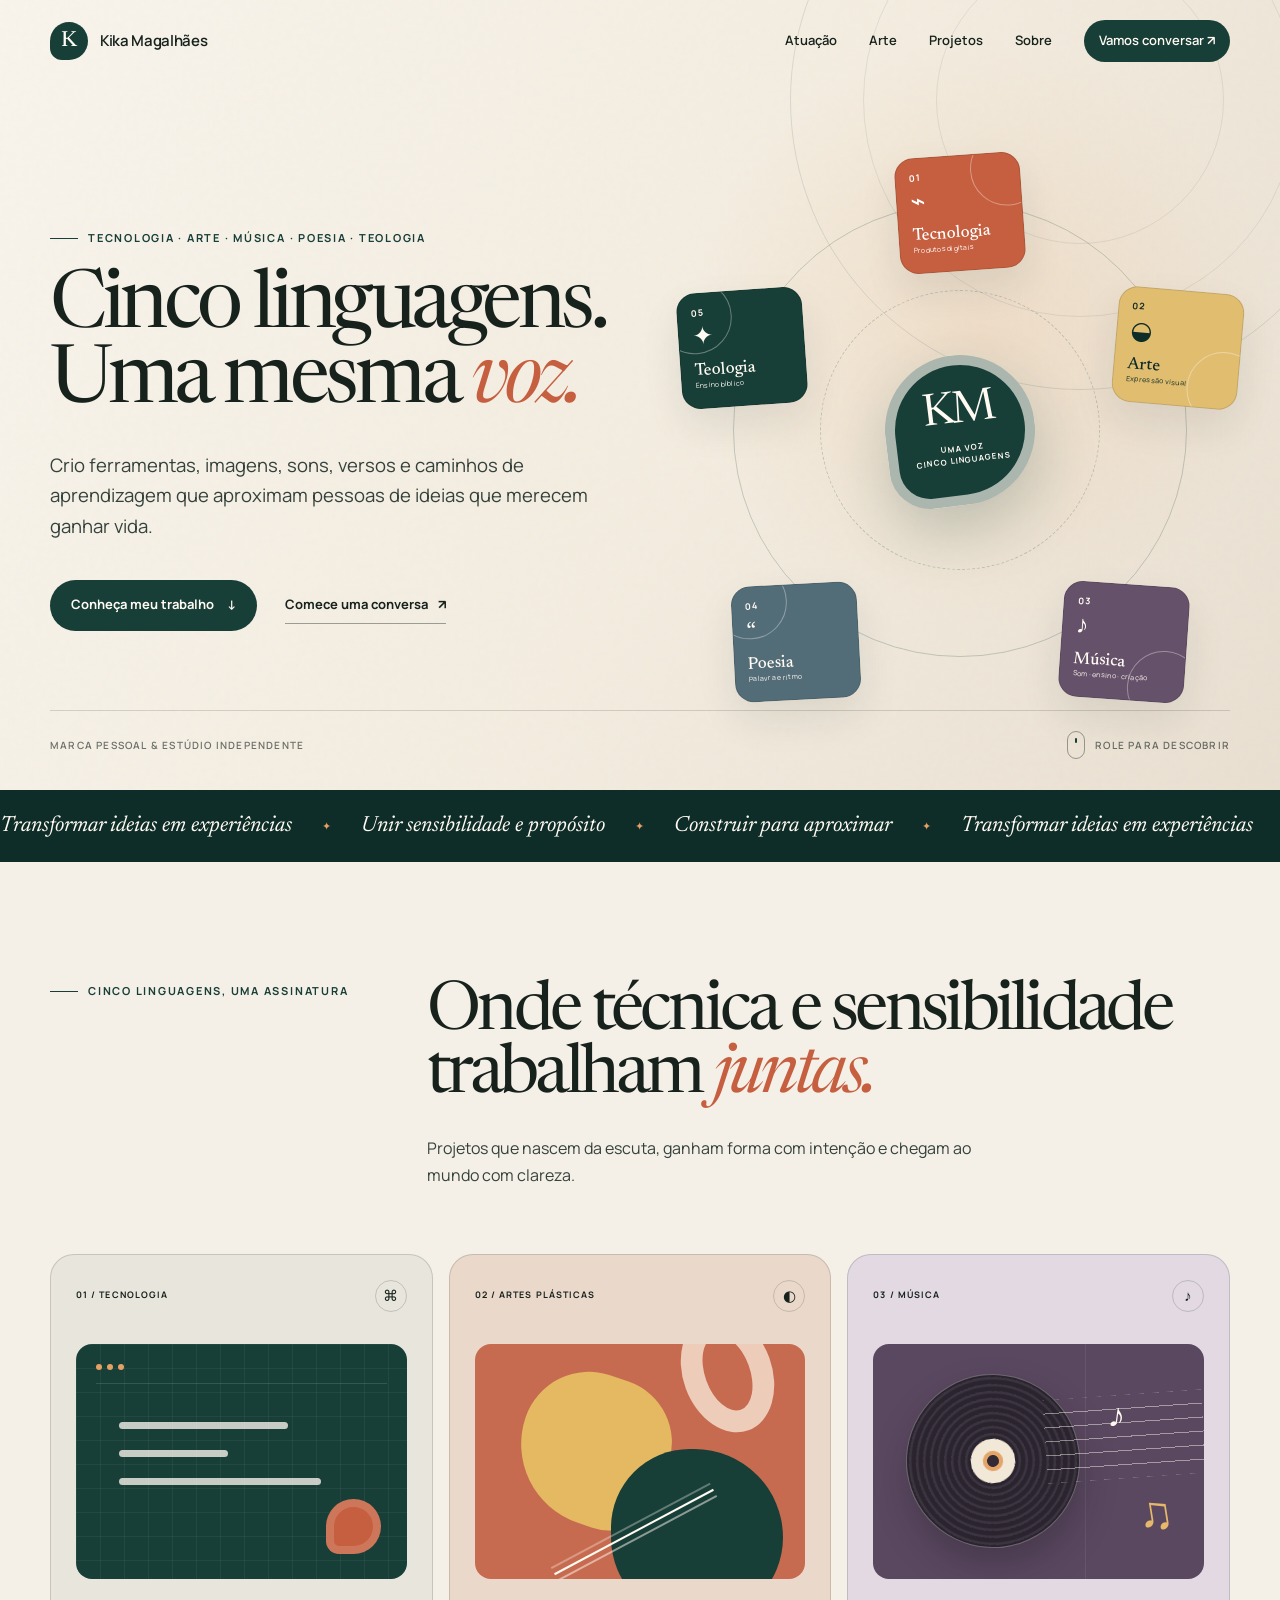
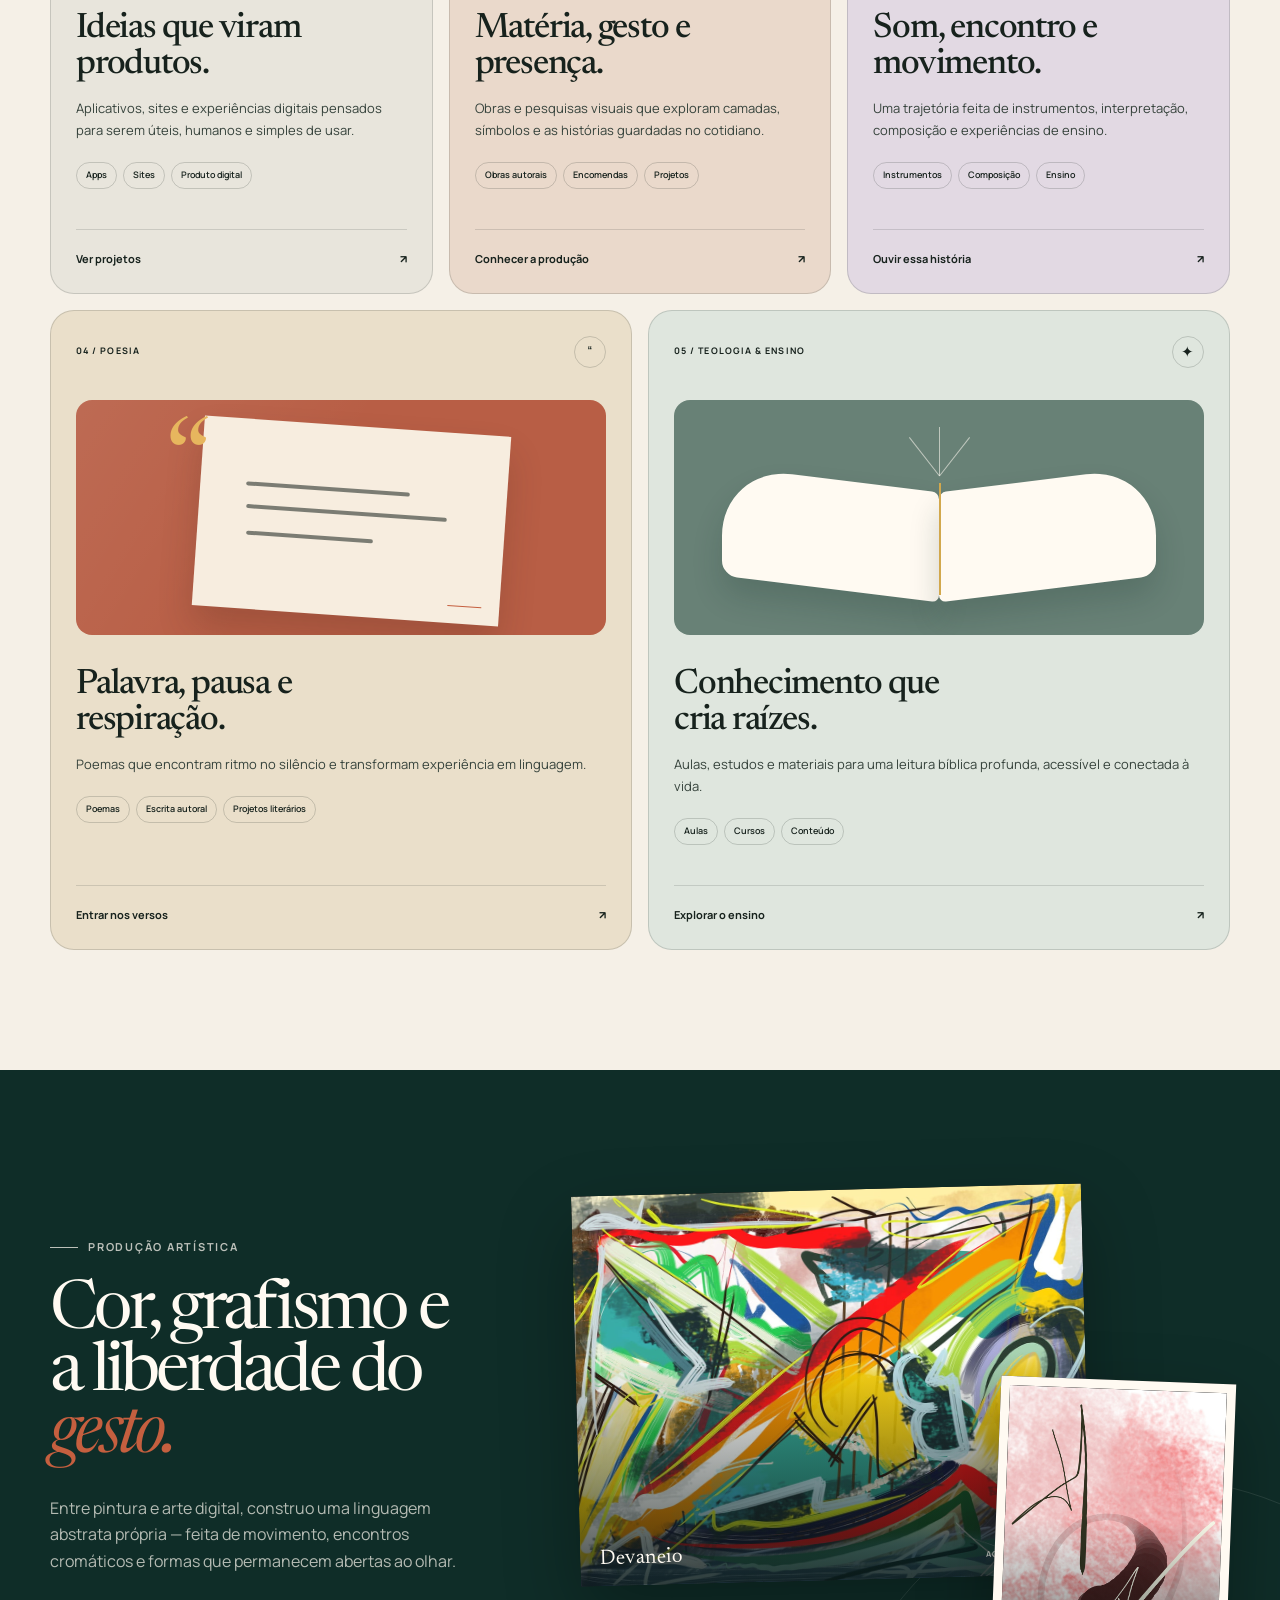
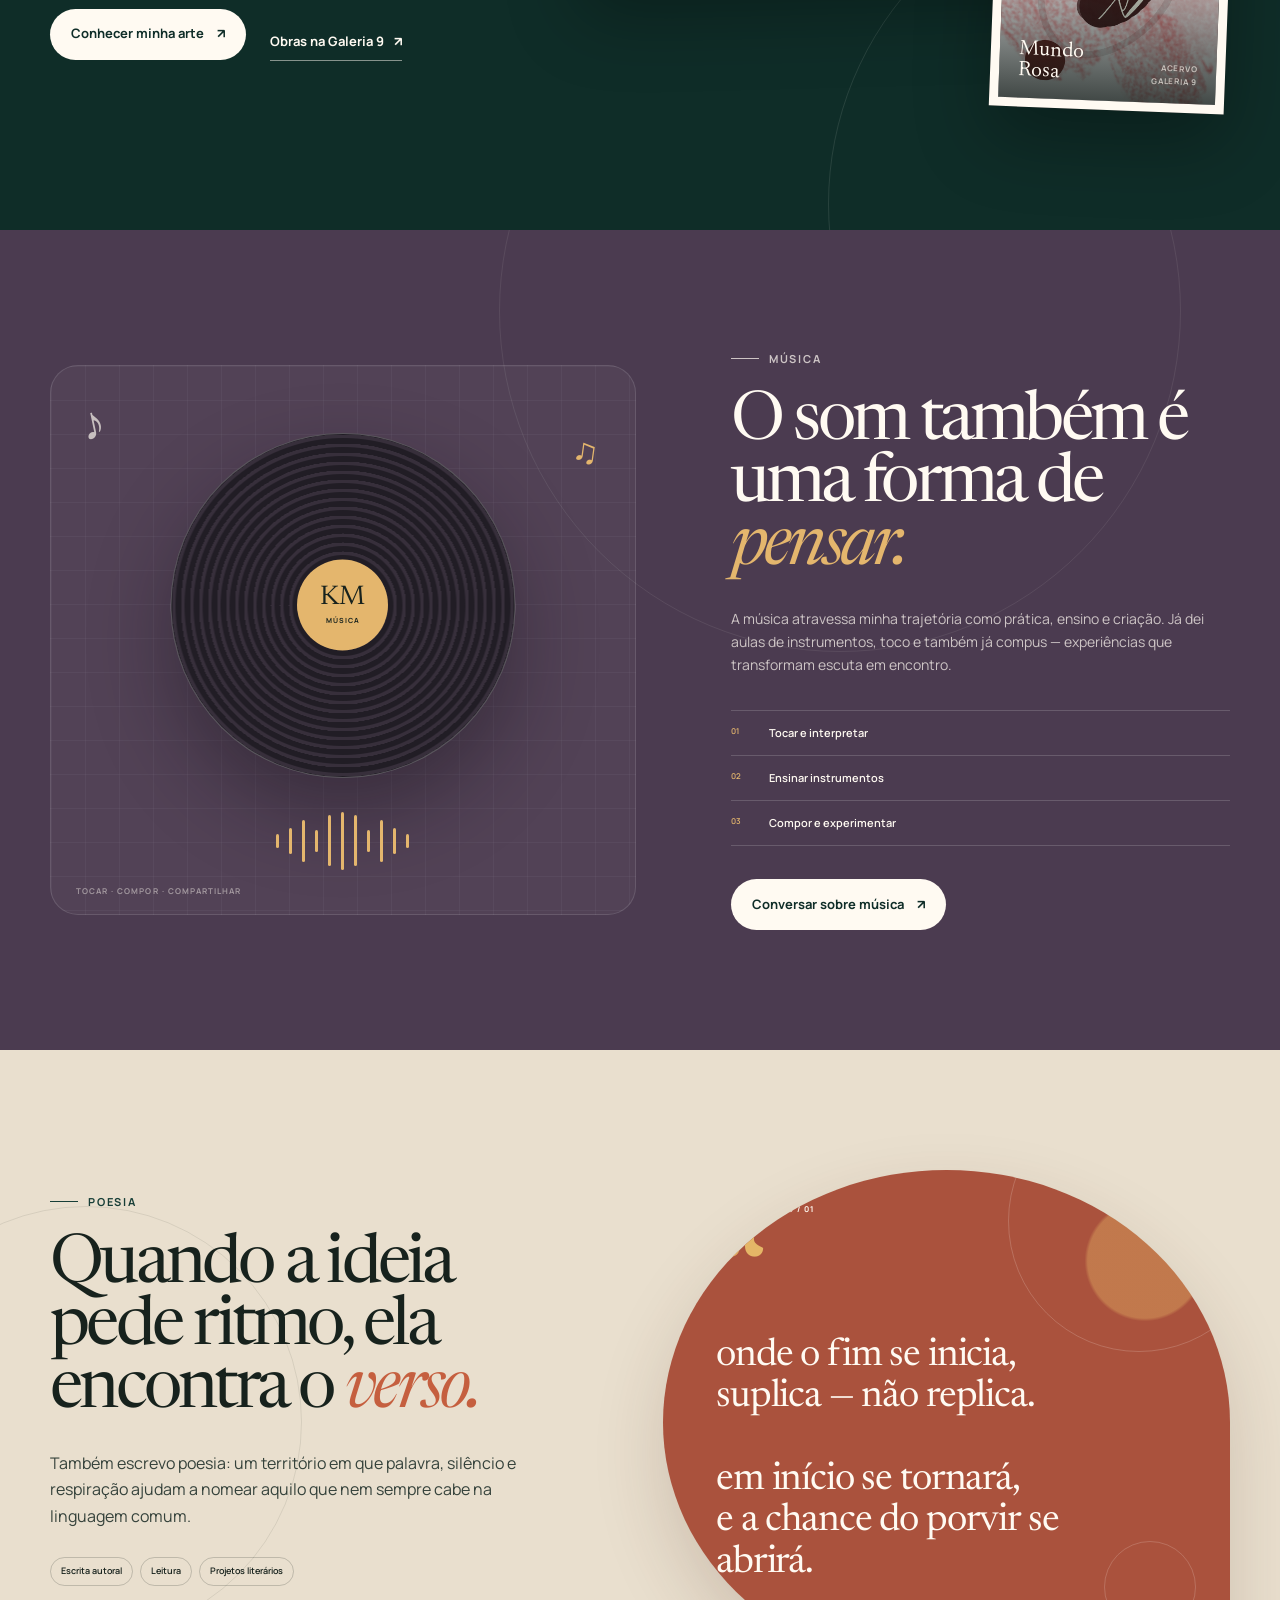
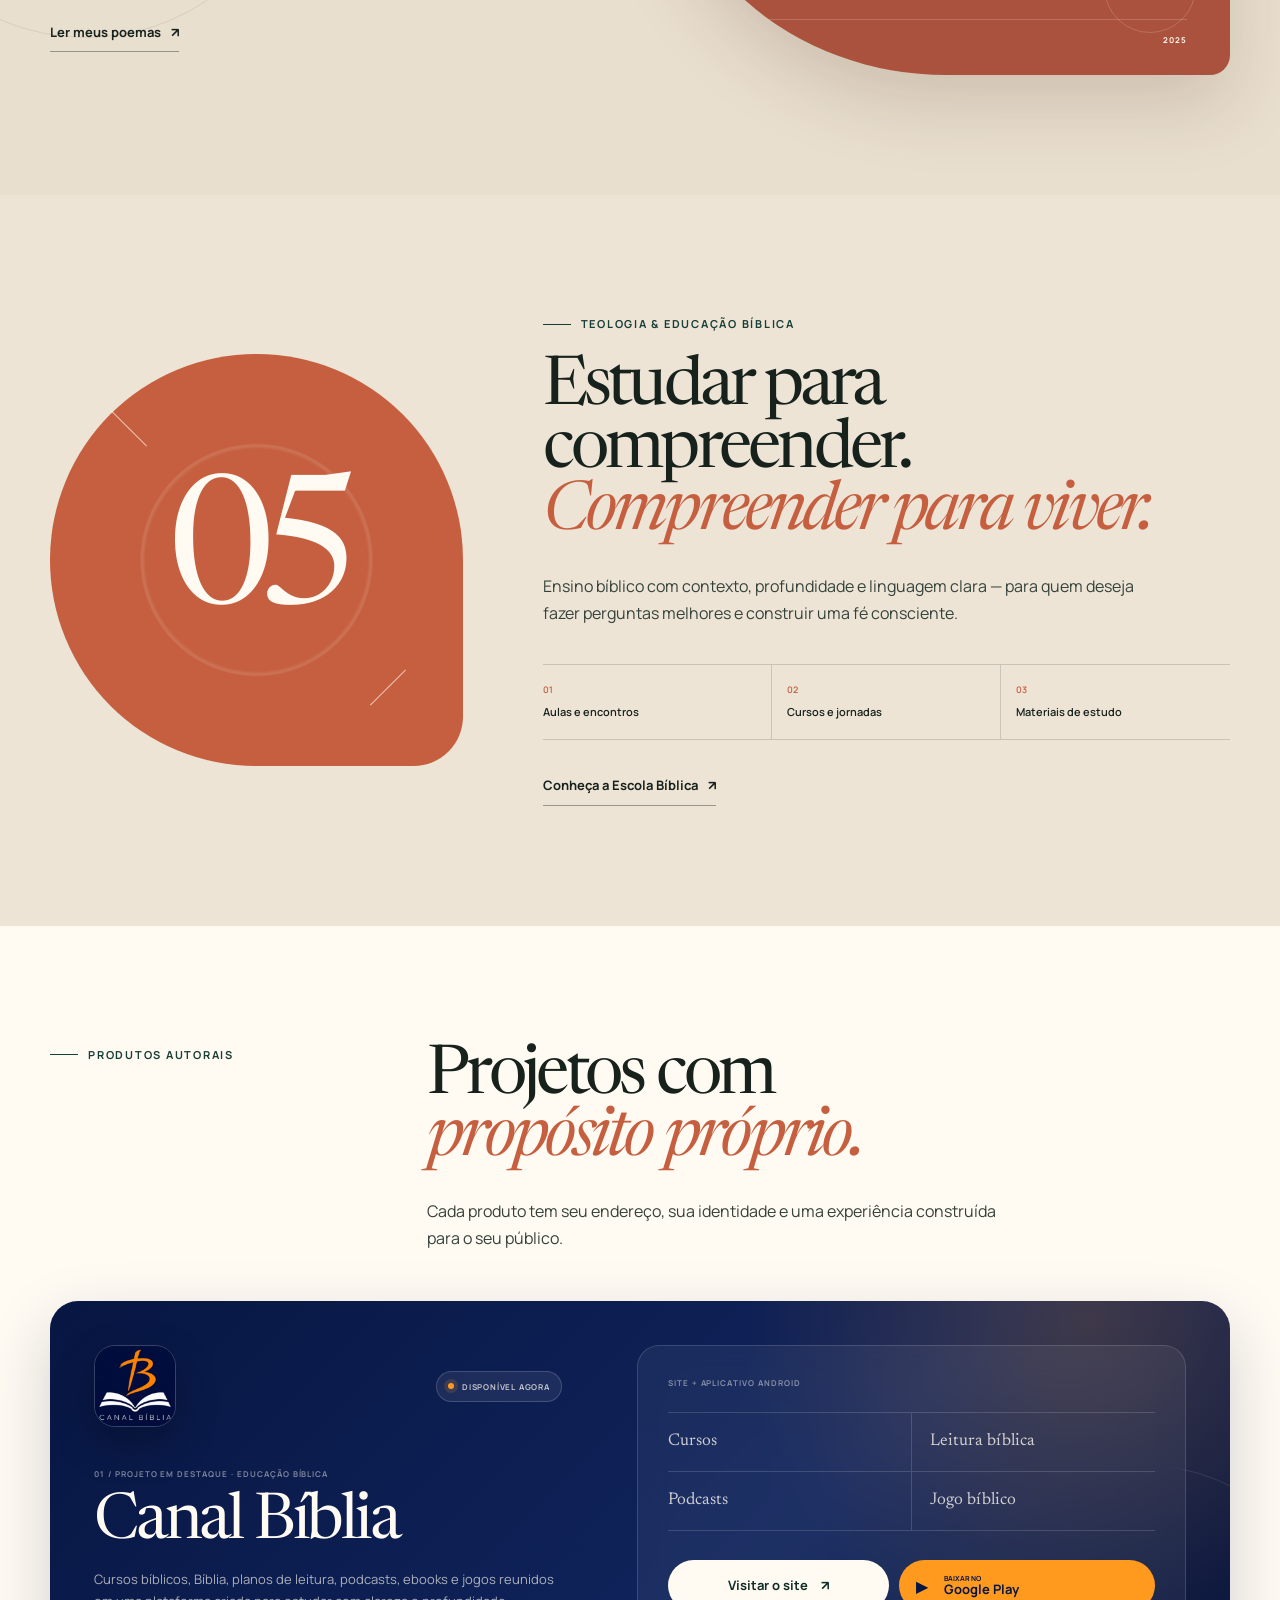
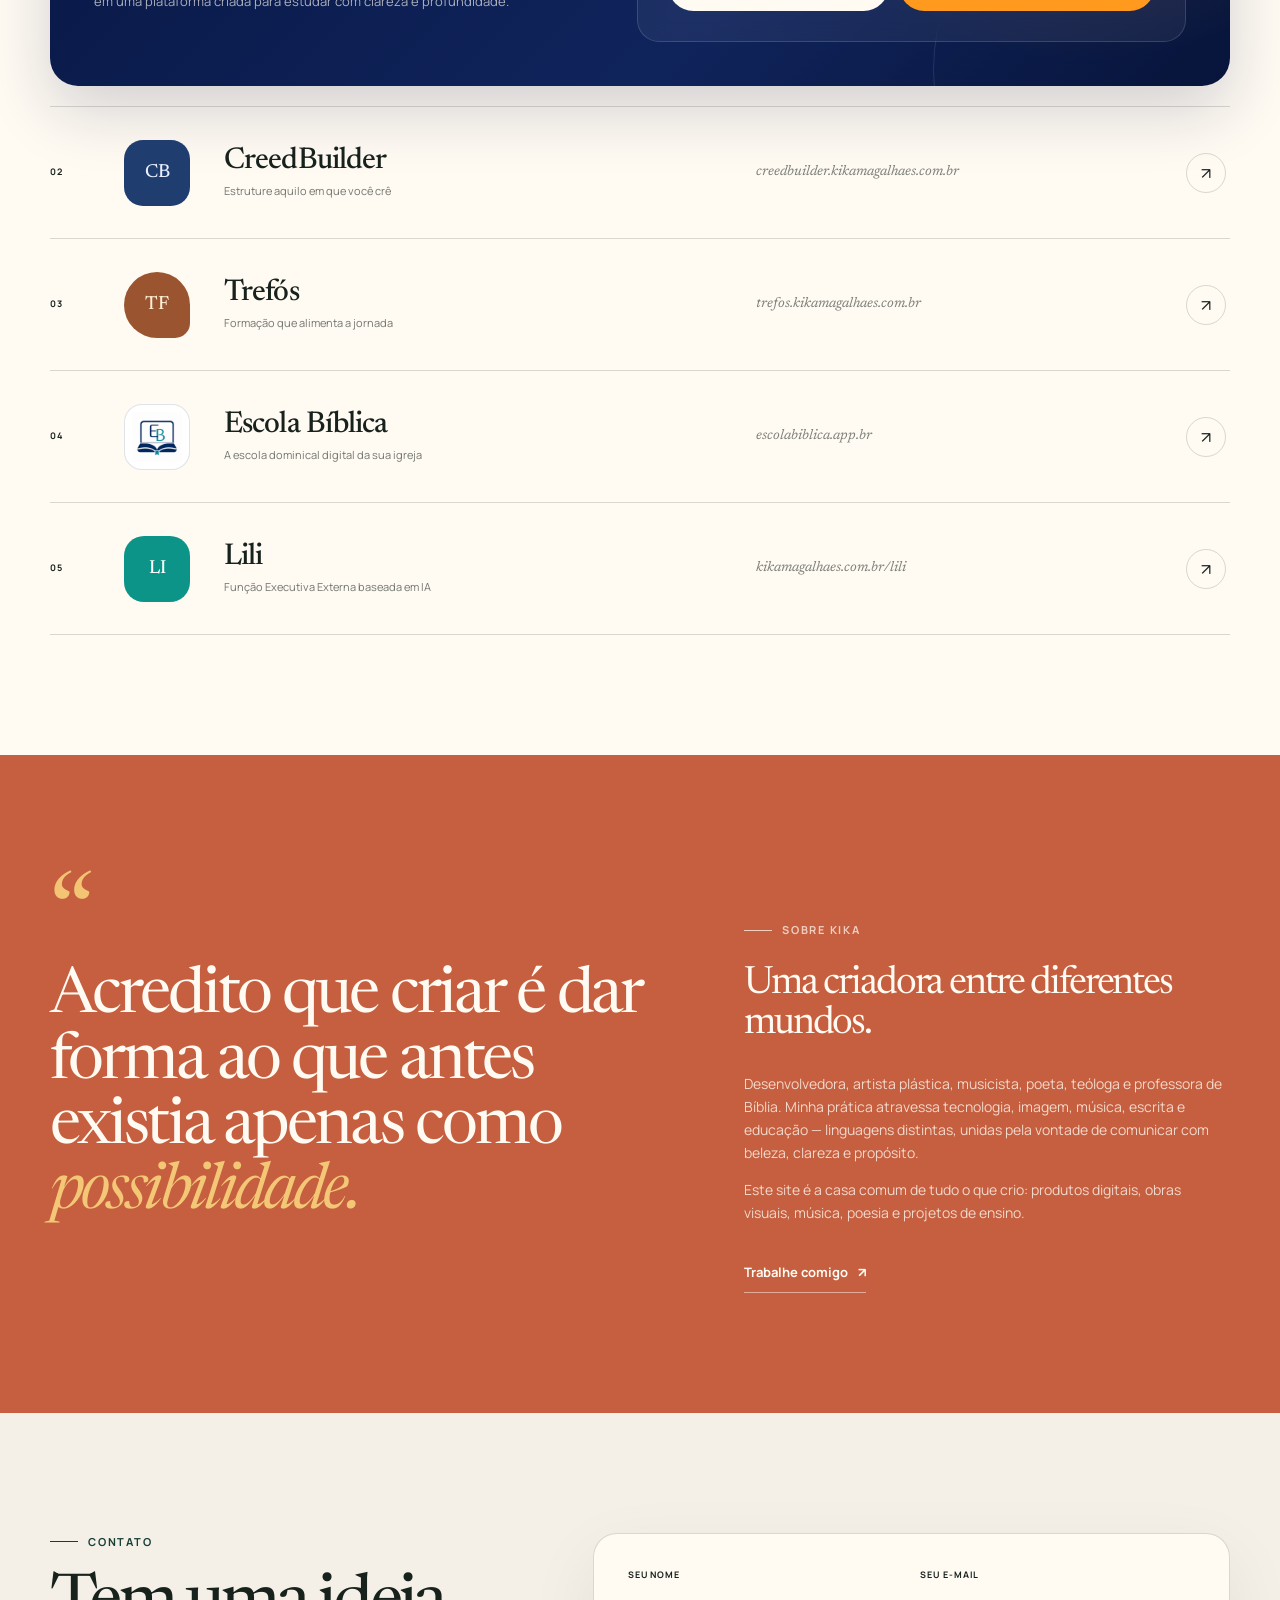
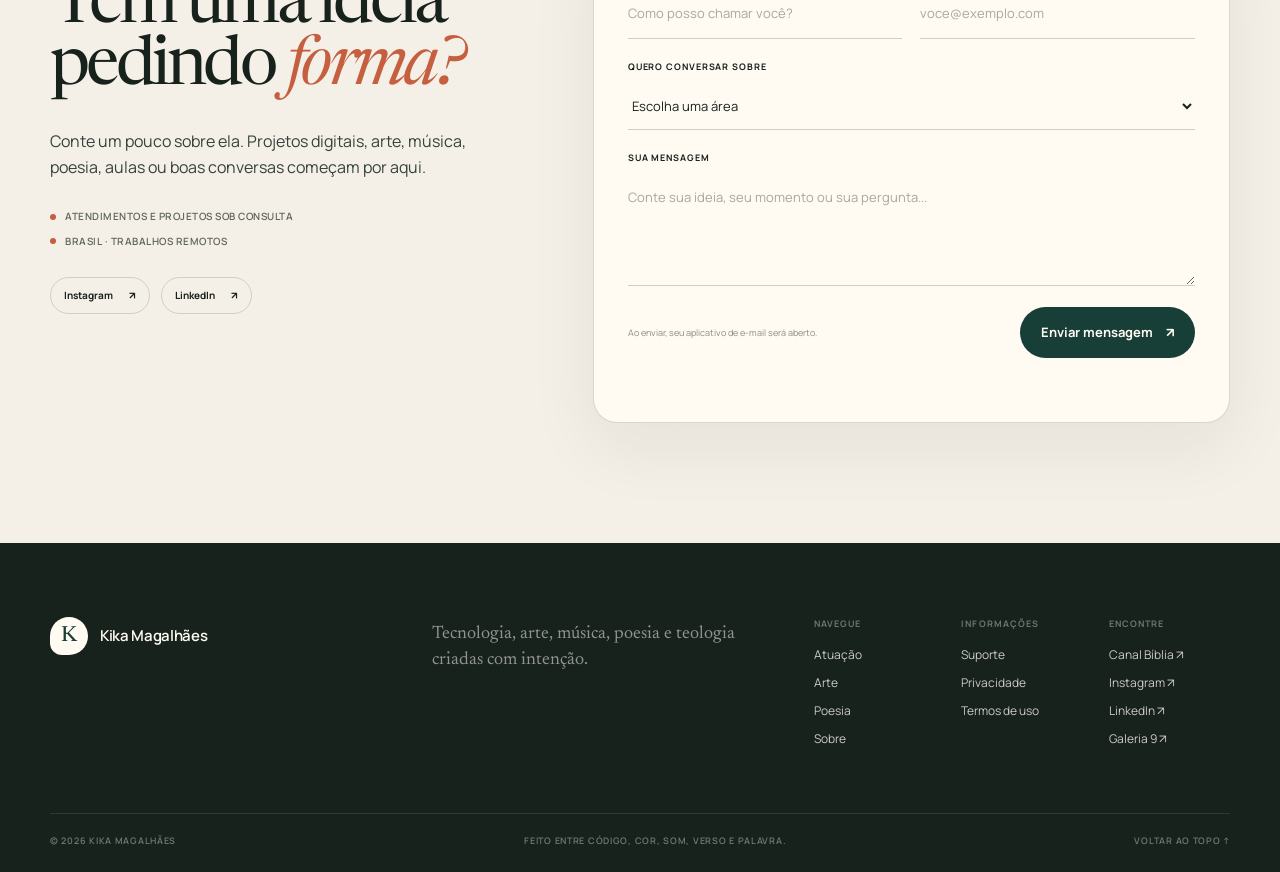
<file: index.html>
<!doctype html>
<html lang="pt-BR">
  <head>
    <meta charset="UTF-8" />
    <meta name="viewport" content="width=device-width, initial-scale=1.0" />
    <meta
      name="description"
      content="Kika Magalhães — tecnologia, artes visuais, música, poesia e teologia. Cinco linguagens reunidas em uma marca autoral."
    />
    <meta name="theme-color" content="#173e37" />
    <meta property="og:title" content="Kika Magalhães — cinco linguagens, uma mesma voz" />
    <meta
      property="og:description"
      content="Tecnologia, artes visuais, música, poesia e teologia reunidas em uma marca autoral."
    />
    <meta property="og:type" content="website" />
    <meta property="og:url" content="https://kikamagalhaes.com.br/" />
    <link rel="canonical" href="https://kikamagalhaes.com.br/" />
    <link rel="icon" href="/assets/favicon.svg" type="image/svg+xml" />
    <link rel="preconnect" href="https://fonts.googleapis.com" />
    <link rel="preconnect" href="https://fonts.gstatic.com" crossorigin />
    <link
      href="https://fonts.googleapis.com/css2?family=DM+Sans:wght@400;500;600&amp;family=Manrope:wght@400;500;600;700&amp;family=Newsreader:opsz,wght@6..72,400;6..72,500&amp;display=swap"
      rel="stylesheet"
    />
    <script>document.documentElement.classList.add('js')</script>
    <link rel="stylesheet" href="/assets/styles.css?v=20260822-4" />
    <script src="/assets/main.js?v=20260822-4" defer></script>
    <title>Kika Magalhães — Cinco linguagens, uma mesma voz</title>
  </head>

  <body class="home-page">
    <a class="skip-link" href="#conteudo">Pular para o conteúdo</a>

    <header class="site-header" data-header>
      <div class="shell header-inner">
        <a class="brand" href="#inicio" aria-label="Kika Magalhães — início">
          <span class="brand-mark" aria-hidden="true">K</span>
          <span class="brand-name">Kika Magalhães</span>
        </a>

        <button class="nav-toggle" type="button" aria-label="Abrir menu" aria-expanded="false" data-nav-toggle>
          <span></span><span></span>
        </button>

        <nav class="site-nav" aria-label="Navegação principal" data-nav>
          <a href="#caminhos">Atuação</a>
          <a href="/arte/">Arte</a>
          <a href="#projetos">Projetos</a>
          <a href="#sobre">Sobre</a>
          <a class="nav-cta" href="#contato">Vamos conversar <span aria-hidden="true">↗</span></a>
        </nav>
      </div>
    </header>

    <main id="conteudo">
      <section class="hero" id="inicio">
        <div class="hero-wash" aria-hidden="true"></div>
        <div class="shell hero-grid">
          <div class="hero-copy" data-reveal>
            <p class="eyebrow"><span></span> Tecnologia · Arte · Música · Poesia · Teologia</p>
            <h1>Cinco linguagens.<br />Uma mesma <em>voz.</em></h1>
            <p class="hero-lead">
              Crio ferramentas, imagens, sons, versos e caminhos de aprendizagem que aproximam pessoas de ideias que merecem ganhar vida.
            </p>
            <div class="hero-actions">
              <a class="button button-primary" href="#caminhos">Conheça meu trabalho <span aria-hidden="true">↓</span></a>
              <a class="text-link" href="#contato">Comece uma conversa <span aria-hidden="true">↗</span></a>
            </div>
          </div>

          <div class="hero-visual" data-reveal data-delay="1" aria-label="Cinco linguagens conectadas: tecnologia, arte, música, poesia e teologia">
            <div class="orbit orbit-one" aria-hidden="true"></div>
            <div class="orbit orbit-two" aria-hidden="true"></div>
            <div class="hero-center">
              <span class="center-monogram">KM</span>
              <span class="center-caption">uma voz<br />cinco linguagens</span>
            </div>
            <div class="orbit-card orbit-card-code">
              <span class="orbit-number">01</span>
              <span class="orbit-symbol" aria-hidden="true">⌁</span>
              <strong>Tecnologia</strong>
              <small>Produtos digitais</small>
            </div>
            <div class="orbit-card orbit-card-art">
              <span class="orbit-number">02</span>
              <span class="orbit-symbol" aria-hidden="true">◒</span>
              <strong>Arte</strong>
              <small>Expressão visual</small>
            </div>
            <div class="orbit-card orbit-card-word">
              <span class="orbit-number">05</span>
              <span class="orbit-symbol" aria-hidden="true">✦</span>
              <strong>Teologia</strong>
              <small>Ensino bíblico</small>
            </div>
            <div class="orbit-card orbit-card-music">
              <span class="orbit-number">03</span>
              <span class="orbit-symbol" aria-hidden="true">♪</span>
              <strong>Música</strong>
              <small>Som · ensino · criação</small>
            </div>
            <div class="orbit-card orbit-card-poetry">
              <span class="orbit-number">04</span>
              <span class="orbit-symbol" aria-hidden="true">“</span>
              <strong>Poesia</strong>
              <small>Palavra e ritmo</small>
            </div>
          </div>
        </div>

        <div class="hero-footer shell" data-reveal data-delay="2">
          <span>Marca pessoal &amp; estúdio independente</span>
          <span class="hero-scroll"><i aria-hidden="true"></i> Role para descobrir</span>
        </div>
      </section>

      <section class="manifesto-strip" aria-label="Manifesto">
        <div class="manifesto-track">
          <span>Transformar ideias em experiências</span><i>✦</i>
          <span>Unir sensibilidade e propósito</span><i>✦</i>
          <span>Construir para aproximar</span><i>✦</i>
          <span aria-hidden="true">Transformar ideias em experiências</span><i aria-hidden="true">✦</i>
          <span aria-hidden="true">Unir sensibilidade e propósito</span><i aria-hidden="true">✦</i>
        </div>
      </section>

      <section class="paths section" id="caminhos">
        <div class="shell">
          <div class="section-heading" data-reveal>
            <p class="eyebrow"><span></span> Cinco linguagens, uma assinatura</p>
            <div>
              <h2>Onde técnica e sensibilidade<br />trabalham <em>juntas.</em></h2>
              <p>Projetos que nascem da escuta, ganham forma com intenção e chegam ao mundo com clareza.</p>
            </div>
          </div>

          <div class="path-grid">
            <article class="path-card path-tech" data-reveal>
              <div class="path-card-top">
                <span class="path-index">01 / tecnologia</span>
                <span class="path-icon" aria-hidden="true">⌘</span>
              </div>
              <div class="path-graphic tech-graphic" aria-hidden="true">
                <span class="code-window"><i></i><i></i><i></i></span>
                <span class="code-line line-a"></span>
                <span class="code-line line-b"></span>
                <span class="code-line line-c"></span>
                <span class="code-pulse"></span>
              </div>
              <h3>Ideias que viram produtos.</h3>
              <p>Aplicativos, sites e experiências digitais pensados para serem úteis, humanos e simples de usar.</p>
              <ul class="tag-list" aria-label="Serviços de tecnologia">
                <li>Apps</li><li>Sites</li><li>Produto digital</li>
              </ul>
              <a class="card-link" href="#projetos">Ver projetos <span aria-hidden="true">↗</span></a>
            </article>

            <article class="path-card path-art" data-reveal data-delay="1">
              <div class="path-card-top">
                <span class="path-index">02 / artes plásticas</span>
                <span class="path-icon" aria-hidden="true">◐</span>
              </div>
              <div class="path-graphic art-graphic" aria-hidden="true">
                <span class="art-shape art-shape-a"></span>
                <span class="art-shape art-shape-b"></span>
                <span class="art-shape art-shape-c"></span>
                <span class="art-stroke"></span>
              </div>
              <h3>Matéria, gesto e presença.</h3>
              <p>Obras e pesquisas visuais que exploram camadas, símbolos e as histórias guardadas no cotidiano.</p>
              <ul class="tag-list" aria-label="Trabalhos em arte">
                <li>Obras autorais</li><li>Encomendas</li><li>Projetos</li>
              </ul>
              <a class="card-link" href="/arte/">Conhecer a produção <span aria-hidden="true">↗</span></a>
            </article>

            <article class="path-card path-music" data-reveal data-delay="2">
              <div class="path-card-top">
                <span class="path-index">03 / música</span>
                <span class="path-icon" aria-hidden="true">♪</span>
              </div>
              <div class="path-graphic music-graphic" aria-hidden="true">
                <span class="music-disc"><i></i></span>
                <span class="music-staff"></span>
                <span class="music-note music-note-a">♪</span>
                <span class="music-note music-note-b">♫</span>
              </div>
              <h3>Som, encontro e movimento.</h3>
              <p>Uma trajetória feita de instrumentos, interpretação, composição e experiências de ensino.</p>
              <ul class="tag-list" aria-label="Trabalhos em música">
                <li>Instrumentos</li><li>Composição</li><li>Ensino</li>
              </ul>
              <a class="card-link" href="#musica">Ouvir essa história <span aria-hidden="true">↗</span></a>
            </article>

            <article class="path-card path-poetry" data-reveal>
              <div class="path-card-top">
                <span class="path-index">04 / poesia</span>
                <span class="path-icon" aria-hidden="true">“</span>
              </div>
              <div class="path-graphic poetry-graphic" aria-hidden="true">
                <span class="poetry-sheet"></span>
                <span class="poetry-line poetry-line-a"></span>
                <span class="poetry-line poetry-line-b"></span>
                <span class="poetry-line poetry-line-c"></span>
                <span class="poetry-quote">“</span>
              </div>
              <h3>Palavra, pausa e respiração.</h3>
              <p>Poemas que encontram ritmo no silêncio e transformam experiência em linguagem.</p>
              <ul class="tag-list" aria-label="Produção em poesia">
                <li>Poemas</li><li>Escrita autoral</li><li>Projetos literários</li>
              </ul>
              <a class="card-link" href="#poesia">Entrar nos versos <span aria-hidden="true">↗</span></a>
            </article>

            <article class="path-card path-theology" data-reveal data-delay="1">
              <div class="path-card-top">
                <span class="path-index">05 / teologia &amp; ensino</span>
                <span class="path-icon" aria-hidden="true">✦</span>
              </div>
              <div class="path-graphic theology-graphic" aria-hidden="true">
                <span class="book-page page-left"></span>
                <span class="book-page page-right"></span>
                <span class="book-spine"></span>
                <span class="book-ray ray-a"></span>
                <span class="book-ray ray-b"></span>
                <span class="book-ray ray-c"></span>
              </div>
              <h3>Conhecimento que cria raízes.</h3>
              <p>Aulas, estudos e materiais para uma leitura bíblica profunda, acessível e conectada à vida.</p>
              <ul class="tag-list" aria-label="Trabalhos em teologia">
                <li>Aulas</li><li>Cursos</li><li>Conteúdo</li>
              </ul>
              <a class="card-link" href="#teologia">Explorar o ensino <span aria-hidden="true">↗</span></a>
            </article>
          </div>
        </div>
      </section>

      <section class="art-feature section" id="arte">
        <div class="shell art-feature-grid">
          <div class="art-copy" data-reveal>
            <p class="eyebrow eyebrow-light"><span></span> Produção artística</p>
            <h2>Cor, grafismo e a liberdade do <em>gesto.</em></h2>
            <p>
              Entre pintura e arte digital, construo uma linguagem abstrata própria — feita de movimento, encontros cromáticos e formas que permanecem abertas ao olhar.
            </p>
            <div class="art-actions">
              <a class="button button-light" href="/arte/">Conhecer minha arte <span aria-hidden="true">↗</span></a>
              <a class="text-link text-link-light" href="https://www.galeria9.com.br/galeria/artists/view/ID/33373/" target="_blank" rel="noopener noreferrer">Obras na Galeria 9 <span aria-hidden="true">↗</span></a>
            </div>
          </div>

          <div class="art-preview" data-reveal data-delay="1">
            <figure class="artwork-frame artwork-main">
              <img src="/assets/artworks/devaneio.jpg" alt="Obra abstrata Devaneio, de Kika Magalhães, com gestos coloridos e linhas em movimento" loading="lazy" />
              <figcaption><span>Devaneio</span><small>Acervo Galeria 9</small></figcaption>
            </figure>
            <figure class="artwork-frame artwork-small">
              <img src="/assets/artworks/mundo-rosa.jpg" alt="Obra abstrata Mundo Rosa, de Kika Magalhães, em tons rosados, vinho e preto" loading="lazy" />
              <figcaption><span>Mundo Rosa</span><small>Acervo Galeria 9</small></figcaption>
            </figure>
          </div>
        </div>
      </section>

      <section class="music-feature section" id="musica">
        <div class="shell music-feature-grid">
          <div class="music-stage" data-reveal aria-label="Representação visual de música, composição e ensino">
            <div class="sound-disc">
              <span class="sound-disc-label"><i>KM</i><small>música</small></span>
            </div>
            <div class="sound-wave" aria-hidden="true">
              <i></i><i></i><i></i><i></i><i></i><i></i><i></i><i></i><i></i><i></i><i></i>
            </div>
            <span class="stage-note stage-note-a" aria-hidden="true">♪</span>
            <span class="stage-note stage-note-b" aria-hidden="true">♫</span>
            <span class="music-stage-caption">tocar · compor · compartilhar</span>
          </div>
          <div class="music-copy" data-reveal data-delay="1">
            <p class="eyebrow eyebrow-light"><span></span> Música</p>
            <h2>O som também é uma forma de <em>pensar.</em></h2>
            <p>A música atravessa minha trajetória como prática, ensino e criação. Já dei aulas de instrumentos, toco e também já compus — experiências que transformam escuta em encontro.</p>
            <div class="music-roles">
              <span><i>01</i> Tocar e interpretar</span>
              <span><i>02</i> Ensinar instrumentos</span>
              <span><i>03</i> Compor e experimentar</span>
            </div>
            <a class="button button-light" href="#contato">Conversar sobre música <span aria-hidden="true">↗</span></a>
          </div>
        </div>
      </section>

      <section class="poetry-feature section" id="poesia">
        <div class="shell poetry-feature-grid">
          <div class="poetry-copy" data-reveal>
            <p class="eyebrow"><span></span> Poesia</p>
            <h2>Quando a ideia pede ritmo, ela encontra o <em>verso.</em></h2>
            <p>Também escrevo poesia: um território em que palavra, silêncio e respiração ajudam a nomear aquilo que nem sempre cabe na linguagem comum.</p>
            <ul class="poetry-tags" aria-label="Formas de expressão poética">
              <li>Escrita autoral</li>
              <li>Leitura</li>
              <li>Projetos literários</li>
            </ul>
            <a class="text-link text-link-dark" href="/poesia/">Ler meus poemas <span aria-hidden="true">↗</span></a>
          </div>
          <div class="poetry-preview" data-reveal data-delay="1">
            <span class="poetry-preview-index">arquivo poético / 01</span>
            <span class="poetry-preview-quote" aria-hidden="true">“</span>
            <p>onde o fim se inicia,<br />suplica — não replica.<br /><br />em início se tornará,<br />e a chance do porvir se abrirá.</p>
            <div class="poetry-preview-footer"><span>Virada</span><span>2025</span></div>
          </div>
        </div>
      </section>

      <section class="teaching section" id="teologia">
        <div class="shell teaching-grid">
          <div class="teaching-number" data-reveal aria-hidden="true">05</div>
          <div class="teaching-copy" data-reveal data-delay="1">
            <p class="eyebrow"><span></span> Teologia &amp; educação bíblica</p>
            <h2>Estudar para compreender.<br /><em>Compreender para viver.</em></h2>
            <p>
              Ensino bíblico com contexto, profundidade e linguagem clara — para quem deseja fazer perguntas melhores e construir uma fé consciente.
            </p>
            <div class="teaching-offers">
              <span><i>01</i> Aulas e encontros</span>
              <span><i>02</i> Cursos e jornadas</span>
              <span><i>03</i> Materiais de estudo</span>
            </div>
            <a class="text-link text-link-dark" href="https://escolabiblica.app.br/" target="_blank" rel="noopener noreferrer">Conheça a Escola Bíblica <span aria-hidden="true">↗</span></a>
          </div>
        </div>
      </section>

      <section class="projects section" id="projetos">
        <div class="shell">
          <div class="section-heading projects-heading" data-reveal>
            <p class="eyebrow"><span></span> Produtos autorais</p>
            <div>
              <h2>Projetos com<br /><em>propósito próprio.</em></h2>
              <p>Cada produto tem seu endereço, sua identidade e uma experiência construída para o seu público.</p>
            </div>
          </div>

          <article class="live-project" data-reveal>
            <div class="live-project-main">
              <div class="live-project-top">
                <img class="live-project-icon" src="/assets/projects/canal-biblia-icon.png" alt="" />
                <span class="live-project-status"><i aria-hidden="true"></i> Disponível agora</span>
              </div>
              <span class="live-project-kicker">01 / projeto em destaque · educação bíblica</span>
              <h3>Canal Bíblia</h3>
              <p>Cursos bíblicos, Bíblia, planos de leitura, podcasts, ebooks e jogos reunidos em uma plataforma criada para estudar com clareza e profundidade.</p>
            </div>
            <div class="live-project-panel">
              <span class="live-project-label">Site + aplicativo Android</span>
              <ul class="live-project-features" aria-label="Recursos do Canal Bíblia">
                <li>Cursos</li>
                <li>Leitura bíblica</li>
                <li>Podcasts</li>
                <li>Jogo bíblico</li>
              </ul>
              <div class="live-project-actions">
                <a class="button button-light" href="https://canalbiblia.com/" target="_blank" rel="noopener noreferrer">Visitar o site <span aria-hidden="true">↗</span></a>
                <a class="google-play-link" href="https://play.google.com/store/apps/details?id=com.canalbiblia.app" target="_blank" rel="noopener noreferrer"><span aria-hidden="true">▶</span><small>Baixar no</small><strong>Google Play</strong></a>
              </div>
            </div>
          </article>

          <div class="project-list">
            <a class="project-row project-creed" href="/creedbuilder/" data-reveal data-delay="1">
              <span class="project-number">02</span>
              <span class="project-mark" aria-hidden="true"><i>CB</i></span>
              <span class="project-name"><strong>CreedBuilder</strong><small>Estruture aquilo em que você crê</small></span>
              <span class="project-domain">creedbuilder.kikamagalhaes.com.br</span>
              <span class="project-arrow" aria-hidden="true">↗</span>
            </a>
            <a class="project-row project-trefos" href="/trefos/" data-reveal data-delay="2">
              <span class="project-number">03</span>
              <span class="project-mark" aria-hidden="true"><i>TF</i></span>
              <span class="project-name"><strong>Trefós</strong><small>Formação que alimenta a jornada</small></span>
              <span class="project-domain">trefos.kikamagalhaes.com.br</span>
              <span class="project-arrow" aria-hidden="true">↗</span>
            </a>
            <a class="project-row project-escola" href="https://escolabiblica.app.br/" target="_blank" rel="noopener noreferrer" data-reveal data-delay="2">
              <span class="project-number">04</span>
              <span class="project-mark" aria-hidden="true"><img src="/assets/projects/escola-biblica-logo.png" alt="" /></span>
              <span class="project-name"><strong>Escola Bíblica</strong><small>A escola dominical digital da sua igreja</small></span>
              <span class="project-domain">escolabiblica.app.br</span>
              <span class="project-arrow" aria-hidden="true">↗</span>
            </a>
            <a class="project-row project-lili" href="/lili/" data-reveal data-delay="1">
              <span class="project-number">05</span>
              <span class="project-mark" aria-hidden="true"><i>LI</i></span>
              <span class="project-name"><strong>Lili</strong><small>Função Executiva Externa baseada em IA</small></span>
              <span class="project-domain">kikamagalhaes.com.br/lili</span>
              <span class="project-arrow" aria-hidden="true">↗</span>
            </a>
          </div>
        </div>
      </section>

      <section class="about section" id="sobre">
        <div class="shell about-grid">
          <div class="about-statement" data-reveal>
            <span class="quote-mark" aria-hidden="true">“</span>
            <blockquote>
              Acredito que criar é dar forma ao que antes existia apenas como <em>possibilidade.</em>
            </blockquote>
          </div>
          <div class="about-copy" data-reveal data-delay="1">
            <p class="eyebrow eyebrow-light"><span></span> Sobre Kika</p>
            <h2>Uma criadora entre diferentes mundos.</h2>
            <p>
              Desenvolvedora, artista plástica, musicista, poeta, teóloga e professora de Bíblia. Minha prática atravessa tecnologia, imagem, música, escrita e educação — linguagens distintas, unidas pela vontade de comunicar com beleza, clareza e propósito.
            </p>
            <p>
              Este site é a casa comum de tudo o que crio: produtos digitais, obras visuais, música, poesia e projetos de ensino.
            </p>
            <a class="text-link text-link-light" href="#contato">Trabalhe comigo <span aria-hidden="true">↗</span></a>
          </div>
        </div>
      </section>

      <section class="contact section" id="contato">
        <div class="shell contact-grid">
          <div class="contact-copy" data-reveal>
            <p class="eyebrow"><span></span> Contato</p>
            <h2>Tem uma ideia<br />pedindo <em>forma?</em></h2>
            <p>Conte um pouco sobre ela. Projetos digitais, arte, música, poesia, aulas ou boas conversas começam por aqui.</p>
            <div class="contact-notes">
              <span><i aria-hidden="true"></i> Atendimentos e projetos sob consulta</span>
              <span><i aria-hidden="true"></i> Brasil · trabalhos remotos</span>
            </div>
            <div class="social-links" aria-label="Perfis profissionais">
              <a href="https://www.instagram.com/magalhaes.kika/" target="_blank" rel="noopener noreferrer">Instagram <span aria-hidden="true">↗</span></a>
              <a href="https://www.linkedin.com/in/kikamagalhaes/" target="_blank" rel="noopener noreferrer">LinkedIn <span aria-hidden="true">↗</span></a>
            </div>
          </div>

          <form class="contact-form" data-contact-form data-reveal data-delay="1">
            <div class="field-row">
              <label>
                <span>Seu nome</span>
                <input type="text" name="nome" autocomplete="name" placeholder="Como posso chamar você?" required />
              </label>
              <label>
                <span>Seu e-mail</span>
                <input type="email" name="email" autocomplete="email" placeholder="voce@exemplo.com" required />
              </label>
            </div>
            <label>
              <span>Quero conversar sobre</span>
              <select name="assunto" required>
                <option value="" disabled selected>Escolha uma área</option>
                <option>Tecnologia e produtos digitais</option>
                <option>Arte e trabalhos autorais</option>
                <option>Música, instrumentos e composição</option>
                <option>Poesia e projetos literários</option>
                <option>Teologia, aulas e cursos</option>
                <option>Outro assunto</option>
              </select>
            </label>
            <label>
              <span>Sua mensagem</span>
              <textarea name="mensagem" rows="4" placeholder="Conte sua ideia, seu momento ou sua pergunta..." required></textarea>
            </label>
            <div class="form-footer">
              <p>Ao enviar, seu aplicativo de e-mail será aberto.</p>
              <button class="button button-primary" type="submit">Enviar mensagem <span aria-hidden="true">↗</span></button>
            </div>
            <p class="form-status" role="status" data-form-status></p>
          </form>
        </div>
      </section>
    </main>

    <footer class="site-footer">
      <div class="shell footer-top">
        <a class="brand brand-footer" href="#inicio" aria-label="Voltar ao início">
          <span class="brand-mark">K</span>
          <span class="brand-name">Kika Magalhães</span>
        </a>
        <p>Tecnologia, arte, música, poesia e teologia<br />criadas com intenção.</p>
        <div class="footer-links">
          <div><span>Navegue</span><a href="#caminhos">Atuação</a><a href="/arte/">Arte</a><a href="/poesia/">Poesia</a><a href="#sobre">Sobre</a></div>
          <div><span>Informações</span><a href="/suporte/">Suporte</a><a href="/privacidade/">Privacidade</a><a href="/termos/">Termos de uso</a></div>
          <div><span>Encontre</span><a href="https://canalbiblia.com/" target="_blank" rel="noopener noreferrer">Canal Bíblia ↗</a><a href="https://www.instagram.com/magalhaes.kika/" target="_blank" rel="noopener noreferrer">Instagram ↗</a><a href="https://www.linkedin.com/in/kikamagalhaes/" target="_blank" rel="noopener noreferrer">LinkedIn ↗</a><a href="https://www.galeria9.com.br/galeria/artists/view/ID/33373/" target="_blank" rel="noopener noreferrer">Galeria 9 ↗</a></div>
        </div>
      </div>
      <div class="shell footer-bottom">
        <span>© <span data-year></span> Kika Magalhães</span>
        <span>Feito entre código, cor, som, verso e palavra.</span>
        <a href="#inicio">Voltar ao topo ↑</a>
      </div>
    </footer>
  </body>
</html>
</file>
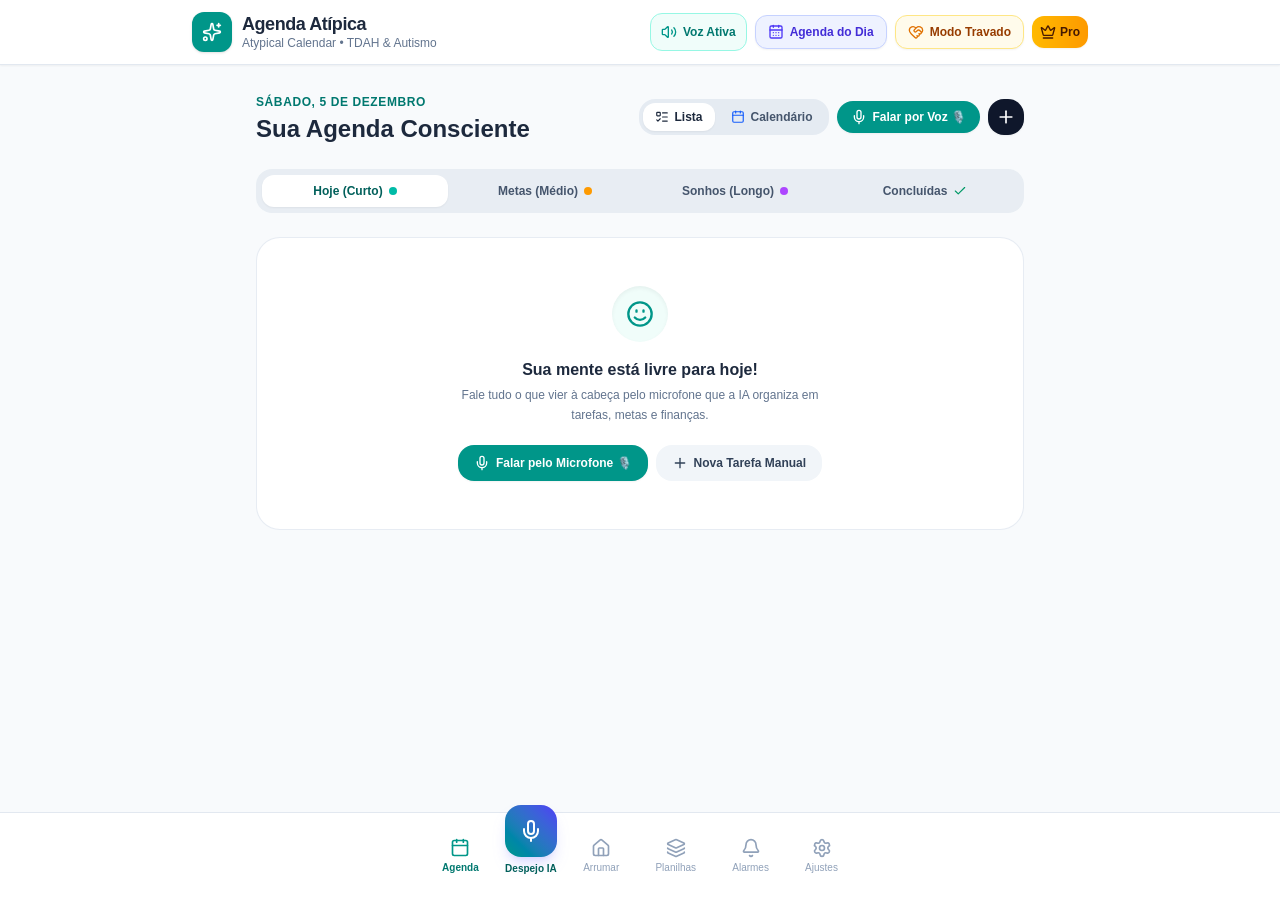
<file: agenda/index.html>
<!doctype html>
<html lang="pt-BR">
  <head>
    <meta charset="UTF-8" />
    <meta name="viewport" content="width=device-width, initial-scale=1.0, maximum-scale=1.0, user-scalable=no, viewport-fit=cover" />
    <meta name="theme-color" content="#0d9488" />
    <meta name="description" content="Agenda Atípica / Atypical Calendar - Agenda e suporte a funções executivas para autistas e TDAH" />
    <title>Agenda Atípica | Atypical Calendar</title>
    <!-- Google Identity Services for 1-click Google Sign-In & Calendar sync -->
    <script src="https://accounts.google.com/gsi/client" async defer></script>
    <script type="module" crossorigin src="./assets/index-ydZA-Z8d.js"></script>
    <link rel="stylesheet" crossorigin href="./assets/index-CbGnQT0P.css">
  </head>
  <body>
    <div id="root"></div>
  </body>
</html>
</file>
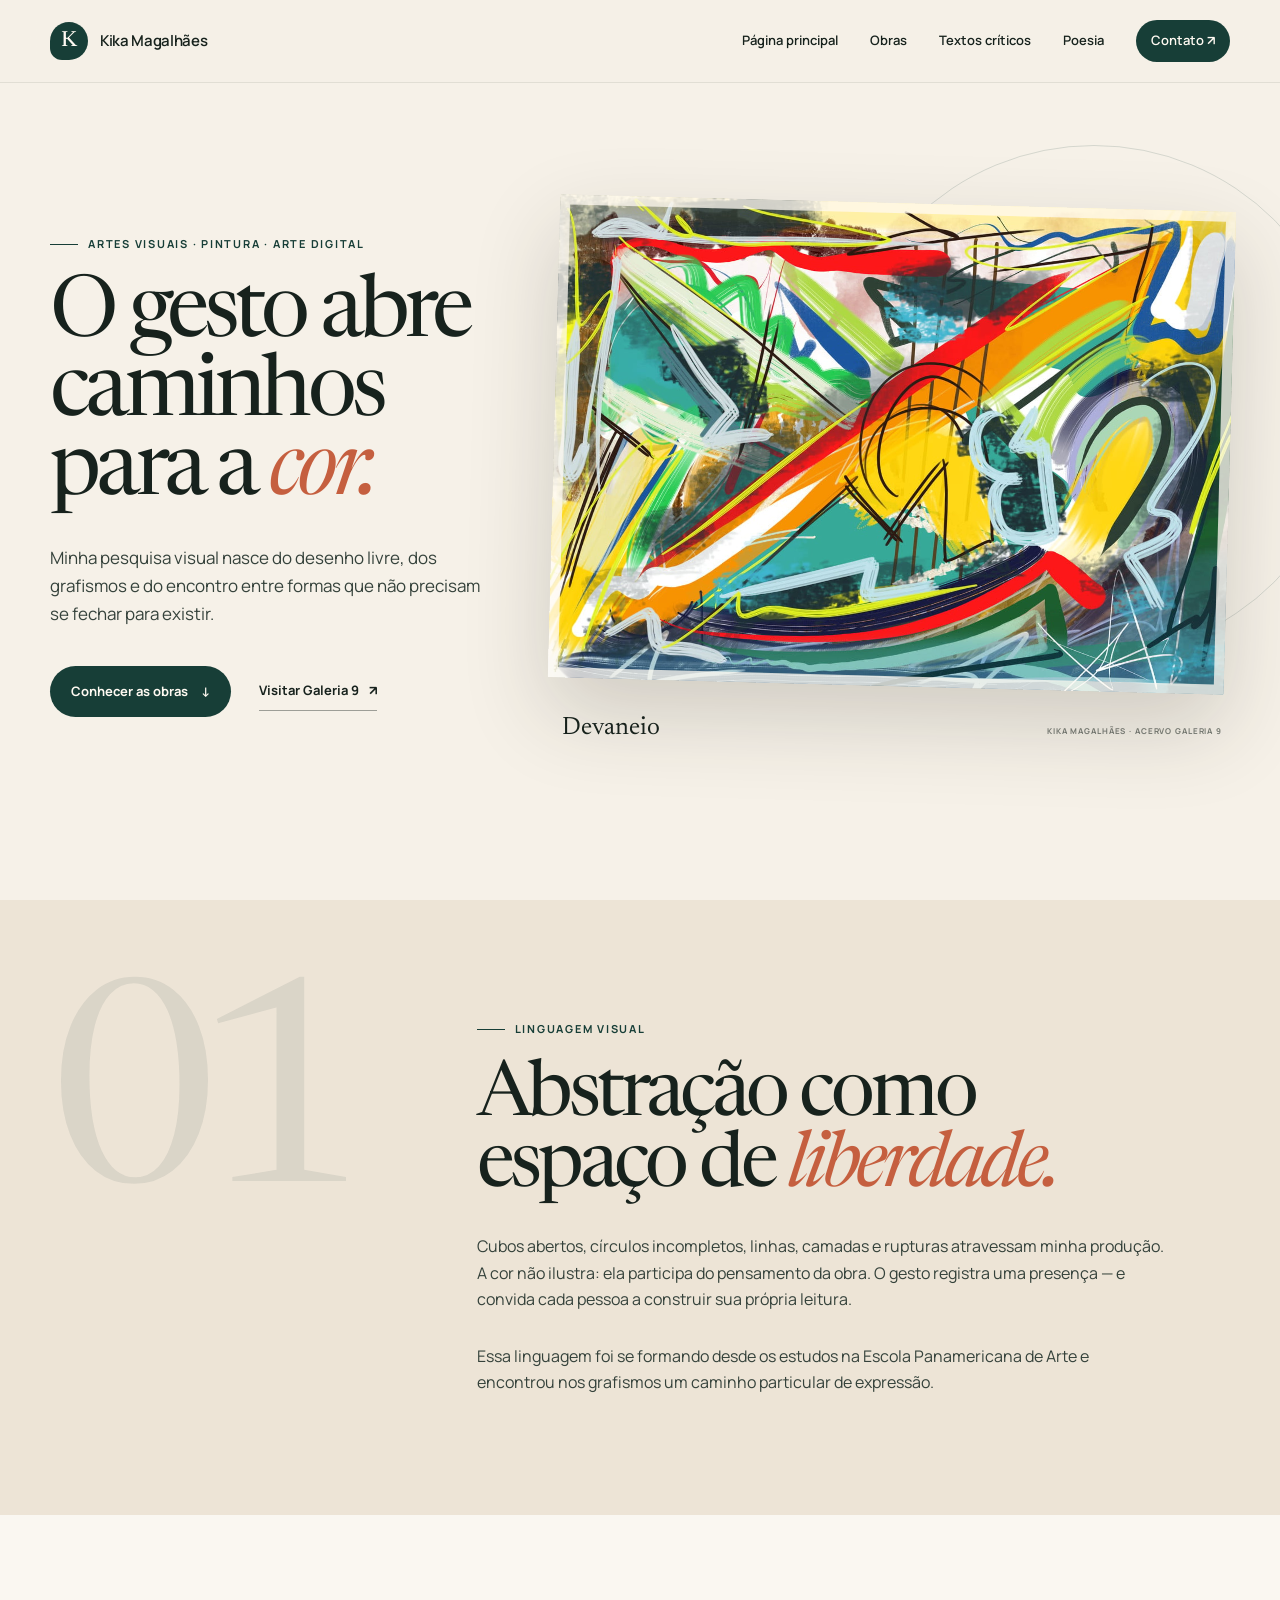
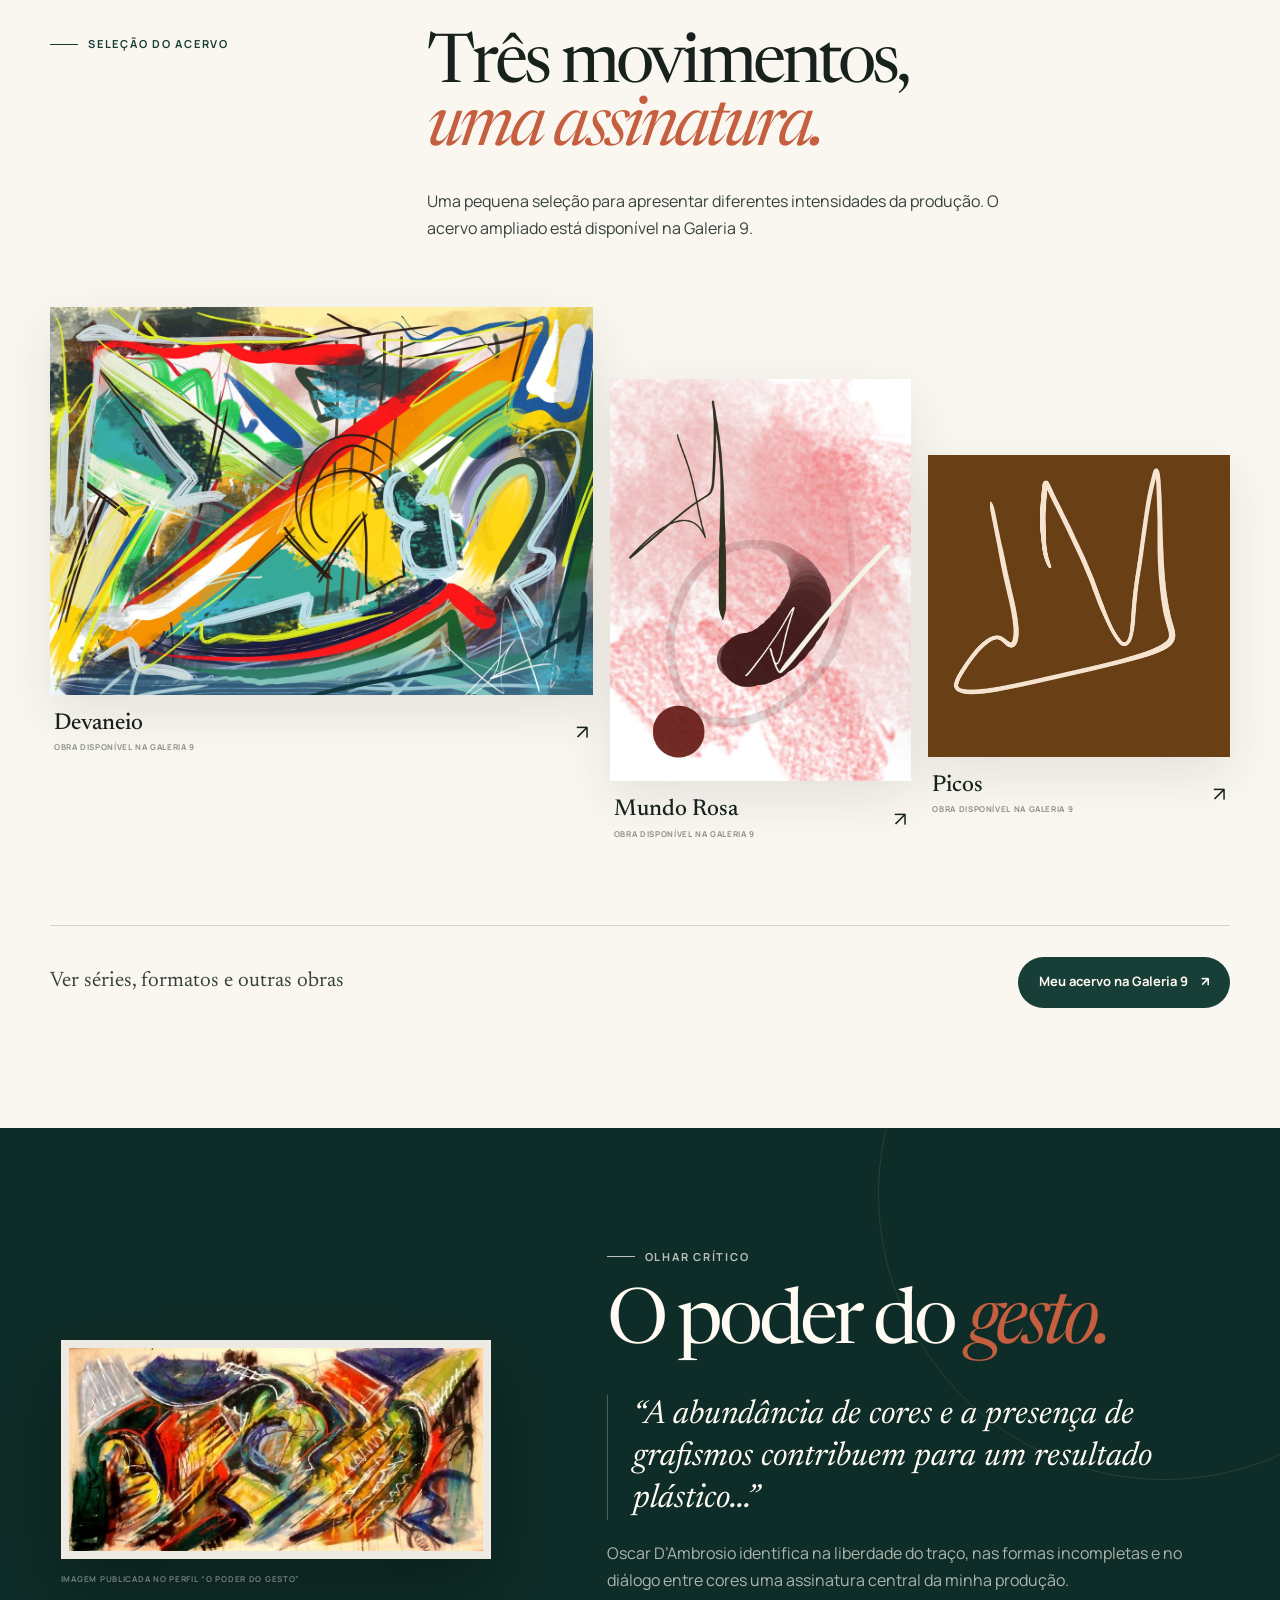
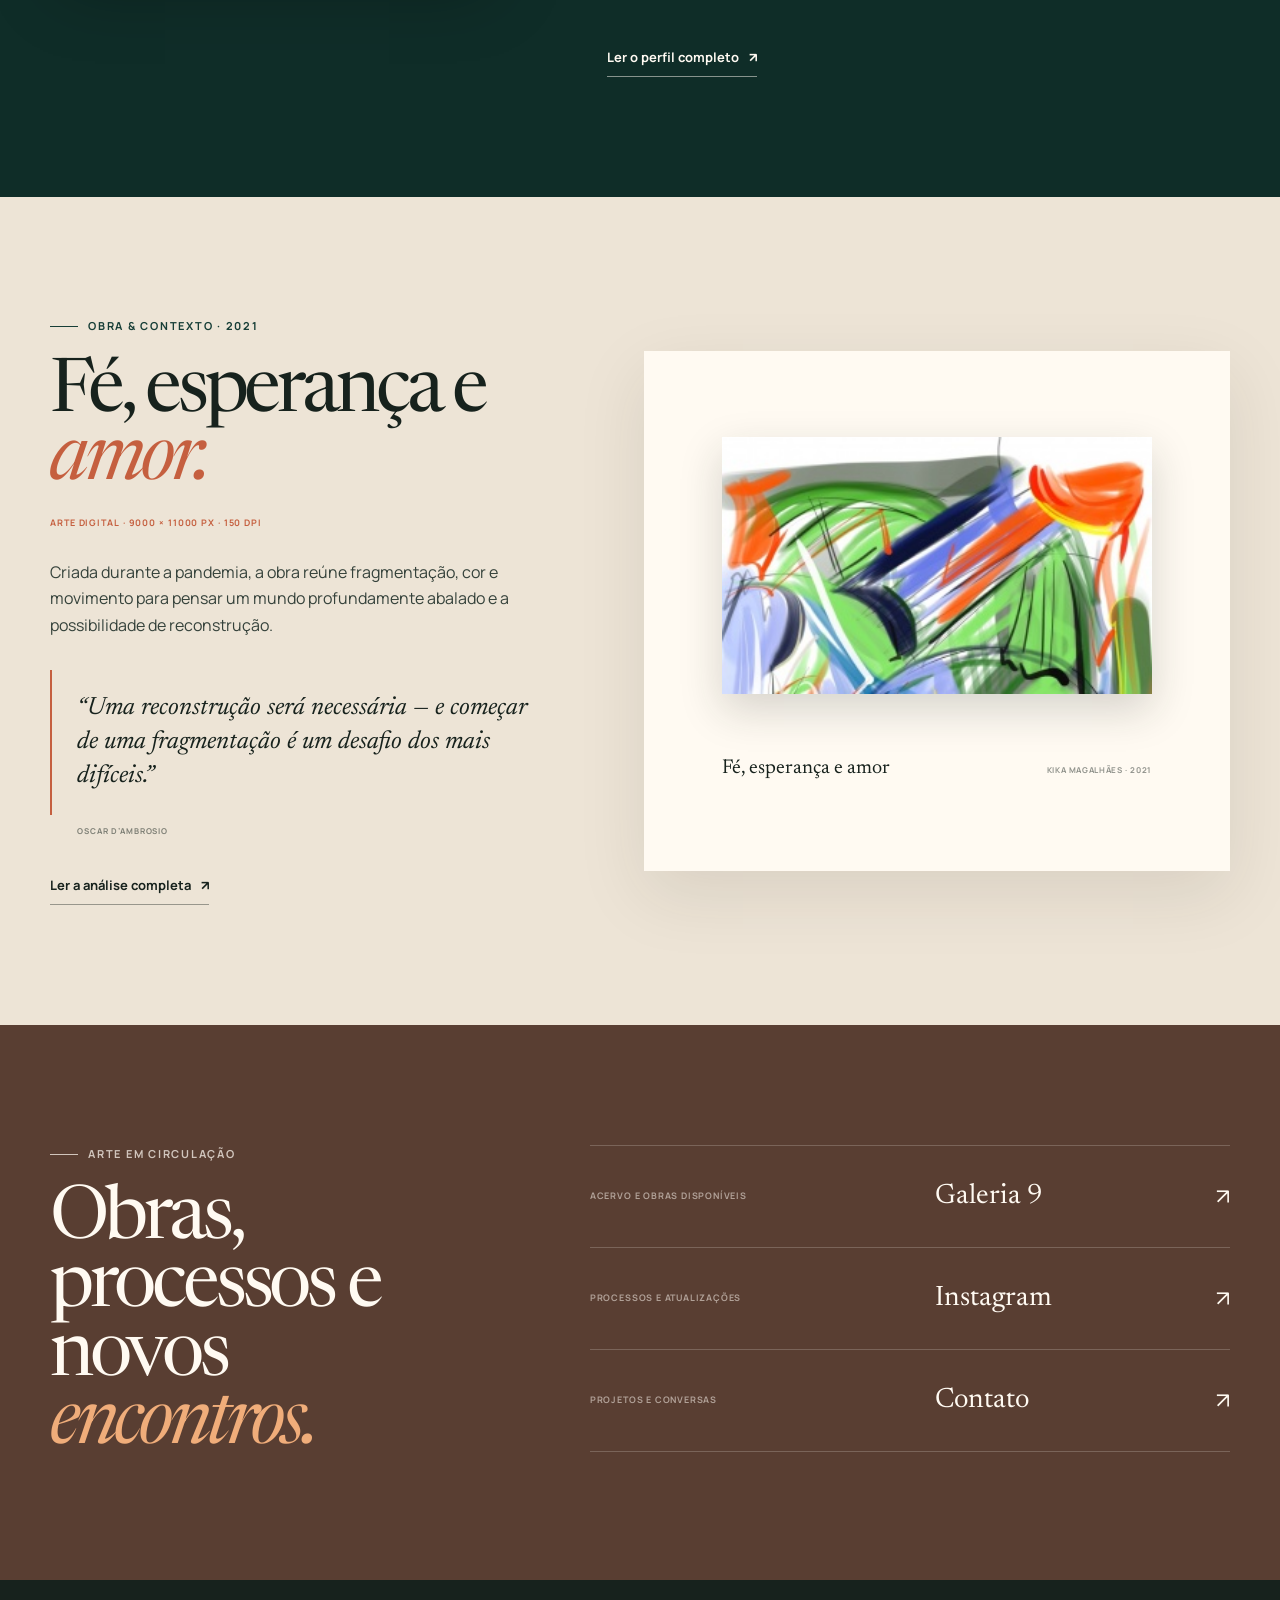
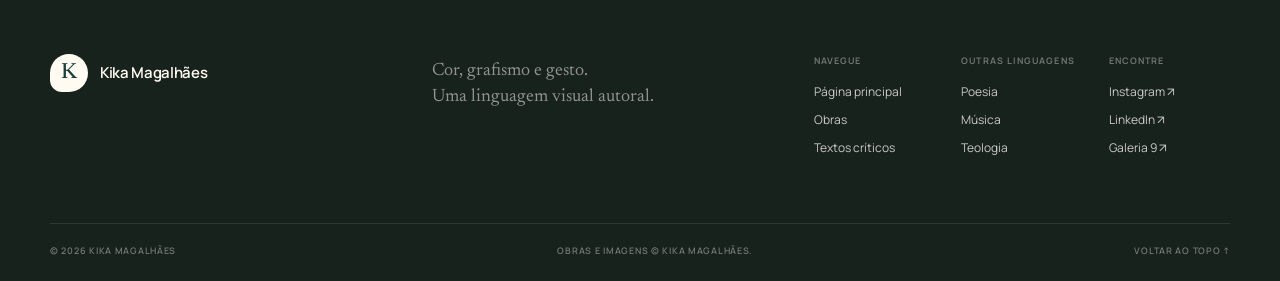
<file: arte/index.html>
<!doctype html>
<html lang="pt-BR">
  <head>
    <meta charset="UTF-8" />
    <meta name="viewport" content="width=device-width, initial-scale=1.0" />
    <meta
      name="description"
      content="Arte de Kika Magalhães — obras abstratas, pintura, grafismos e arte digital. Conheça o portfólio, o acervo na Galeria 9 e textos críticos."
    />
    <meta name="theme-color" content="#173e37" />
    <meta property="og:title" content="Kika Magalhães — Arte" />
    <meta
      property="og:description"
      content="Cor, grafismo e gesto em uma produção visual autoral."
    />
    <meta property="og:type" content="website" />
    <meta property="og:url" content="https://kikamagalhaes.com.br/arte/" />
    <meta property="og:image" content="https://kikamagalhaes.com.br/assets/artworks/devaneio.jpg" />
    <link rel="canonical" href="https://kikamagalhaes.com.br/arte/" />
    <link rel="icon" href="/assets/favicon.svg" type="image/svg+xml" />
    <link rel="preconnect" href="https://fonts.googleapis.com" />
    <link rel="preconnect" href="https://fonts.gstatic.com" crossorigin />
    <link
      href="https://fonts.googleapis.com/css2?family=DM+Sans:wght@400;500;600&amp;family=Manrope:wght@400;500;600;700&amp;family=Newsreader:opsz,wght@6..72,400;6..72,500&amp;display=swap"
      rel="stylesheet"
    />
    <script>document.documentElement.classList.add('js')</script>
    <link rel="stylesheet" href="/assets/styles.css?v=20260822-3" />
    <script src="/assets/main.js?v=20260822-3" defer></script>
    <title>Kika Magalhães — Arte, gesto e cor</title>
  </head>

  <body class="inner-page art-page">
    <a class="skip-link" href="#conteudo">Pular para o conteúdo</a>

    <header class="site-header" data-header>
      <div class="shell header-inner">
        <a class="brand" href="/" aria-label="Kika Magalhães — página principal">
          <span class="brand-mark" aria-hidden="true">K</span>
          <span class="brand-name">Kika Magalhães</span>
        </a>

        <button class="nav-toggle" type="button" aria-label="Abrir menu" aria-expanded="false" data-nav-toggle>
          <span></span><span></span>
        </button>

        <nav class="site-nav" aria-label="Navegação principal" data-nav>
          <a href="/">Página principal</a>
          <a href="#obras">Obras</a>
          <a href="#critica">Textos críticos</a>
          <a href="/poesia/">Poesia</a>
          <a class="nav-cta" href="/#contato">Contato <span aria-hidden="true">↗</span></a>
        </nav>
      </div>
    </header>

    <main id="conteudo">
      <section class="art-page-hero" id="inicio">
        <div class="shell art-page-hero-grid">
          <div class="art-page-hero-copy" data-reveal>
            <p class="eyebrow"><span></span> Artes visuais · pintura · arte digital</p>
            <h1>O gesto abre<br />caminhos para a <em>cor.</em></h1>
            <p>
              Minha pesquisa visual nasce do desenho livre, dos grafismos e do encontro entre formas que não precisam se fechar para existir.
            </p>
            <div class="hero-actions">
              <a class="button button-primary" href="#obras">Conhecer as obras <span aria-hidden="true">↓</span></a>
              <a class="text-link" href="https://www.galeria9.com.br/galeria/artists/view/ID/33373/" target="_blank" rel="noopener noreferrer">Visitar Galeria 9 <span aria-hidden="true">↗</span></a>
            </div>
          </div>

          <figure class="art-hero-figure" data-reveal data-delay="1">
            <div class="art-hero-image">
              <img src="/assets/artworks/devaneio.jpg" alt="Devaneio, obra abstrata de Kika Magalhães com cores vivas e linhas gestuais" />
            </div>
            <figcaption><span>Devaneio</span><small>Kika Magalhães · acervo Galeria 9</small></figcaption>
          </figure>
        </div>
      </section>

      <section class="art-statement section">
        <div class="shell art-statement-grid">
          <div class="art-statement-number" aria-hidden="true" data-reveal>01</div>
          <div data-reveal data-delay="1">
            <p class="eyebrow"><span></span> Linguagem visual</p>
            <h2>Abstração como espaço de <em>liberdade.</em></h2>
            <p>
              Cubos abertos, círculos incompletos, linhas, camadas e rupturas atravessam minha produção. A cor não ilustra: ela participa do pensamento da obra. O gesto registra uma presença — e convida cada pessoa a construir sua própria leitura.
            </p>
            <p>
              Essa linguagem foi se formando desde os estudos na Escola Panamericana de Arte e encontrou nos grafismos um caminho particular de expressão.
            </p>
          </div>
        </div>
      </section>

      <section class="art-catalog section" id="obras">
        <div class="shell">
          <div class="section-heading art-catalog-heading" data-reveal>
            <p class="eyebrow"><span></span> Seleção do acervo</p>
            <div>
              <h2>Três movimentos,<br /><em>uma assinatura.</em></h2>
              <p>Uma pequena seleção para apresentar diferentes intensidades da produção. O acervo ampliado está disponível na Galeria 9.</p>
            </div>
          </div>

          <div class="art-catalog-grid">
            <a class="art-catalog-card art-catalog-wide" href="https://www.galeria9.com.br/catalog/product/view/id/56044/s/devaneio/category/2/" target="_blank" rel="noopener noreferrer" data-reveal>
              <figure>
                <img src="/assets/artworks/devaneio.jpg" alt="Devaneio, obra abstrata colorida de Kika Magalhães" loading="lazy" />
                <figcaption><span><strong>Devaneio</strong><small>obra disponível na Galeria 9</small></span><i aria-hidden="true">↗</i></figcaption>
              </figure>
            </a>

            <a class="art-catalog-card art-catalog-tall" href="https://www.galeria9.com.br/catalog/product/view/id/60648/s/mundo-rosa/category/2/" target="_blank" rel="noopener noreferrer" data-reveal data-delay="1">
              <figure>
                <img src="/assets/artworks/mundo-rosa.jpg" alt="Mundo Rosa, obra abstrata de Kika Magalhães em rosa, vinho e preto" loading="lazy" />
                <figcaption><span><strong>Mundo Rosa</strong><small>obra disponível na Galeria 9</small></span><i aria-hidden="true">↗</i></figcaption>
              </figure>
            </a>

            <a class="art-catalog-card art-catalog-square" href="https://www.galeria9.com.br/catalog/product/view/id/59795/s/picos/category/2/" target="_blank" rel="noopener noreferrer" data-reveal data-delay="2">
              <figure>
                <img src="/assets/artworks/picos.jpg" alt="Picos, obra minimalista de Kika Magalhães com linha clara sobre fundo marrom" loading="lazy" />
                <figcaption><span><strong>Picos</strong><small>obra disponível na Galeria 9</small></span><i aria-hidden="true">↗</i></figcaption>
              </figure>
            </a>
          </div>

          <div class="art-catalog-cta" data-reveal>
            <span>Ver séries, formatos e outras obras</span>
            <a class="button button-primary" href="https://www.galeria9.com.br/galeria/artists/view/ID/33373/" target="_blank" rel="noopener noreferrer">Meu acervo na Galeria 9 <span aria-hidden="true">↗</span></a>
          </div>
        </div>
      </section>

      <section class="art-critical section" id="critica">
        <div class="shell art-critical-grid">
          <figure class="critical-artwork" data-reveal>
            <img src="/assets/artworks/o-poder-do-gesto.jpg" alt="Obra abstrata de Kika Magalhães reproduzida no perfil crítico O poder do gesto" loading="lazy" />
            <figcaption>Imagem publicada no perfil “O poder do gesto”</figcaption>
          </figure>
          <div class="critical-copy" data-reveal data-delay="1">
            <p class="eyebrow eyebrow-light"><span></span> Olhar crítico</p>
            <h2>O poder do <em>gesto.</em></h2>
            <blockquote>
              “A abundância de cores e a presença de grafismos contribuem para um resultado plástico...”
            </blockquote>
            <p>
              Oscar D’Ambrosio identifica na liberdade do traço, nas formas incompletas e no diálogo entre cores uma assinatura central da minha produção.
            </p>
            <a class="text-link text-link-light" href="https://oscardambrosio.com.br/artistas/642/kika-magalhaes" target="_blank" rel="noopener noreferrer">Ler o perfil completo <span aria-hidden="true">↗</span></a>
          </div>
        </div>
      </section>

      <section class="pandemic-art section">
        <div class="shell pandemic-art-grid">
          <div class="pandemic-art-copy" data-reveal>
            <p class="eyebrow"><span></span> Obra &amp; contexto · 2021</p>
            <h2>Fé, esperança e <em>amor.</em></h2>
            <p class="artwork-data">Arte digital · 9000 × 11000 px · 150 dpi</p>
            <p>
              Criada durante a pandemia, a obra reúne fragmentação, cor e movimento para pensar um mundo profundamente abalado e a possibilidade de reconstrução.
            </p>
            <blockquote>
              “Uma reconstrução será necessária — e começar de uma fragmentação é um desafio dos mais difíceis.”
            </blockquote>
            <cite>Oscar D’Ambrosio</cite>
            <a class="text-link text-link-dark" href="https://oscardambrosio.com.br/textos/3443/projeto-o-que-aprendemos-com-a-pandemia?-31-?-kika-magalhaes" target="_blank" rel="noopener noreferrer">Ler a análise completa <span aria-hidden="true">↗</span></a>
          </div>
          <figure class="pandemic-art-figure" data-reveal data-delay="1">
            <img src="/assets/artworks/fe-esperanca-amor-2021.jpg" alt="Fé, esperança e amor, arte digital abstrata de Kika Magalhães, 2021" loading="lazy" />
            <figcaption><span>Fé, esperança e amor</span><small>Kika Magalhães · 2021</small></figcaption>
          </figure>
        </div>
      </section>

      <section class="art-presence section">
        <div class="shell art-presence-grid">
          <div data-reveal>
            <p class="eyebrow eyebrow-light"><span></span> Arte em circulação</p>
            <h2>Obras, processos e novos <em>encontros.</em></h2>
          </div>
          <div class="art-presence-links" data-reveal data-delay="1">
            <a href="https://www.galeria9.com.br/galeria/artists/view/ID/33373/" target="_blank" rel="noopener noreferrer"><span>Acervo e obras disponíveis</span><strong>Galeria 9</strong><i aria-hidden="true">↗</i></a>
            <a href="https://www.instagram.com/magalhaes.kika/" target="_blank" rel="noopener noreferrer"><span>Processos e atualizações</span><strong>Instagram</strong><i aria-hidden="true">↗</i></a>
            <a href="/#contato"><span>Projetos e conversas</span><strong>Contato</strong><i aria-hidden="true">↗</i></a>
          </div>
        </div>
      </section>
    </main>

    <footer class="site-footer">
      <div class="shell footer-top">
        <a class="brand brand-footer" href="/" aria-label="Kika Magalhães — página principal">
          <span class="brand-mark">K</span><span class="brand-name">Kika Magalhães</span>
        </a>
        <p>Cor, grafismo e gesto.<br />Uma linguagem visual autoral.</p>
        <div class="footer-links">
          <div><span>Navegue</span><a href="/">Página principal</a><a href="#obras">Obras</a><a href="#critica">Textos críticos</a></div>
          <div><span>Outras linguagens</span><a href="/poesia/">Poesia</a><a href="/#musica">Música</a><a href="/#teologia">Teologia</a></div>
          <div><span>Encontre</span><a href="https://www.instagram.com/magalhaes.kika/" target="_blank" rel="noopener noreferrer">Instagram ↗</a><a href="https://www.linkedin.com/in/kikamagalhaes/" target="_blank" rel="noopener noreferrer">LinkedIn ↗</a><a href="https://www.galeria9.com.br/galeria/artists/view/ID/33373/" target="_blank" rel="noopener noreferrer">Galeria 9 ↗</a></div>
        </div>
      </div>
      <div class="shell footer-bottom">
        <span>© <span data-year></span> Kika Magalhães</span>
        <span>Obras e imagens © Kika Magalhães.</span>
        <a href="#inicio">Voltar ao topo ↑</a>
      </div>
    </footer>
  </body>
</html>
</file>
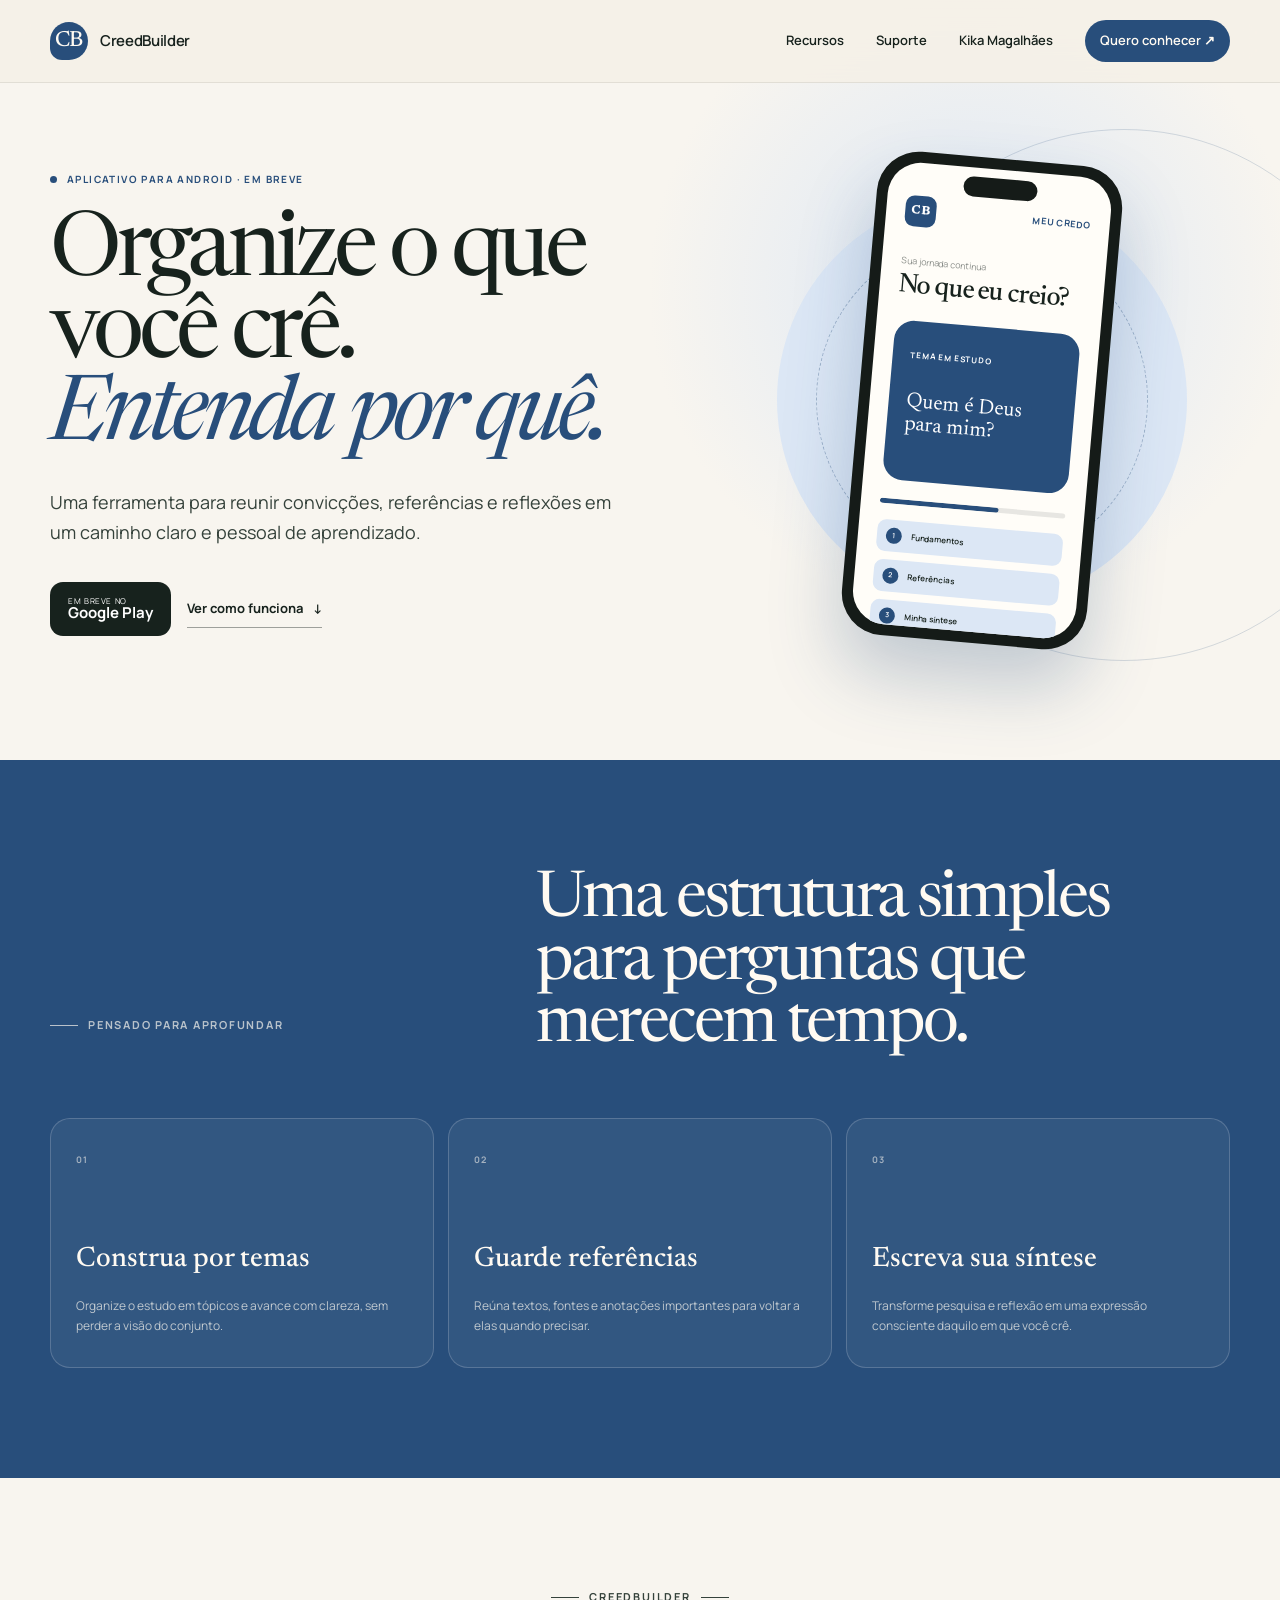
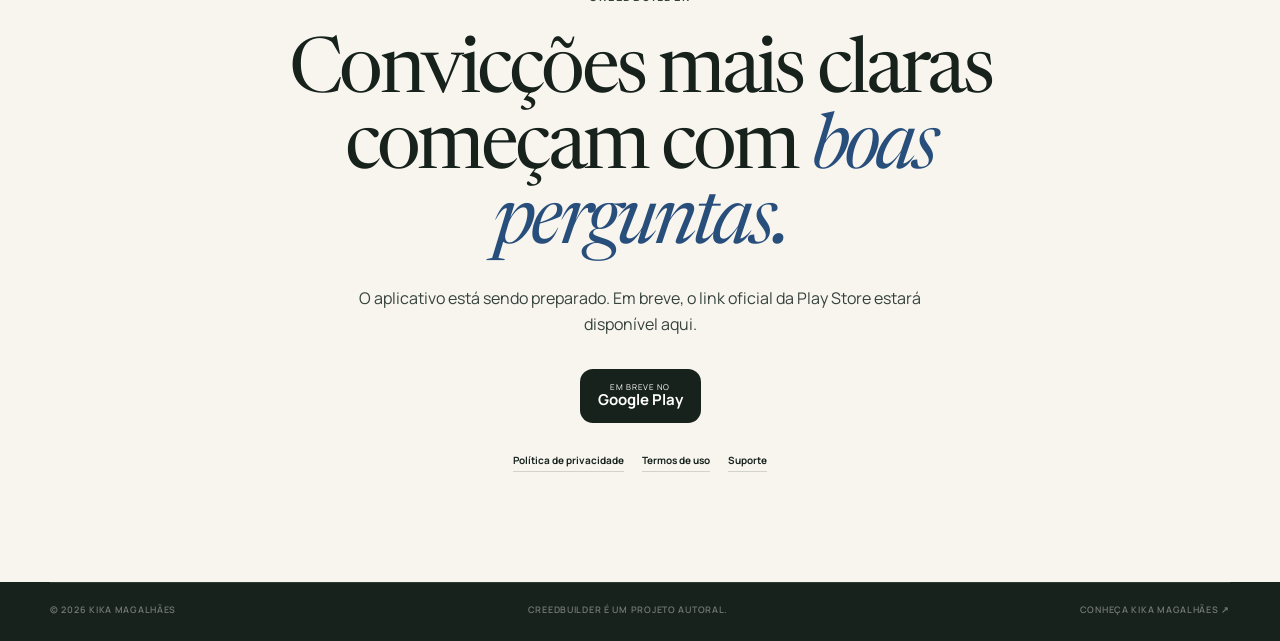
<file: creedbuilder/index.html>
<!doctype html>
<html lang="pt-BR">
  <head>
    <meta charset="UTF-8" />
    <meta name="viewport" content="width=device-width, initial-scale=1.0" />
    <meta name="description" content="CreedBuilder — organize, compreenda e expresse aquilo em que você crê." />
    <meta name="theme-color" content="#284e7b" />
    <link rel="canonical" href="https://creedbuilder.kikamagalhaes.com.br/" />
    <link rel="icon" href="/assets/favicon.svg" type="image/svg+xml" />
    <link rel="preconnect" href="https://fonts.googleapis.com" />
    <link rel="preconnect" href="https://fonts.gstatic.com" crossorigin />
    <link href="https://fonts.googleapis.com/css2?family=Manrope:wght@400;500;600;700&amp;family=Newsreader:opsz,wght@6..72,400;6..72,500&amp;display=swap" rel="stylesheet" />
    <script>document.documentElement.classList.add('js')</script>
    <link rel="stylesheet" href="/assets/styles.css?v=20260822" />
    <script src="/assets/main.js?v=20260822" defer></script>
    <title>CreedBuilder — Estruture aquilo em que você crê</title>
  </head>
  <body class="product-page inner-page">
    <a class="skip-link" href="#conteudo">Pular para o conteúdo</a>
    <header class="site-header product-header" data-header>
      <div class="shell header-inner">
        <a class="brand" href="/creedbuilder/" aria-label="CreedBuilder — início">
          <span class="brand-mark" aria-hidden="true">CB</span><span class="brand-name">CreedBuilder</span>
        </a>
        <button class="nav-toggle" type="button" aria-label="Abrir menu" aria-expanded="false" data-nav-toggle><span></span><span></span></button>
        <nav class="site-nav" aria-label="Navegação" data-nav>
          <a href="#recursos">Recursos</a><a href="/suporte/?produto=creedbuilder">Suporte</a><a href="/">Kika Magalhães</a>
          <a class="nav-cta" href="#baixar">Quero conhecer <span aria-hidden="true">↗</span></a>
        </nav>
      </div>
    </header>

    <main id="conteudo">
      <section class="product-hero">
        <div class="shell product-hero-grid">
          <div data-reveal>
            <span class="product-badge">Aplicativo para Android · em breve</span>
            <h1>Organize o que você crê. <em>Entenda por quê.</em></h1>
            <p class="product-lead">Uma ferramenta para reunir convicções, referências e reflexões em um caminho claro e pessoal de aprendizado.</p>
            <div class="product-actions">
              <a class="store-button" href="#" data-coming-soon><small>Em breve no</small><strong>Google Play</strong></a>
              <a class="text-link" href="#recursos">Ver como funciona <span aria-hidden="true">↓</span></a>
            </div>
          </div>
          <div class="phone-stage" data-reveal data-delay="1" aria-label="Prévia ilustrativa da interface do CreedBuilder">
            <div class="phone">
              <div class="phone-screen">
                <div class="app-mini-header"><span class="app-mini-logo">CB</span><span>meu credo</span></div>
                <p class="screen-greeting">Sua jornada continua</p>
                <h2 class="screen-title">No que eu creio?</h2>
                <div class="screen-card"><small>Tema em estudo</small><p>Quem é Deus<br />para mim?</p></div>
                <div class="screen-progress"></div>
                <div class="screen-list"><span><i>1</i> Fundamentos</span><span><i>2</i> Referências</span><span><i>3</i> Minha síntese</span></div>
              </div>
            </div>
          </div>
        </div>
      </section>

      <section class="feature-section" id="recursos">
        <div class="shell">
          <div class="feature-heading" data-reveal>
            <p class="eyebrow"><span></span> Pensado para aprofundar</p>
            <h2>Uma estrutura simples para perguntas que merecem tempo.</h2>
          </div>
          <div class="feature-grid">
            <article class="feature-card" data-reveal><span>01</span><h3>Construa por temas</h3><p>Organize o estudo em tópicos e avance com clareza, sem perder a visão do conjunto.</p></article>
            <article class="feature-card" data-reveal data-delay="1"><span>02</span><h3>Guarde referências</h3><p>Reúna textos, fontes e anotações importantes para voltar a elas quando precisar.</p></article>
            <article class="feature-card" data-reveal data-delay="2"><span>03</span><h3>Escreva sua síntese</h3><p>Transforme pesquisa e reflexão em uma expressão consciente daquilo em que você crê.</p></article>
          </div>
        </div>
      </section>

      <section class="product-cta" id="baixar">
        <div class="shell" data-reveal>
          <p class="eyebrow" style="justify-content:center"><span></span> CreedBuilder <span></span></p>
          <h2>Convicções mais claras começam com <em>boas perguntas.</em></h2>
          <p>O aplicativo está sendo preparado. Em breve, o link oficial da Play Store estará disponível aqui.</p>
          <a class="store-button" href="#" data-coming-soon><small>Em breve no</small><strong>Google Play</strong></a>
          <div class="product-utility"><a href="/privacidade/?produto=creedbuilder">Política de privacidade</a><a href="/termos/?produto=creedbuilder">Termos de uso</a><a href="/suporte/?produto=creedbuilder">Suporte</a></div>
        </div>
      </section>
    </main>
    <footer class="site-footer">
      <div class="shell footer-bottom"><span>© <span data-year></span> Kika Magalhães</span><span>CreedBuilder é um projeto autoral.</span><a href="/">Conheça Kika Magalhães ↗</a></div>
    </footer>
  </body>
</html>
</file>
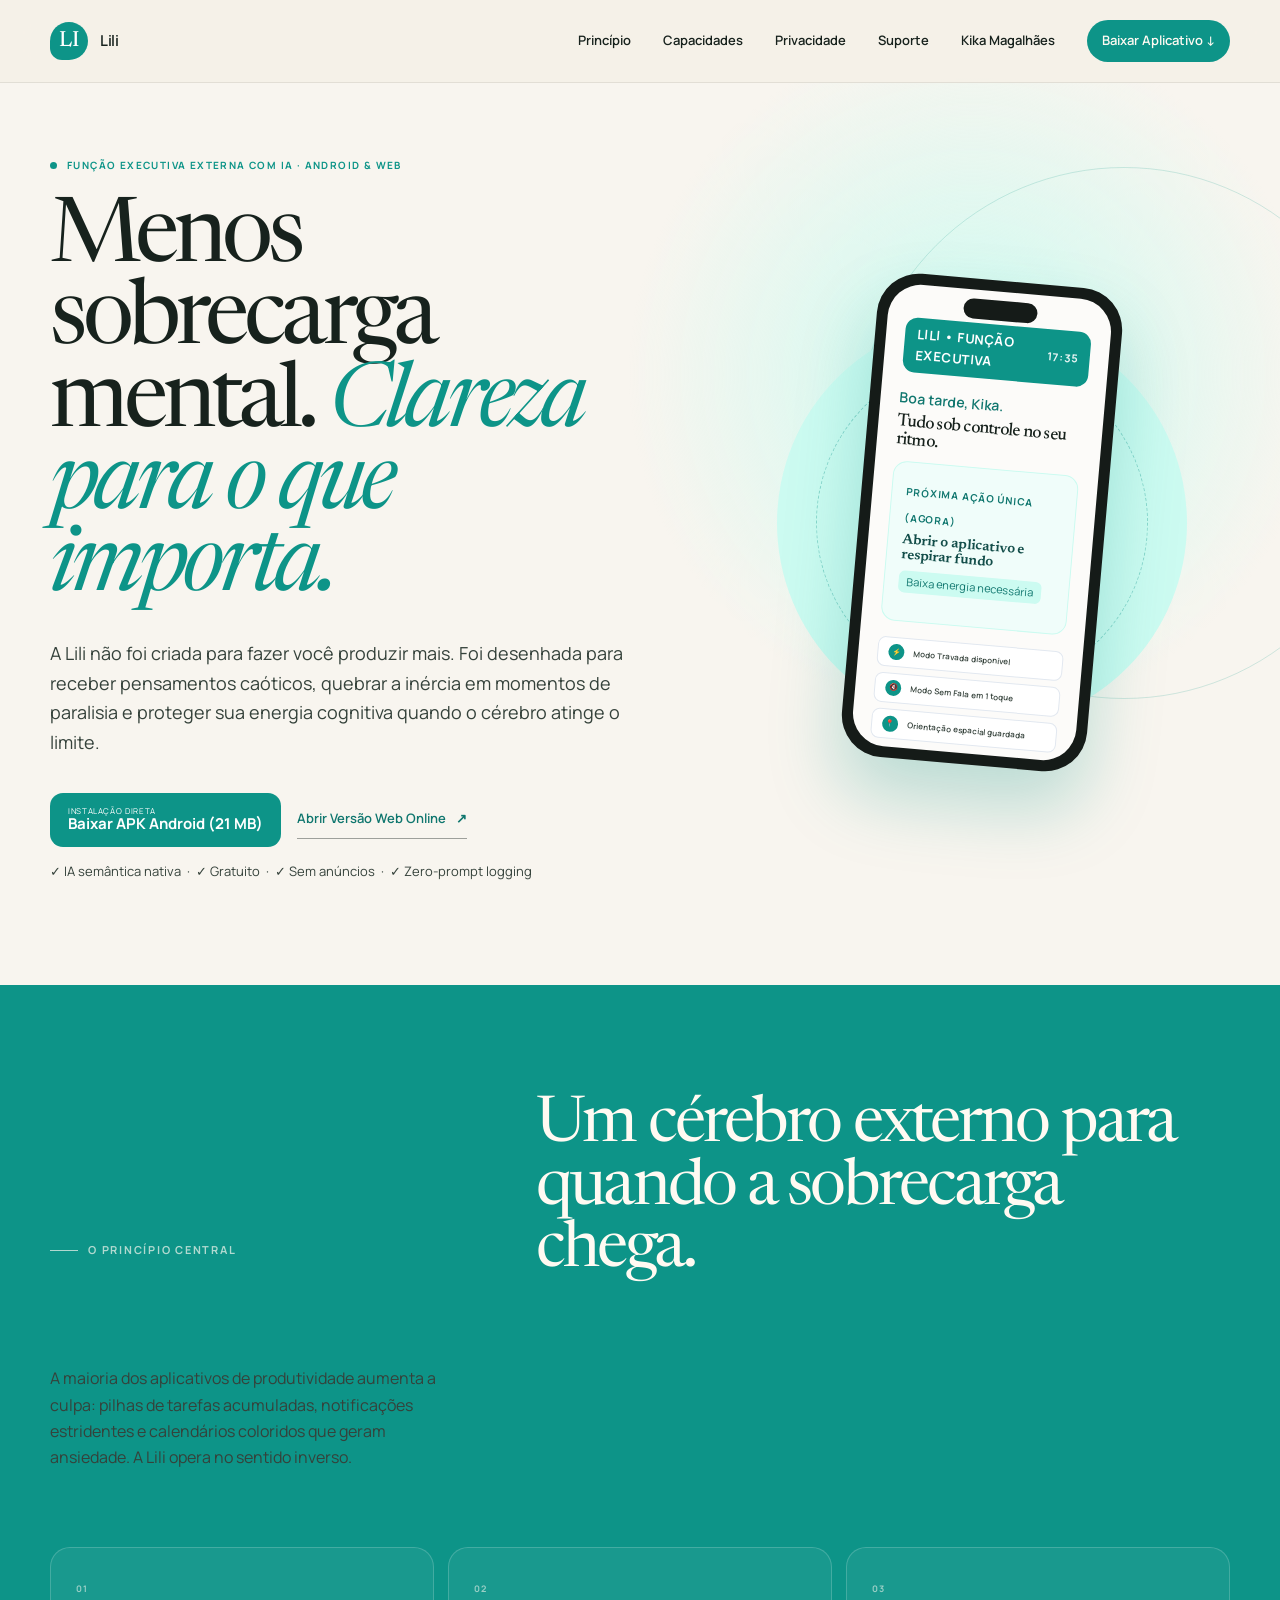
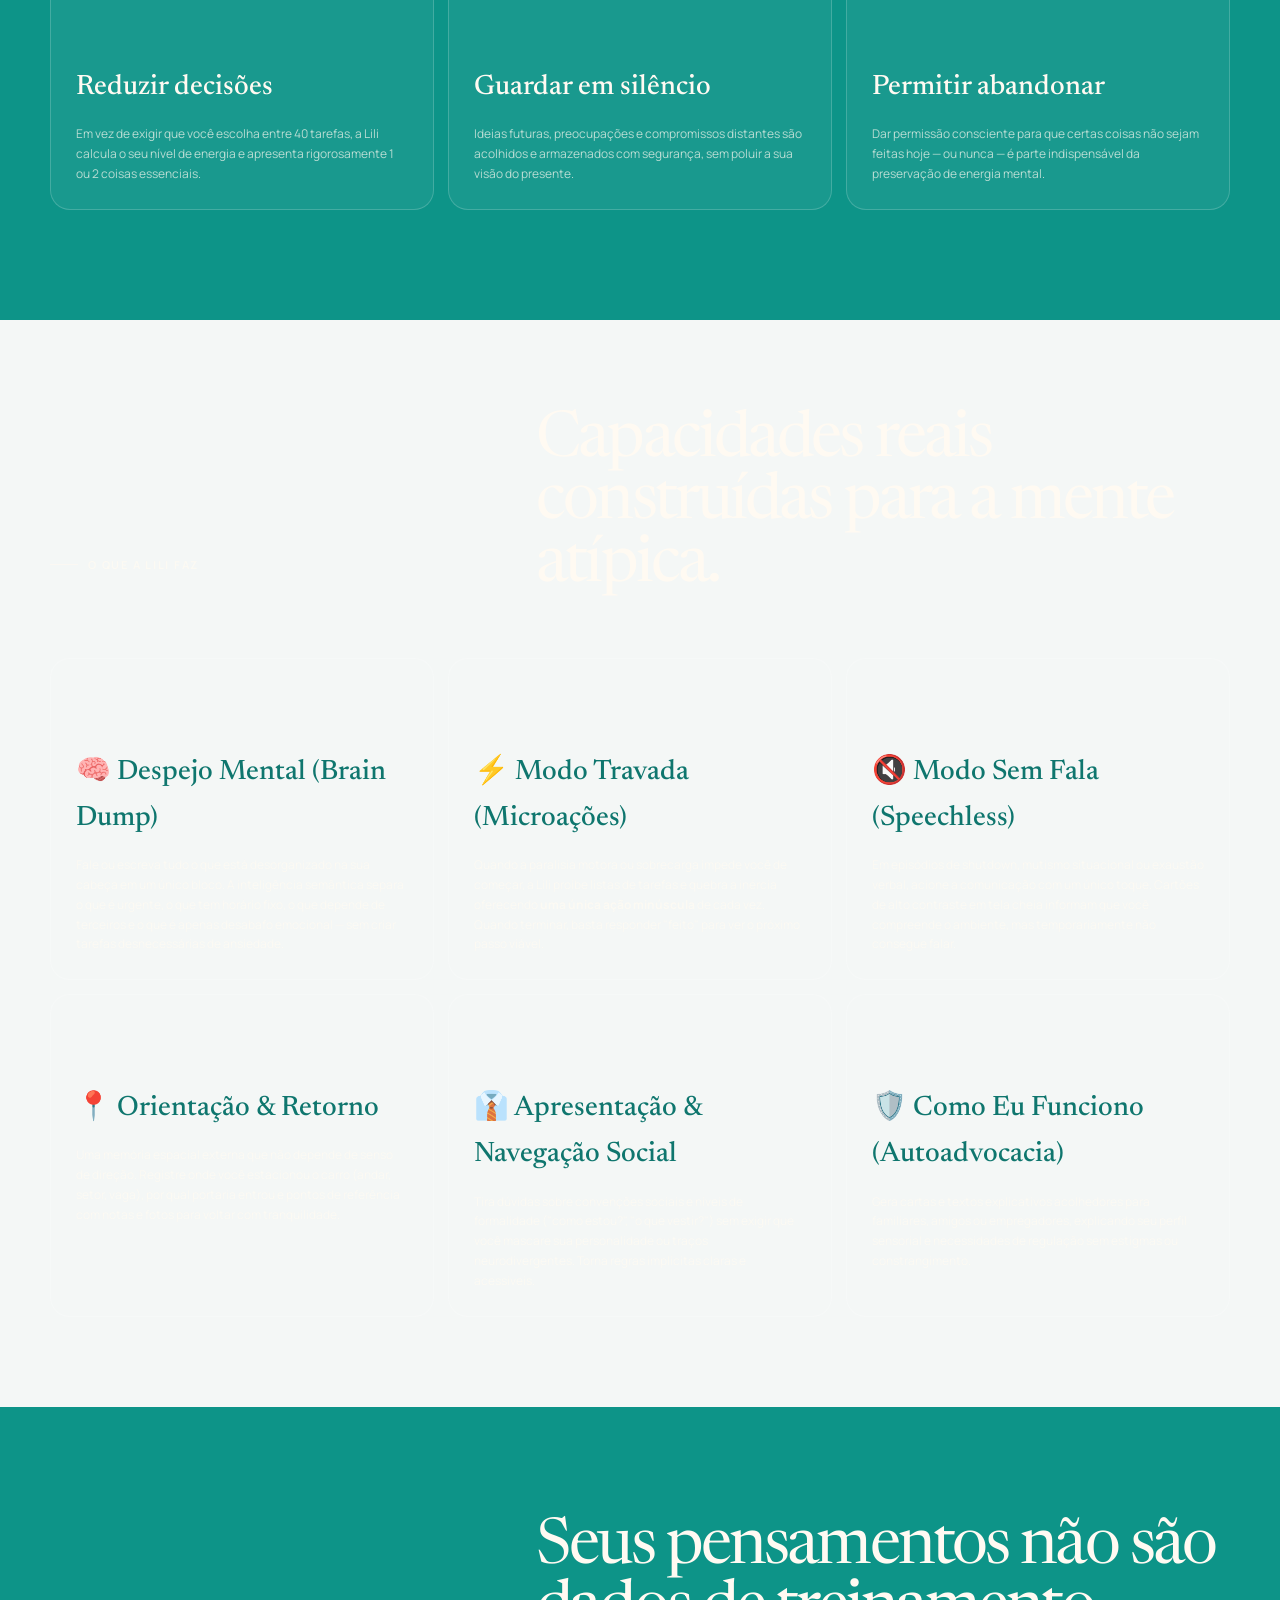
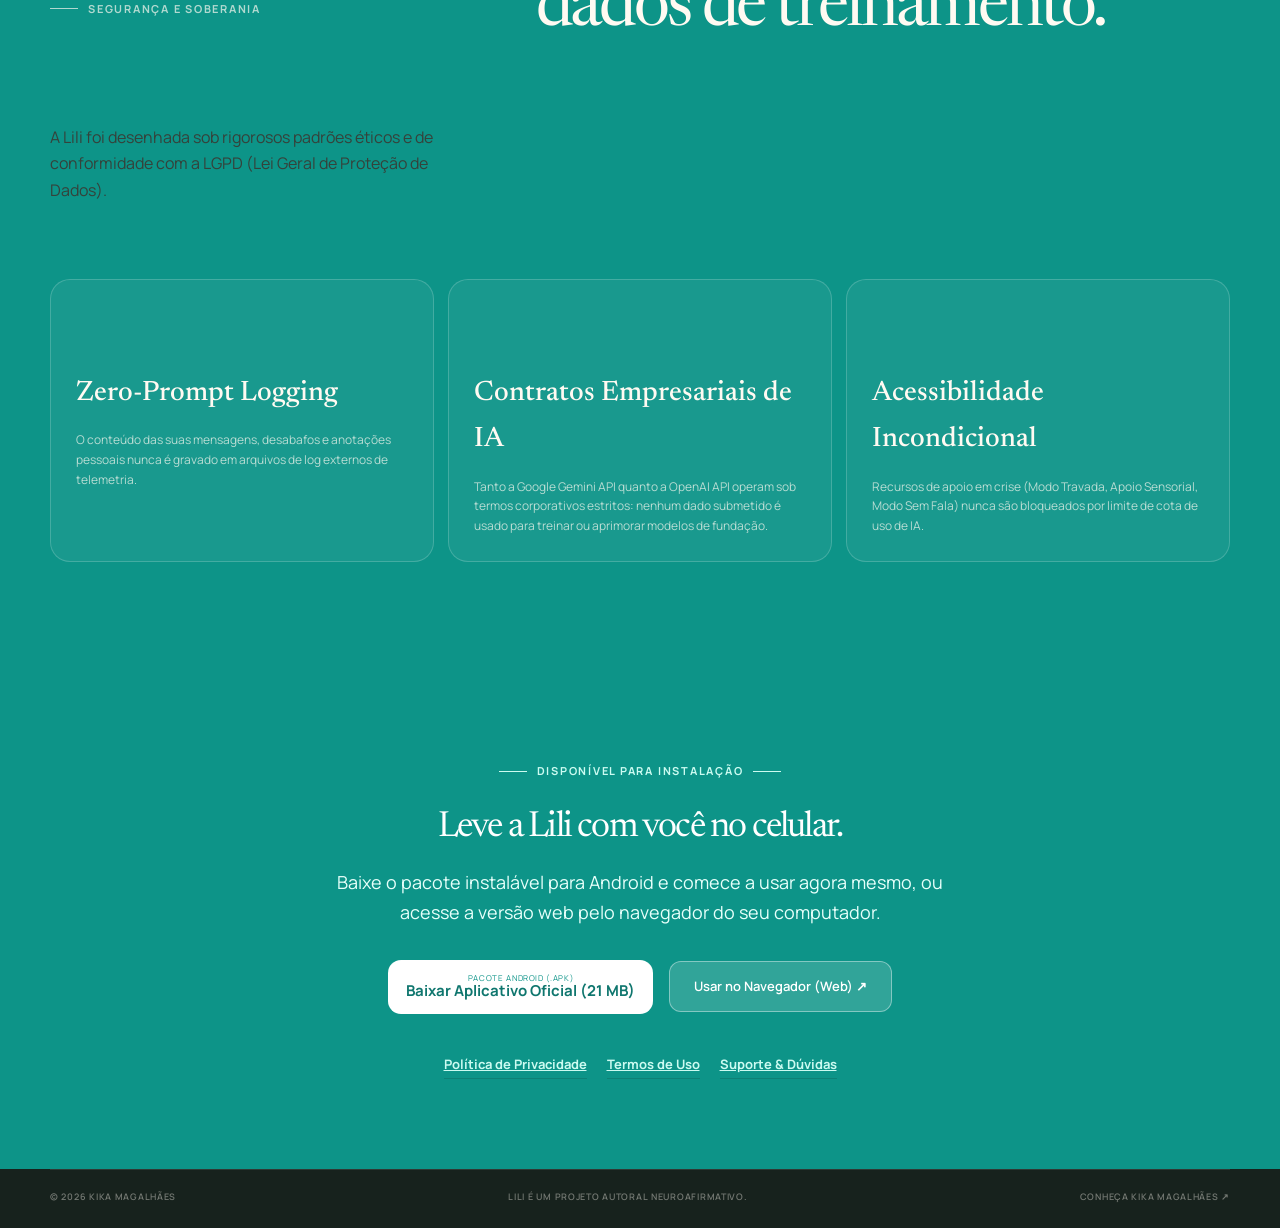
<file: lili/index.html>
<!doctype html>
<html lang="pt-BR">
  <head>
    <meta charset="UTF-8" />
    <meta name="viewport" content="width=device-width, initial-scale=1.0" />
    <meta name="description" content="Lili — Minha Função Executiva. Inteligência artificial externa para acolher pensamentos desorganizados, vencer a paralisia e reduzir a sobrecarga cognitiva em pessoas com TDAH e Autismo." />
    <meta name="theme-color" content="#0d9488" />
    <link rel="canonical" href="https://kikamagalhaes.com.br/lili/" />
    <link rel="icon" href="/assets/favicon.svg" type="image/svg+xml" />
    <link rel="preconnect" href="https://fonts.googleapis.com" />
    <link rel="preconnect" href="https://fonts.gstatic.com" crossorigin />
    <link href="https://fonts.googleapis.com/css2?family=Manrope:wght@400;500;600;700&amp;family=Newsreader:opsz,wght@6..72,400;6..72,500&amp;display=swap" rel="stylesheet" />
    <script>document.documentElement.classList.add('js')</script>
    <link rel="stylesheet" href="/assets/styles.css?v=20261006" />
    <script src="/assets/main.js?v=20260822" defer></script>
    <title>Lili — Minha Função Executiva | Kika Magalhães</title>
  </head>
  <body class="product-page lili-theme inner-page">
    <a class="skip-link" href="#conteudo">Pular para o conteúdo</a>
    <header class="site-header product-header" data-header>
      <div class="shell header-inner">
        <a class="brand" href="/lili/" aria-label="Lili — início">
          <span class="brand-mark" aria-hidden="true" style="background:#0d9488;color:#fff;">LI</span>
          <span class="brand-name">Lili</span>
        </a>
        <button class="nav-toggle" type="button" aria-label="Abrir menu" aria-expanded="false" data-nav-toggle><span></span><span></span></button>
        <nav class="site-nav" aria-label="Navegação" data-nav>
          <a href="#proposito">Princípio</a>
          <a href="#recursos">Capacidades</a>
          <a href="#privacidade">Privacidade</a>
          <a href="/suporte/?produto=lili">Suporte</a>
          <a href="/">Kika Magalhães</a>
          <a class="nav-cta" href="#baixar" style="background:#0d9488;">Baixar Aplicativo <span aria-hidden="true">↓</span></a>
        </nav>
      </div>
    </header>

    <main id="conteudo">
      <section class="product-hero">
        <div class="shell product-hero-grid">
          <div data-reveal>
            <span class="product-badge" style="color:#0d9488;">Função Executiva Externa com IA · Android &amp; Web</span>
            <h1>Menos sobrecarga mental. <em>Clareza para o que importa.</em></h1>
            <p class="product-lead">
              A Lili não foi criada para fazer você produzir mais. Foi desenhada para receber pensamentos caóticos, quebrar a inércia em momentos de paralisia e proteger sua energia cognitiva quando o cérebro atinge o limite.
            </p>
            <div class="product-actions" style="display:flex; flex-wrap:wrap; gap:16px; align-items:center;">
              <a class="store-button" href="/lili/br.com.kikamagalhaes.lili-Signed.apk" download style="background:#0d9488; border-color:#0f766e;">
                <small>Instalação Direta</small>
                <strong>Baixar APK Android (21 MB)</strong>
              </a>
              <a class="text-link" href="/agenda/" style="color:#0f766e; font-weight:600;">
                Abrir Versão Web Online <span aria-hidden="true">↗</span>
              </a>
            </div>
            <p style="margin-top:14px; font-size:13px; color:var(--ink-soft);">
              ✓ IA semântica nativa &nbsp;·&nbsp; ✓ Gratuito &nbsp;·&nbsp; ✓ Sem anúncios &nbsp;·&nbsp; ✓ Zero-prompt logging
            </p>
          </div>
          <div class="phone-stage" data-reveal data-delay="1" aria-label="Prévia da interface do aplicativo Lili">
            <div class="phone">
              <div class="phone-screen" style="background:#fcfbf9;">
                <div class="app-mini-header" style="background:#0d9488; color:#fff; border-radius:12px; padding:6px 12px; margin-bottom:14px; display:flex; justify-content:space-between; align-items:center;">
                  <span style="font-weight:700; font-size:13px; letter-spacing:0.04em;">LILI • FUNÇÃO EXECUTIVA</span>
                  <span style="font-size:11px; opacity:0.9;">17:35</span>
                </div>
                <p class="screen-greeting" style="color:#0f766e; font-size:14px; font-weight:600; margin-bottom:4px;">Boa tarde, Kika.</p>
                <h2 class="screen-title" style="font-size:18px; margin-bottom:12px; color:var(--ink);">Tudo sob controle no seu ritmo.</h2>
                <div class="screen-card" style="background:#f0fdfa; border:1px solid #ccfbf1; padding:14px; border-radius:14px; margin-bottom:12px;">
                  <small style="color:#0f766e; font-weight:700; text-transform:uppercase; font-size:10px;">Próxima Ação Única (Agora)</small>
                  <p style="font-weight:600; font-size:14px; color:#134e4a; margin-top:4px;">Abrir o aplicativo e respirar fundo</p>
                  <span style="display:inline-block; margin-top:6px; font-size:11px; background:#ccfbf1; color:#0f766e; padding:2px 8px; border-radius:6px;">Baixa energia necessária</span>
                </div>
                <div class="screen-list" style="display:flex; flex-direction:column; gap:6px; font-size:12px; color:var(--ink-soft);">
                  <span style="padding:6px 10px; background:#fff; border:1px solid #e2e8f0; border-radius:8px;"><i>⚡</i> Modo Travada disponível</span>
                  <span style="padding:6px 10px; background:#fff; border:1px solid #e2e8f0; border-radius:8px;"><i>🔇</i> Modo Sem Fala em 1 toque</span>
                  <span style="padding:6px 10px; background:#fff; border:1px solid #e2e8f0; border-radius:8px;"><i>📍</i> Orientação espacial guardada</span>
                </div>
              </div>
            </div>
          </div>
        </div>
      </section>

      <section class="feature-section" id="proposito">
        <div class="shell">
          <div class="feature-heading" data-reveal>
            <p class="eyebrow"><span></span> O Princípio Central</p>
            <h2>Um cérebro externo para quando a sobrecarga chega.</h2>
            <p style="max-width:680px; margin-top:12px; color:var(--ink-soft);">
              A maioria dos aplicativos de produtividade aumenta a culpa: pilhas de tarefas acumuladas, notificações estridentes e calendários coloridos que geram ansiedade. A Lili opera no sentido inverso.
            </p>
          </div>
          <div class="feature-grid">
            <article class="feature-card" data-reveal>
              <span>01</span>
              <h3>Reduzir decisões</h3>
              <p>Em vez de exigir que você escolha entre 40 tarefas, a Lili calcula o seu nível de energia e apresenta rigorosamente 1 ou 2 coisas essenciais.</p>
            </article>
            <article class="feature-card" data-reveal data-delay="1">
              <span>02</span>
              <h3>Guardar em silêncio</h3>
              <p>Ideias futuras, preocupações e compromissos distantes são acolhidos e armazenados com segurança, sem poluir a sua visão do presente.</p>
            </article>
            <article class="feature-card" data-reveal data-delay="2">
              <span>03</span>
              <h3>Permitir abandonar</h3>
              <p>Dar permissão consciente para que certas coisas não sejam feitas hoje — ou nunca — é parte indispensável da preservação de energia mental.</p>
            </article>
          </div>
        </div>
      </section>

      <section class="feature-section" id="recursos" style="background:#f4f7f6; padding:90px 0;">
        <div class="shell">
          <div class="feature-heading" data-reveal>
            <p class="eyebrow"><span></span> O que a Lili faz</p>
            <h2>Capacidades reais construídas para a mente atípica.</h2>
          </div>
          <div class="feature-grid" style="grid-template-columns: repeat(auto-fit, minmax(320px, 1fr));">
            <article class="feature-card" data-reveal>
              <h3 style="color:#0f766e;">🧠 Despejo Mental (Brain Dump)</h3>
              <p>Fale ou escreva tudo o que está desorganizado na sua cabeça em um único bloco. A inteligência semântica separa o que é urgente, o que tem horário fixo, o que depende de terceiros e o que é apenas desabafo emocional — sem criar tarefas desnecessárias de ansiedade.</p>
            </article>
            <article class="feature-card" data-reveal data-delay="1">
              <h3 style="color:#0f766e;">⚡ Modo Travada (Microações)</h3>
              <p>Quando a paralisia motora ou sobrecarga impede você de começar, a Lili proíbe listas de tarefas e quebra a inércia oferecendo <strong>uma única ação minúscula</strong> de cada vez. Quando terminar, basta responder "feito" para ver o próximo passo viável.</p>
            </article>
            <article class="feature-card" data-reveal data-delay="2">
              <h3 style="color:#0f766e;">🔇 Modo Sem Fala (Speechless)</h3>
              <p>Em episódios de shutdown, mutismo situacional ou exaustão verbal, acione a comunicação com um único toque. Cartões de alto contraste em tela cheia informam que você compreende o ambiente, mas temporariamente não consegue falar.</p>
            </article>
            <article class="feature-card" data-reveal>
              <h3 style="color:#0f766e;">📍 Orientação &amp; Retorno</h3>
              <p>Uma memória espacial externa que não depende de senso de direção. Registre onde você estacionou o carro (andar, setor, vaga), por qual portaria entrou e pontos de referência com notas e fotos para voltar com tranquilidade.</p>
            </article>
            <article class="feature-card" data-reveal data-delay="1">
              <h3 style="color:#0f766e;">👔 Apresentação &amp; Navegação Social</h3>
              <p>Tira dúvidas sobre convenções sociais e níveis de formalidade ("como estou?", "o que vestir?") sem exigir que você mascare sua personalidade ou traços neurodivergentes. Torna regras implícitas claras e acessíveis.</p>
            </article>
            <article class="feature-card" data-reveal data-delay="2">
              <h3 style="color:#0f766e;">🛡️ Como Eu Funciono (Autoadvocacia)</h3>
              <p>Gera cartas e textos explicativos acolhedores para familiares, amigos ou empregadores, explicando seu perfil sensorial e necessidades de regulação sem estigmas ou constrangimento.</p>
            </article>
          </div>
        </div>
      </section>

      <section class="feature-section" id="privacidade">
        <div class="shell">
          <div class="feature-heading" data-reveal>
            <p class="eyebrow"><span></span> Segurança e Soberania</p>
            <h2>Seus pensamentos não são dados de treinamento.</h2>
            <p style="max-width:680px; margin-top:12px; color:var(--ink-soft);">
              A Lili foi desenhada sob rigorosos padrões éticos e de conformidade com a LGPD (Lei Geral de Proteção de Dados).
            </p>
          </div>
          <div class="feature-grid">
            <article class="feature-card" data-reveal>
              <h3>Zero-Prompt Logging</h3>
              <p>O conteúdo das suas mensagens, desabafos e anotações pessoais nunca é gravado em arquivos de log externos de telemetria.</p>
            </article>
            <article class="feature-card" data-reveal data-delay="1">
              <h3>Contratos Empresariais de IA</h3>
              <p>Tanto a Google Gemini API quanto a OpenAI API operam sob termos corporativos estritos: nenhum dado submetido é usado para treinar ou aprimorar modelos de fundação.</p>
            </article>
            <article class="feature-card" data-reveal data-delay="2">
              <h3>Acessibilidade Incondicional</h3>
              <p>Recursos de apoio em crise (Modo Travada, Apoio Sensorial, Modo Sem Fala) nunca são bloqueados por limite de cota de uso de IA.</p>
            </article>
          </div>
        </div>
      </section>

      <section class="product-cta" id="baixar" style="background:#0d9488; color:#fff; text-align:center; padding:90px 0;">
        <div class="shell" data-reveal>
          <p class="eyebrow" style="justify-content:center; color:#ccfbf1;"><span></span> Disponível para Instalação <span></span></p>
          <h2 style="color:#fff; font-size:36px; margin-top:8px;">Leve a Lili com você no celular.</h2>
          <p style="color:#e6fffa; max-width:620px; margin:16px auto 32px; font-size:18px;">
            Baixe o pacote instalável para Android e comece a usar agora mesmo, ou acesse a versão web pelo navegador do seu computador.
          </p>
          <div style="display:flex; justify-content:center; flex-wrap:wrap; gap:16px; align-items:center;">
            <a class="store-button" href="/lili/br.com.kikamagalhaes.lili-Signed.apk" download style="background:#fff; color:#0f766e; border-color:#fff;">
              <small style="color:#0d9488;">Pacote Android (.apk)</small>
              <strong style="color:#0f766e;">Baixar Aplicativo Oficial (21 MB)</strong>
            </a>
            <a class="button" href="/agenda/" style="background:rgba(255,255,255,0.15); color:#fff; border:1px solid rgba(255,255,255,0.4); padding:14px 24px; border-radius:12px; font-weight:600;">
              Usar no Navegador (Web) ↗
            </a>
          </div>
          <div class="product-utility" style="margin-top:40px; display:flex; justify-content:center; gap:20px; font-size:13px; color:#ccfbf1;">
            <a href="/privacidade/?produto=lili" style="color:#ccfbf1; text-decoration:underline;">Política de Privacidade</a>
            <a href="/termos/?produto=lili" style="color:#ccfbf1; text-decoration:underline;">Termos de Uso</a>
            <a href="/suporte/?produto=lili" style="color:#ccfbf1; text-decoration:underline;">Suporte &amp; Dúvidas</a>
          </div>
        </div>
      </section>
    </main>

    <footer class="site-footer">
      <div class="shell footer-bottom">
        <span>© <span data-year></span> Kika Magalhães</span>
        <span>Lili é um projeto autoral neuroafirmativo.</span>
        <a href="/">Conheça Kika Magalhães ↗</a>
      </div>
    </footer>
  </body>
</html>
</file>
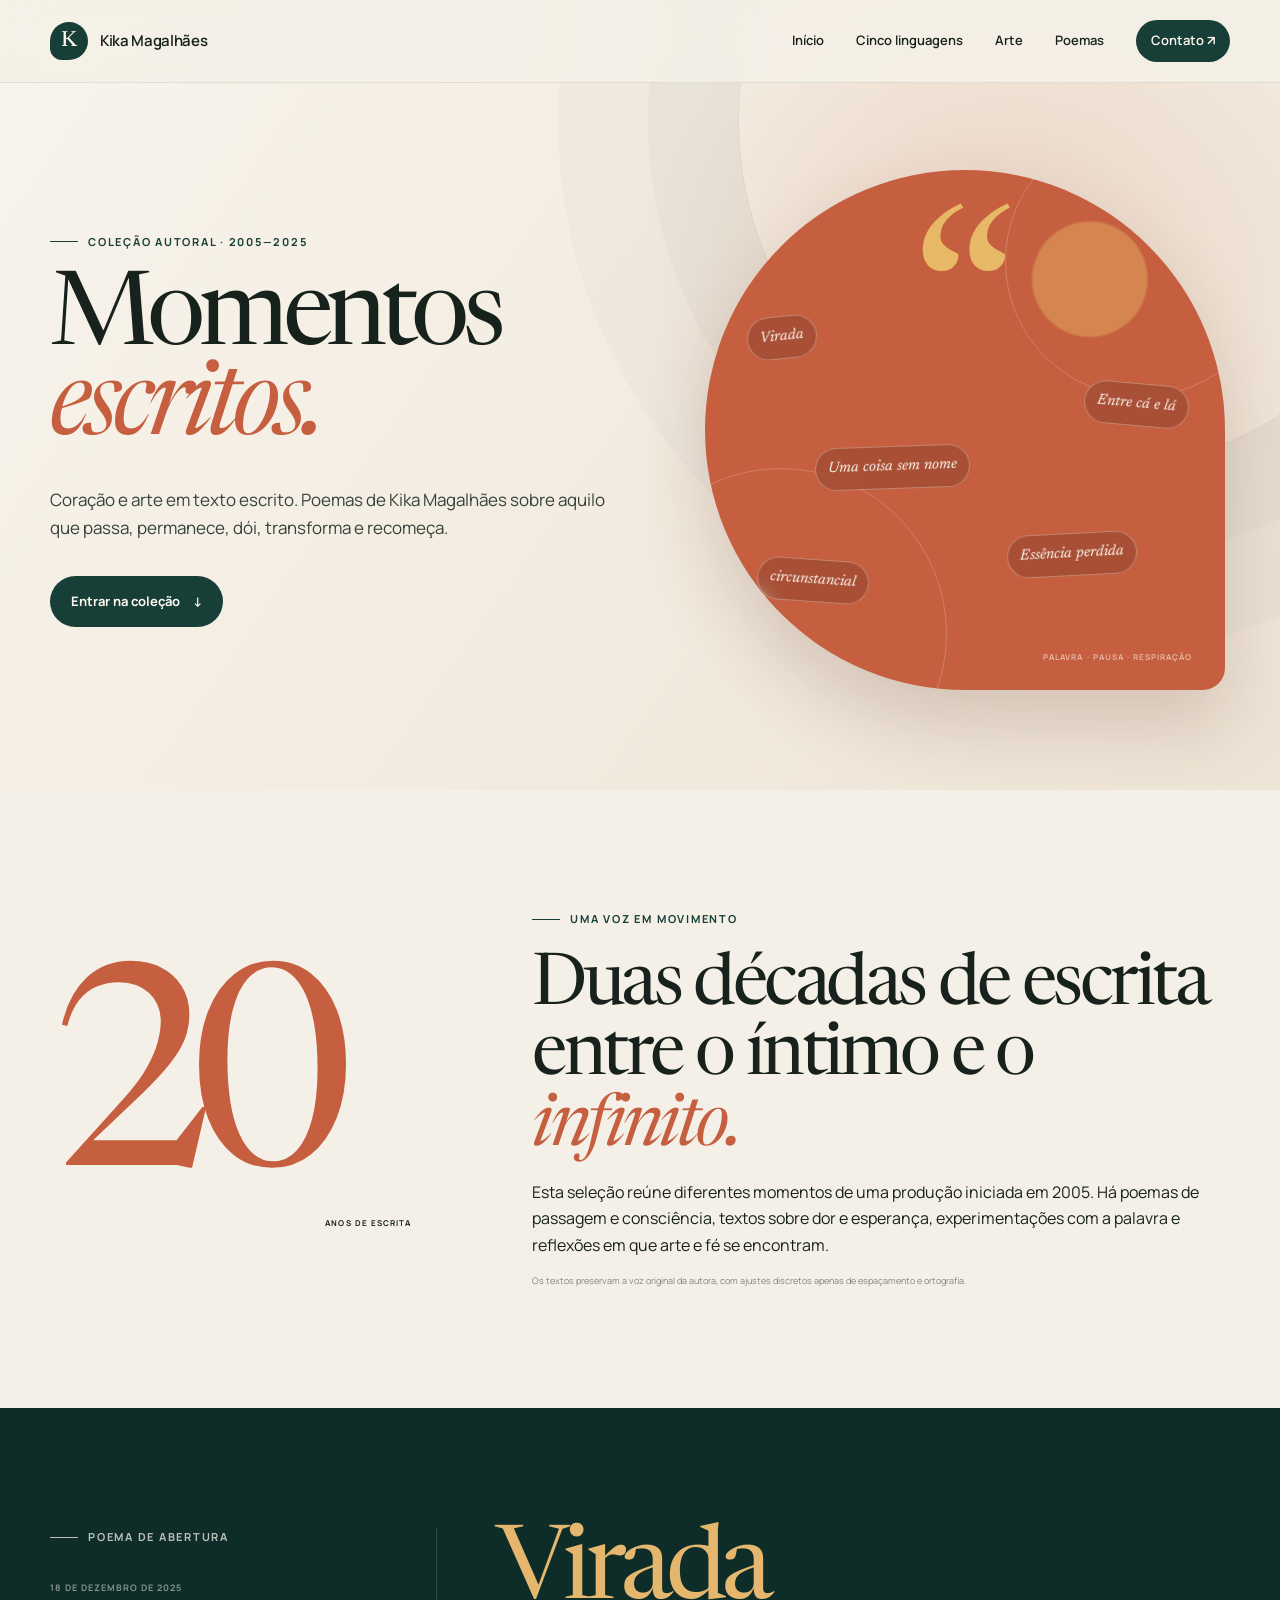
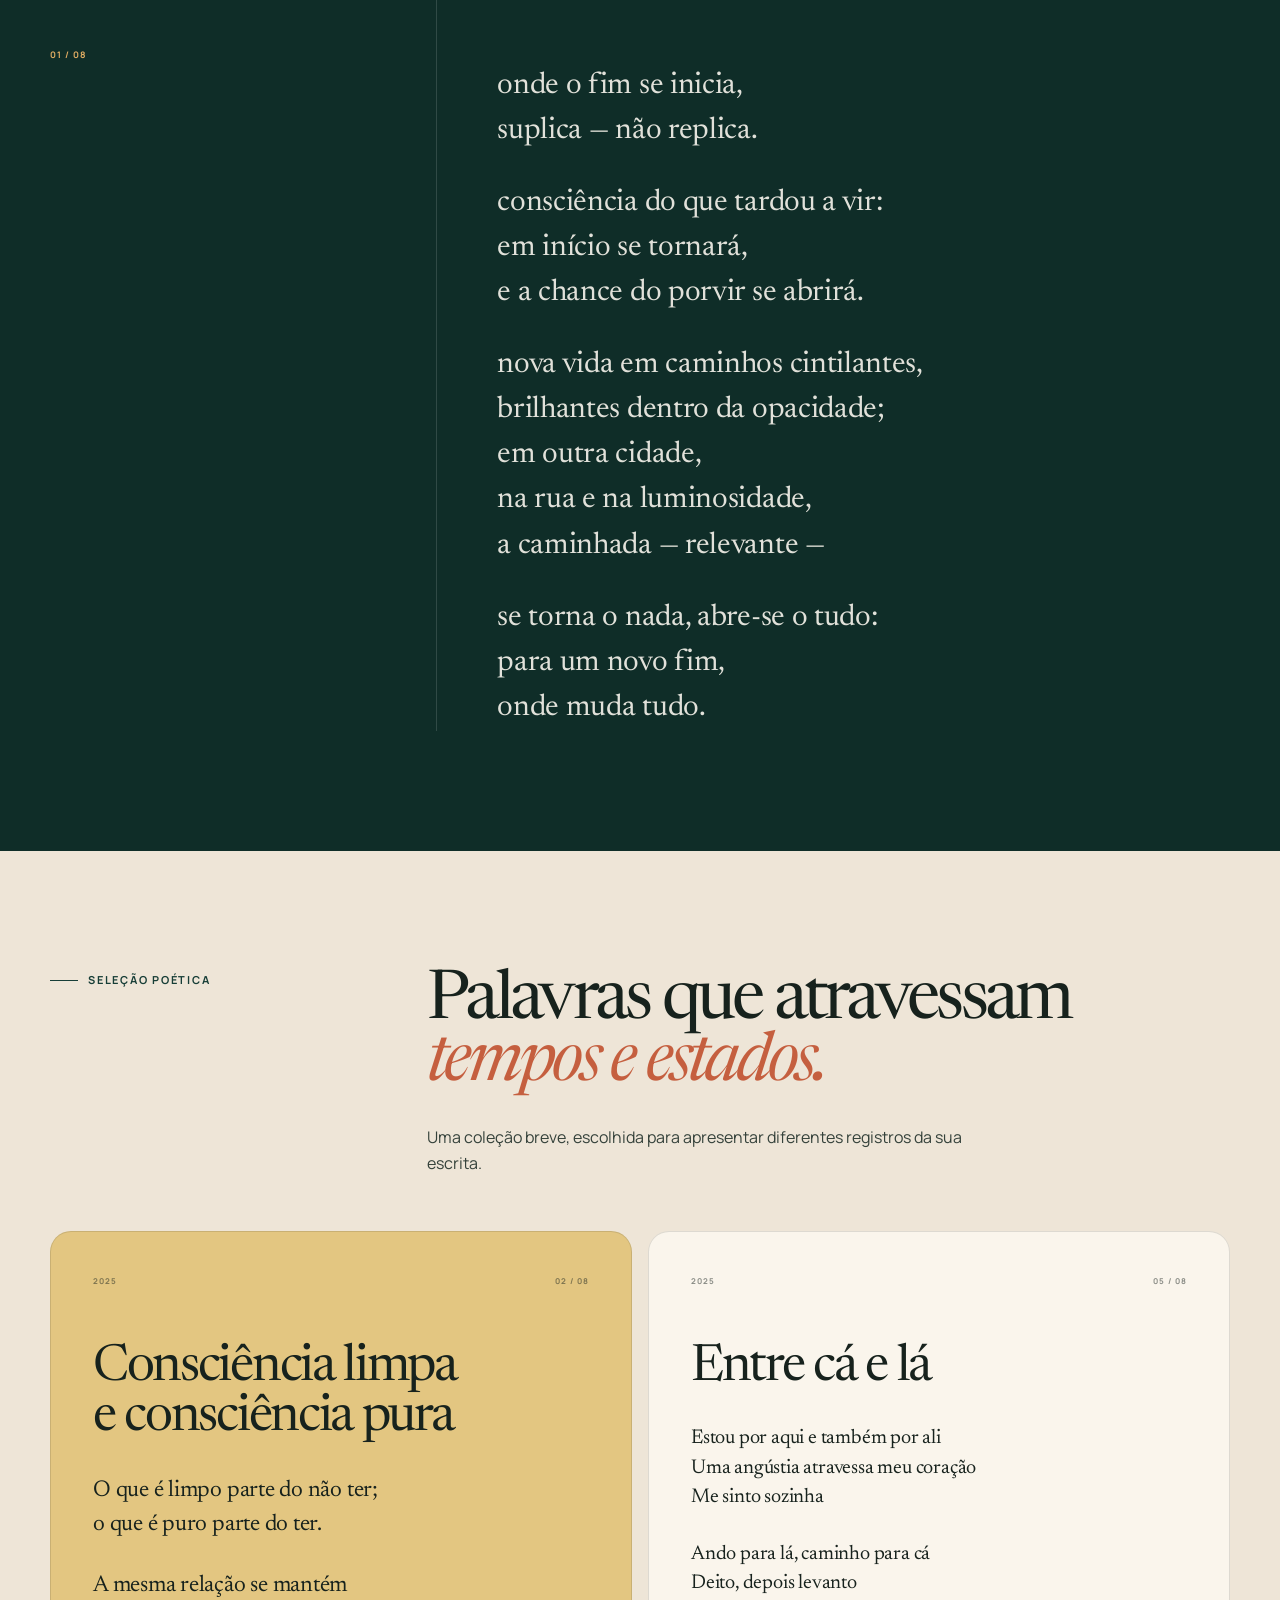
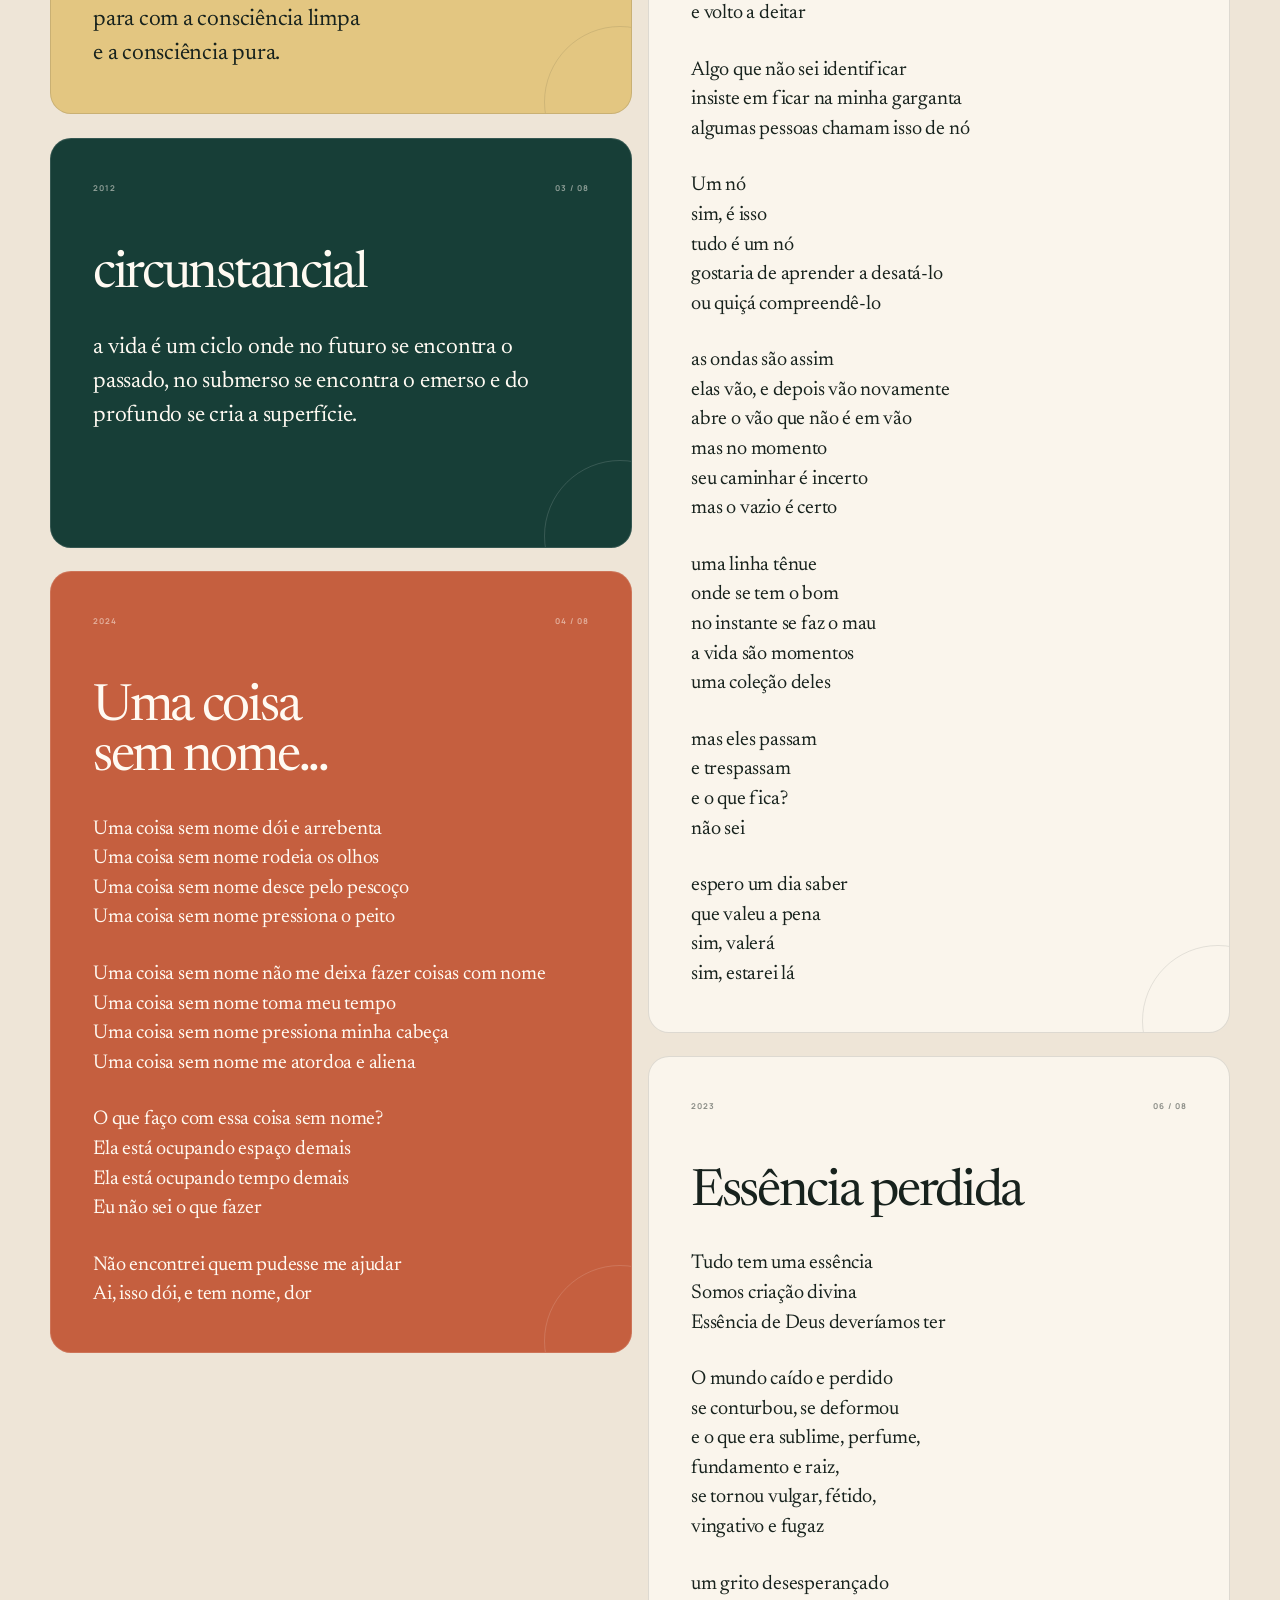
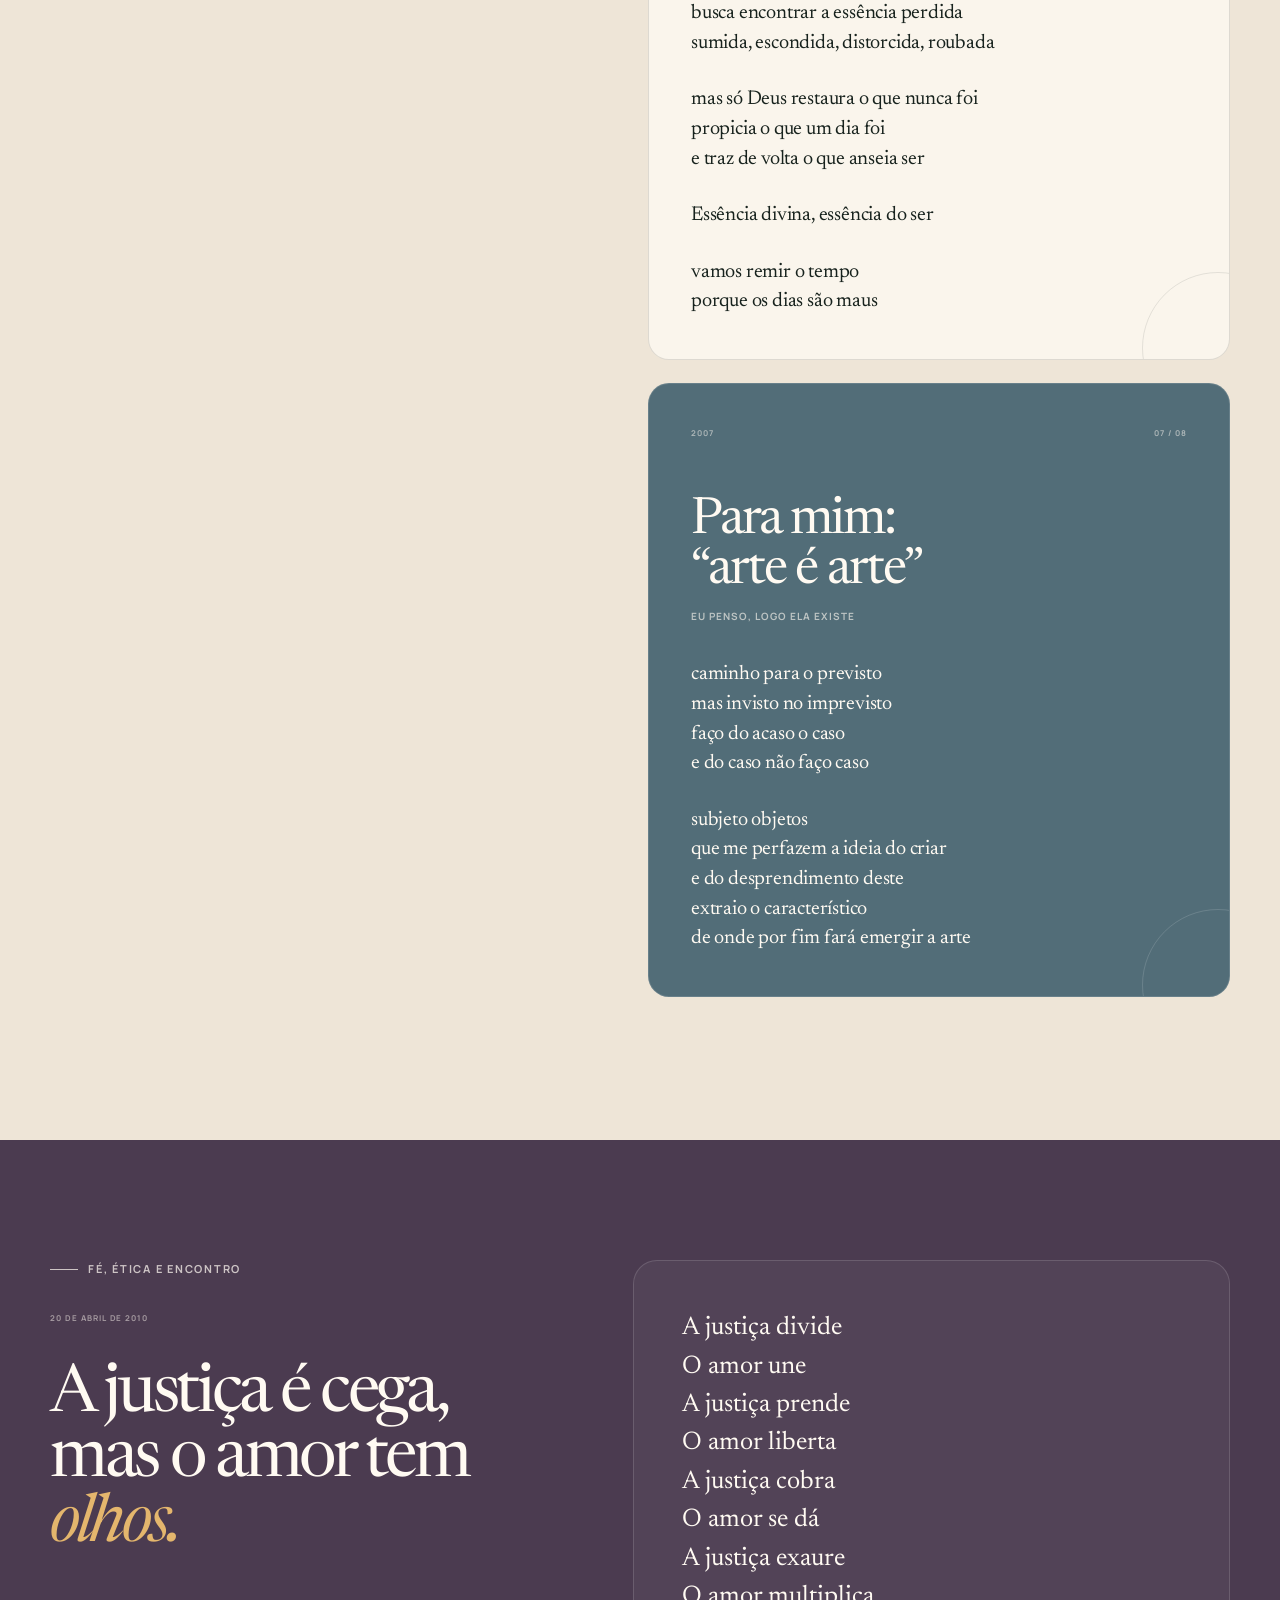
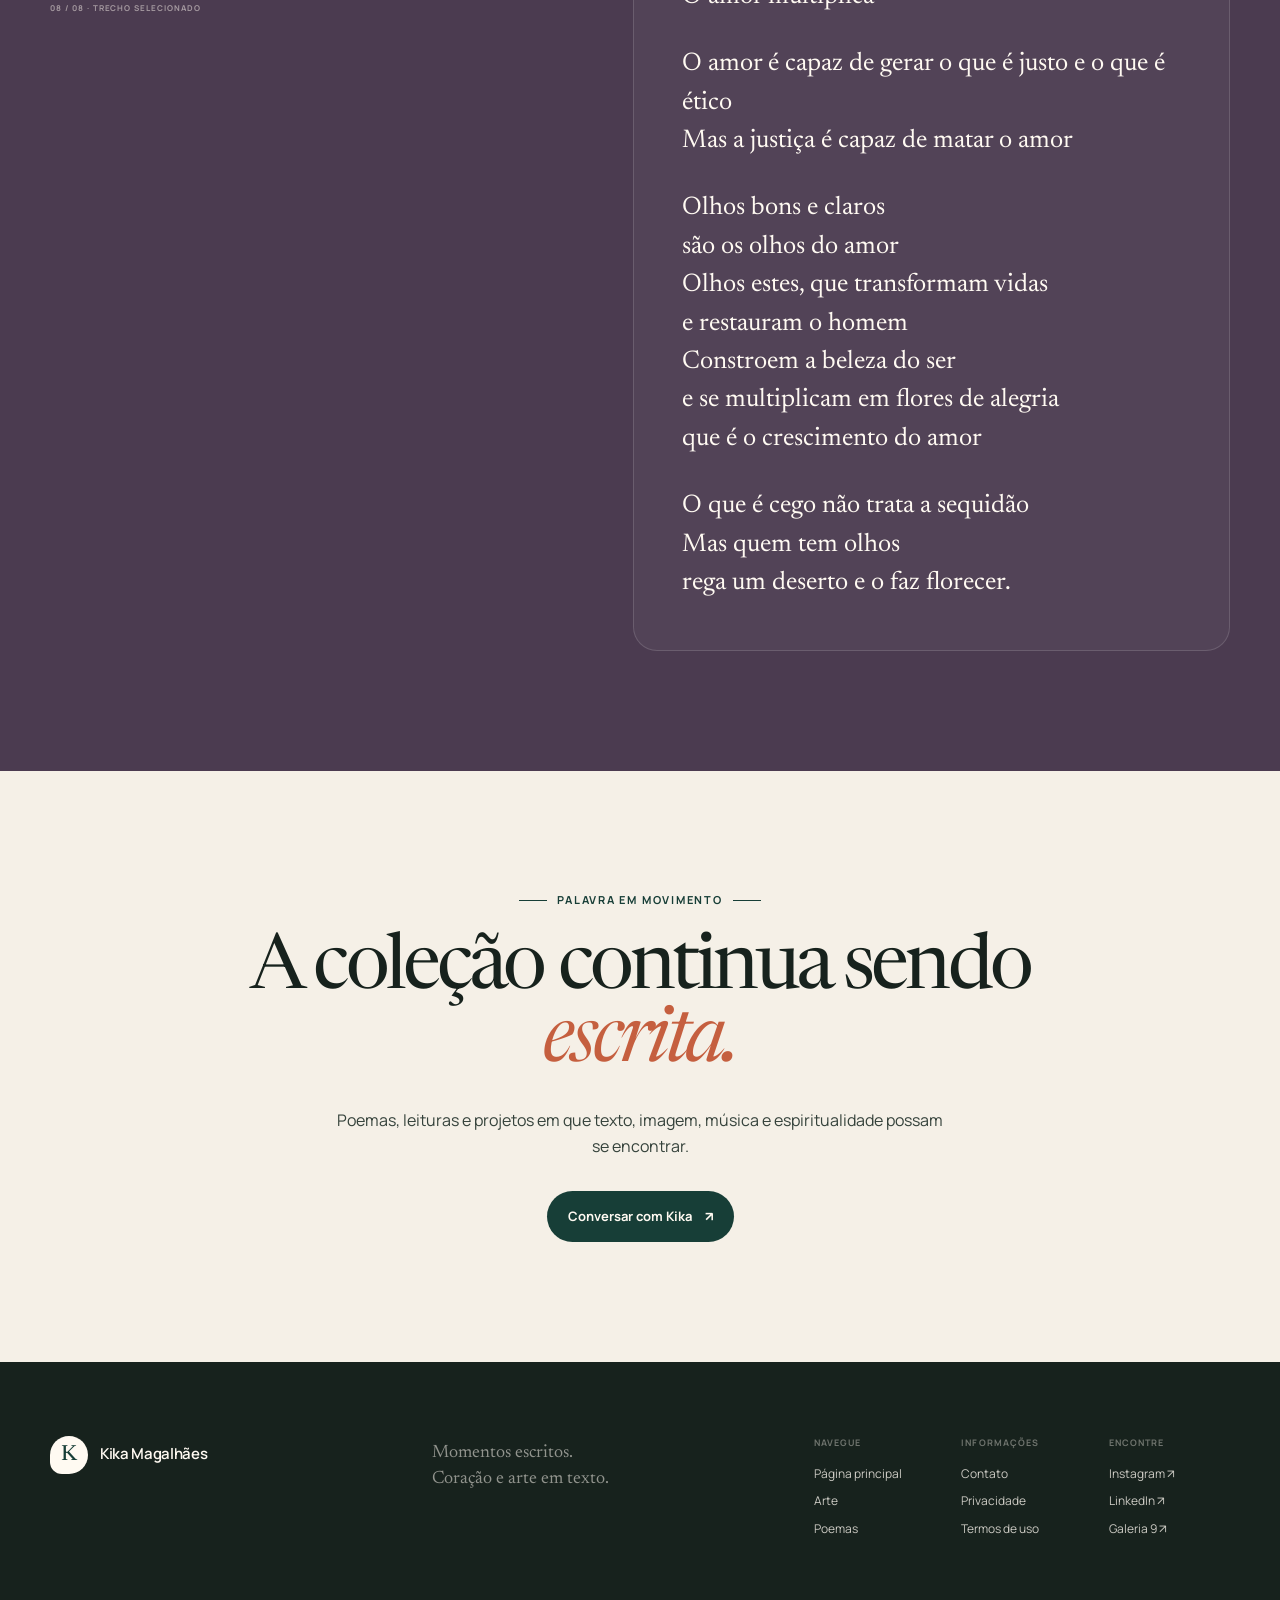
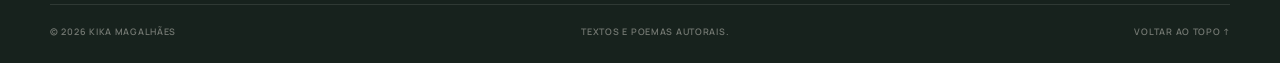
<file: poesia/index.html>
<!doctype html>
<html lang="pt-BR">
  <head>
    <meta charset="UTF-8" />
    <meta name="viewport" content="width=device-width, initial-scale=1.0" />
    <meta
      name="description"
      content="Momentos escritos por Kika Magalhães — uma seleção de poemas sobre passagem, consciência, fé, arte e recomeço."
    />
    <meta name="theme-color" content="#aa523d" />
    <meta property="og:title" content="Momentos escritos — Kika Magalhães" />
    <meta property="og:description" content="Coração e arte em texto escrito. Uma coleção poética autoral." />
    <meta property="og:type" content="website" />
    <meta property="og:url" content="https://kikamagalhaes.com.br/poesia/" />
    <link rel="canonical" href="https://kikamagalhaes.com.br/poesia/" />
    <link rel="icon" href="/assets/favicon.svg" type="image/svg+xml" />
    <link rel="preconnect" href="https://fonts.googleapis.com" />
    <link rel="preconnect" href="https://fonts.gstatic.com" crossorigin />
    <link
      href="https://fonts.googleapis.com/css2?family=DM+Sans:wght@400;500;600&amp;family=Manrope:wght@400;500;600;700&amp;family=Newsreader:opsz,wght@6..72,400;6..72,500&amp;display=swap"
      rel="stylesheet"
    />
    <script>document.documentElement.classList.add('js')</script>
    <link rel="stylesheet" href="/assets/styles.css?v=20260822-3" />
    <script src="/assets/main.js?v=20260822-3" defer></script>
    <title>Momentos escritos — Poesia de Kika Magalhães</title>
  </head>

  <body class="poetry-page inner-page">
    <a class="skip-link" href="#conteudo">Pular para o conteúdo</a>

    <header class="site-header" data-header>
      <div class="shell header-inner">
        <a class="brand" href="/poesia/" aria-label="Momentos escritos — início">
          <span class="brand-mark" aria-hidden="true">K</span>
          <span class="brand-name">Kika Magalhães</span>
        </a>
        <button class="nav-toggle" type="button" aria-label="Abrir menu" aria-expanded="false" data-nav-toggle>
          <span></span><span></span>
        </button>
        <nav class="site-nav" aria-label="Navegação" data-nav>
          <a href="/">Início</a>
          <a href="/#caminhos">Cinco linguagens</a>
          <a href="/arte/">Arte</a>
          <a href="#colecao">Poemas</a>
          <a class="nav-cta" href="/#contato">Contato <span aria-hidden="true">↗</span></a>
        </nav>
      </div>
    </header>

    <main id="conteudo">
      <section class="poetry-page-hero">
        <div class="shell poetry-page-hero-grid">
          <div class="poetry-page-hero-copy" data-reveal>
            <p class="eyebrow"><span></span> Coleção autoral · 2005—2025</p>
            <h1>Momentos<br /><em>escritos.</em></h1>
            <p>Coração e arte em texto escrito. Poemas de Kika Magalhães sobre aquilo que passa, permanece, dói, transforma e recomeça.</p>
            <a class="button button-primary" href="#colecao">Entrar na coleção <span aria-hidden="true">↓</span></a>
          </div>
          <div class="poetry-page-visual" data-reveal data-delay="1" aria-label="Títulos da coleção poética">
            <span class="hero-quote" aria-hidden="true">“</span>
            <span class="title-fragment fragment-a">Virada</span>
            <span class="title-fragment fragment-b">Entre cá e lá</span>
            <span class="title-fragment fragment-c">Essência perdida</span>
            <span class="title-fragment fragment-d">circunstancial</span>
            <span class="title-fragment fragment-e">Uma coisa sem nome</span>
            <span class="visual-signature">palavra · pausa · respiração</span>
          </div>
        </div>
      </section>

      <section class="poetry-intro section">
        <div class="shell poetry-intro-grid">
          <p class="poetry-intro-number" aria-hidden="true" data-reveal>20</p>
          <div data-reveal data-delay="1">
            <p class="eyebrow"><span></span> Uma voz em movimento</p>
            <h2>Duas décadas de escrita entre o íntimo e o <em>infinito.</em></h2>
            <p>Esta seleção reúne diferentes momentos de uma produção iniciada em 2005. Há poemas de passagem e consciência, textos sobre dor e esperança, experimentações com a palavra e reflexões em que arte e fé se encontram.</p>
            <small>Os textos preservam a voz original da autora, com ajustes discretos apenas de espaçamento e ortografia.</small>
          </div>
        </div>
      </section>

      <section class="featured-poem section" id="colecao">
        <div class="shell featured-poem-grid">
          <div class="featured-poem-meta" data-reveal>
            <p class="eyebrow eyebrow-light"><span></span> Poema de abertura</p>
            <time datetime="2025-12-18">18 de dezembro de 2025</time>
            <span class="poem-count">01 / 08</span>
          </div>
          <article class="featured-poem-body" data-reveal data-delay="1">
            <h2>Virada</h2>
            <div class="poem-text poem-text-large">
              <p>onde o fim se inicia,<br />
              suplica — não replica.</p>

              <p>consciência do que tardou a vir:<br />
              em início se tornará,<br />
              e a chance do porvir se abrirá.</p>

              <p>nova vida em caminhos cintilantes,<br />
              brilhantes dentro da opacidade;<br />
              em outra cidade,<br />
              na rua e na luminosidade,<br />
              a caminhada — relevante —</p>

              <p>se torna o nada, abre-se o tudo:<br />
              para um novo fim,<br />
              onde muda tudo.</p>
            </div>
          </article>
        </div>
      </section>

      <section class="poem-collection section">
        <div class="shell">
          <div class="section-heading poem-collection-heading" data-reveal>
            <p class="eyebrow"><span></span> Seleção poética</p>
            <div>
              <h2>Palavras que atravessam<br /><em>tempos e estados.</em></h2>
              <p>Uma coleção breve, escolhida para apresentar diferentes registros da sua escrita.</p>
            </div>
          </div>

          <div class="poem-grid">
            <article class="poem-card poem-card-short poem-card-sand" data-reveal>
              <div class="poem-card-header"><time datetime="2025-08-04">2025</time><span>02 / 08</span></div>
              <h2>Consciência limpa<br />e consciência pura</h2>
              <div class="poem-text">
                <p>O que é limpo parte do não ter;<br />
                o que é puro parte do ter.</p>
                <p>A mesma relação se mantém<br />
                para com a consciência limpa<br />
                e a consciência pura.</p>
              </div>
            </article>

            <article class="poem-card poem-card-short poem-card-forest" data-reveal data-delay="1">
              <div class="poem-card-header"><time datetime="2012-09-09">2012</time><span>03 / 08</span></div>
              <h2>circunstancial</h2>
              <div class="poem-text">
                <p>a vida é um ciclo onde no futuro se encontra o passado, no submerso se encontra o emerso e do profundo se cria a superfície.</p>
              </div>
            </article>

            <article class="poem-card poem-card-clay" data-reveal>
              <div class="poem-card-header"><time datetime="2024-06-17">2024</time><span>04 / 08</span></div>
              <h2>Uma coisa<br />sem nome...</h2>
              <div class="poem-text">
                <p>Uma coisa sem nome dói e arrebenta<br />
                Uma coisa sem nome rodeia os olhos<br />
                Uma coisa sem nome desce pelo pescoço<br />
                Uma coisa sem nome pressiona o peito</p>

                <p>Uma coisa sem nome não me deixa fazer coisas com nome<br />
                Uma coisa sem nome toma meu tempo<br />
                Uma coisa sem nome pressiona minha cabeça<br />
                Uma coisa sem nome me atordoa e aliena</p>

                <p>O que faço com essa coisa sem nome?<br />
                Ela está ocupando espaço demais<br />
                Ela está ocupando tempo demais<br />
                Eu não sei o que fazer</p>

                <p>Não encontrei quem pudesse me ajudar<br />
                Ai, isso dói, e tem nome, dor</p>
              </div>
            </article>

            <article class="poem-card poem-card-paper" data-reveal data-delay="1">
              <div class="poem-card-header"><time datetime="2025-01-27">2025</time><span>05 / 08</span></div>
              <h2>Entre cá e lá</h2>
              <div class="poem-text">
                <p>Estou por aqui e também por ali<br />
                Uma angústia atravessa meu coração<br />
                Me sinto sozinha</p>

                <p>Ando para lá, caminho para cá<br />
                Deito, depois levanto<br />
                e volto a deitar</p>

                <p>Algo que não sei identificar<br />
                insiste em ficar na minha garganta<br />
                algumas pessoas chamam isso de nó</p>

                <p>Um nó<br />
                sim, é isso<br />
                tudo é um nó<br />
                gostaria de aprender a desatá-lo<br />
                ou quiçá compreendê-lo</p>

                <p>as ondas são assim<br />
                elas vão, e depois vão novamente<br />
                abre o vão que não é em vão<br />
                mas no momento<br />
                seu caminhar é incerto<br />
                mas o vazio é certo</p>

                <p>uma linha tênue<br />
                onde se tem o bom<br />
                no instante se faz o mau<br />
                a vida são momentos<br />
                uma coleção deles</p>

                <p>mas eles passam<br />
                e trespassam<br />
                e o que fica?<br />
                não sei</p>

                <p>espero um dia saber<br />
                que valeu a pena<br />
                sim, valerá<br />
                sim, estarei lá</p>
              </div>
            </article>

            <article class="poem-card poem-card-paper" data-reveal>
              <div class="poem-card-header"><time datetime="2023-11-12">2023</time><span>06 / 08</span></div>
              <h2>Essência perdida</h2>
              <div class="poem-text">
                <p>Tudo tem uma essência<br />
                Somos criação divina<br />
                Essência de Deus deveríamos ter</p>

                <p>O mundo caído e perdido<br />
                se conturbou, se deformou<br />
                e o que era sublime, perfume,<br />
                fundamento e raiz,<br />
                se tornou vulgar, fétido,<br />
                vingativo e fugaz</p>

                <p>um grito desesperançado<br />
                busca encontrar a essência perdida<br />
                sumida, escondida, distorcida, roubada</p>

                <p>mas só Deus restaura o que nunca foi<br />
                propicia o que um dia foi<br />
                e traz de volta o que anseia ser</p>

                <p>Essência divina, essência do ser</p>

                <p>vamos remir o tempo<br />
                porque os dias são maus</p>
              </div>
            </article>

            <article class="poem-card poem-card-blue" data-reveal data-delay="1">
              <div class="poem-card-header"><time datetime="2007-06-12">2007</time><span>07 / 08</span></div>
              <h2>Para mim:<br />“arte é arte”</h2>
              <p class="poem-subtitle">eu penso, logo ela existe</p>
              <div class="poem-text">
                <p>caminho para o previsto<br />
                mas invisto no imprevisto<br />
                faço do acaso o caso<br />
                e do caso não faço caso</p>

                <p>subjeto objetos<br />
                que me perfazem a ideia do criar<br />
                e do desprendimento deste<br />
                extraio o característico<br />
                de onde por fim fará emergir a arte</p>
              </div>
            </article>
          </div>
        </div>
      </section>

      <section class="closing-poem section">
        <div class="shell closing-poem-grid">
          <div class="closing-poem-heading" data-reveal>
            <p class="eyebrow eyebrow-light"><span></span> Fé, ética e encontro</p>
            <time datetime="2010-04-20">20 de abril de 2010</time>
            <h2>A justiça é cega,<br />mas o amor tem <em>olhos.</em></h2>
            <span>08 / 08 · trecho selecionado</span>
          </div>
          <blockquote class="closing-poem-text" data-reveal data-delay="1">
            <p>A justiça divide<br />
            O amor une<br />
            A justiça prende<br />
            O amor liberta<br />
            A justiça cobra<br />
            O amor se dá<br />
            A justiça exaure<br />
            O amor multiplica</p>

            <p>O amor é capaz de gerar o que é justo e o que é ético<br />
            Mas a justiça é capaz de matar o amor</p>

            <p>Olhos bons e claros<br />
            são os olhos do amor<br />
            Olhos estes, que transformam vidas<br />
            e restauram o homem<br />
            Constroem a beleza do ser<br />
            e se multiplicam em flores de alegria<br />
            que é o crescimento do amor</p>

            <p>O que é cego não trata a sequidão<br />
            Mas quem tem olhos<br />
            rega um deserto e o faz florecer.</p>
          </blockquote>
        </div>
      </section>

      <section class="poetry-contact section">
        <div class="shell" data-reveal>
          <p class="eyebrow" style="justify-content:center"><span></span> Palavra em movimento <span></span></p>
          <h2>A coleção continua sendo <em>escrita.</em></h2>
          <p>Poemas, leituras e projetos em que texto, imagem, música e espiritualidade possam se encontrar.</p>
          <a class="button button-primary" href="/#contato">Conversar com Kika <span aria-hidden="true">↗</span></a>
        </div>
      </section>
    </main>

    <footer class="site-footer">
      <div class="shell footer-top">
        <a class="brand brand-footer" href="/" aria-label="Kika Magalhães — página principal">
          <span class="brand-mark">K</span><span class="brand-name">Kika Magalhães</span>
        </a>
        <p>Momentos escritos.<br />Coração e arte em texto.</p>
        <div class="footer-links">
          <div><span>Navegue</span><a href="/">Página principal</a><a href="/arte/">Arte</a><a href="#colecao">Poemas</a></div>
          <div><span>Informações</span><a href="/#contato">Contato</a><a href="/privacidade/">Privacidade</a><a href="/termos/">Termos de uso</a></div>
          <div><span>Encontre</span><a href="https://www.instagram.com/magalhaes.kika/" target="_blank" rel="noopener noreferrer">Instagram ↗</a><a href="https://www.linkedin.com/in/kikamagalhaes/" target="_blank" rel="noopener noreferrer">LinkedIn ↗</a><a href="https://www.galeria9.com.br/galeria/artists/view/ID/33373/" target="_blank" rel="noopener noreferrer">Galeria 9 ↗</a></div>
        </div>
      </div>
      <div class="shell footer-bottom">
        <span>© <span data-year></span> Kika Magalhães</span>
        <span>Textos e poemas autorais.</span>
        <a href="#conteudo">Voltar ao topo ↑</a>
      </div>
    </footer>
  </body>
</html>
</file>
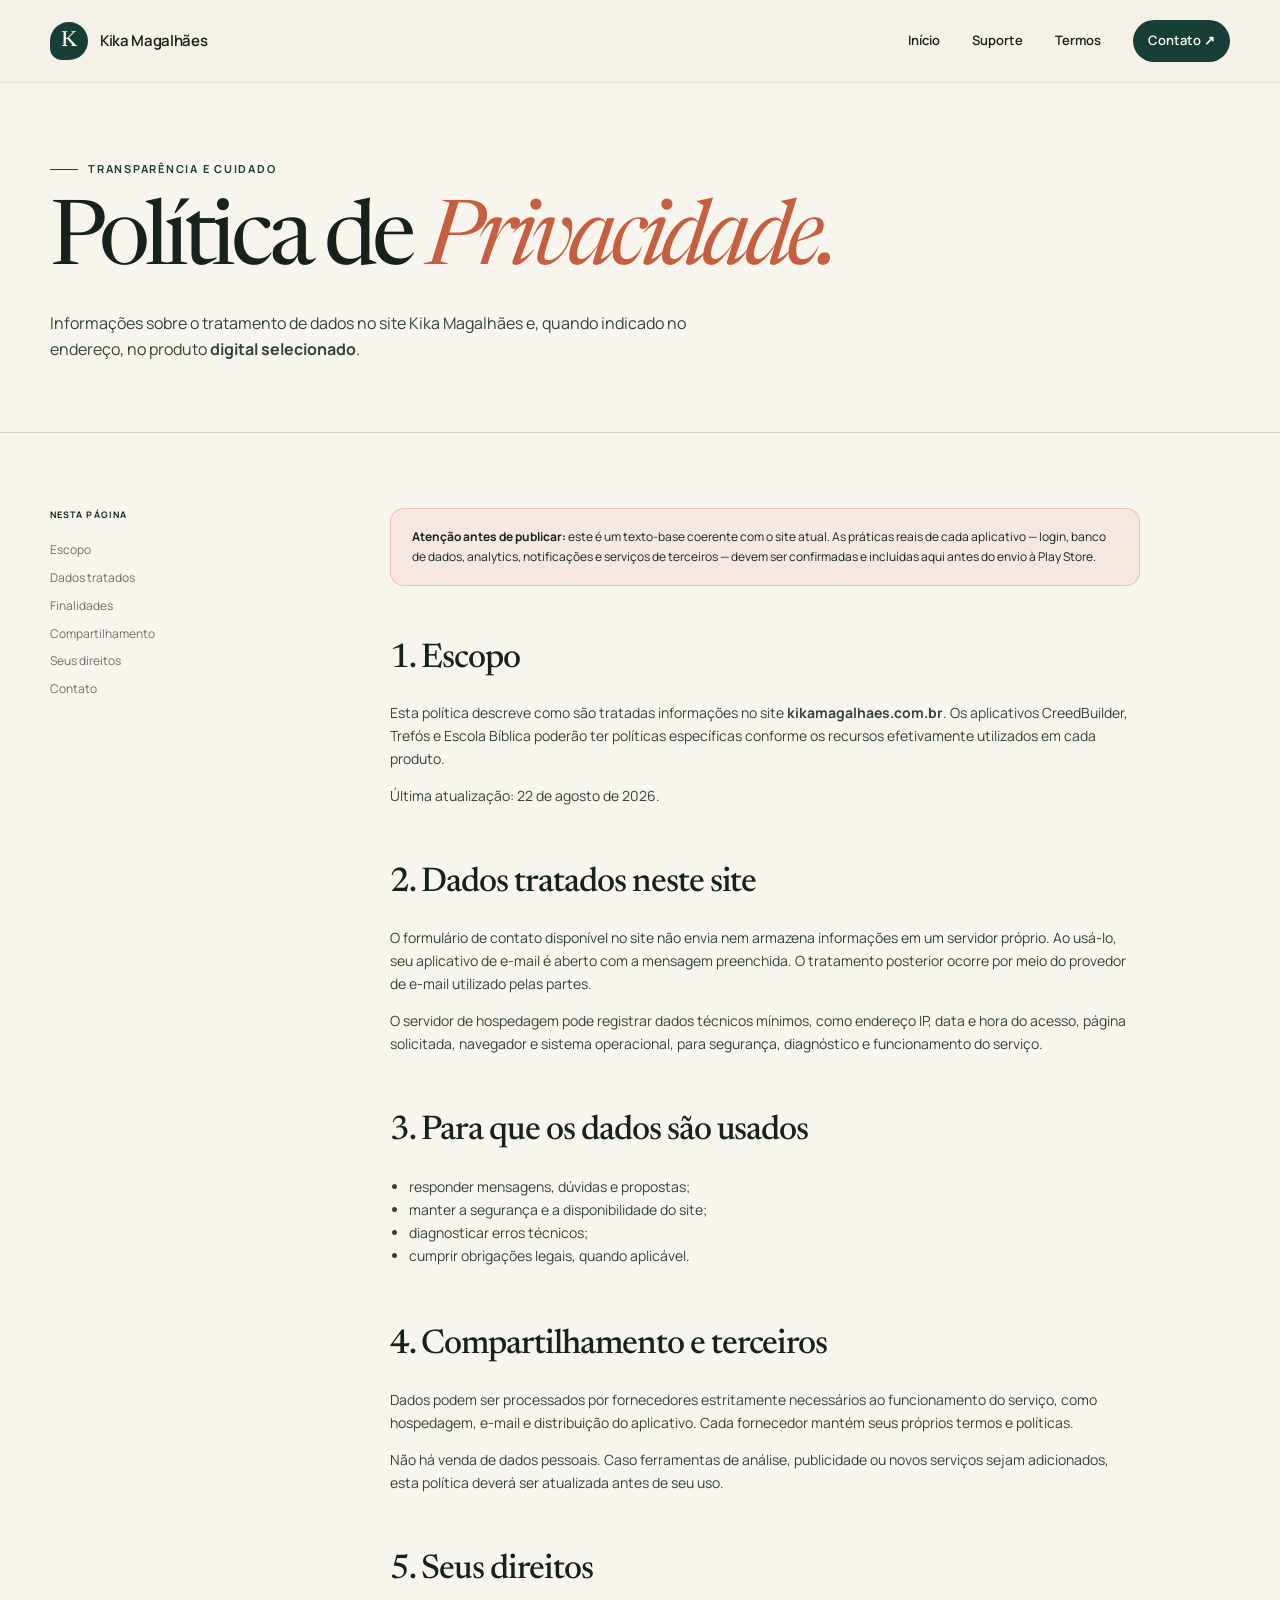
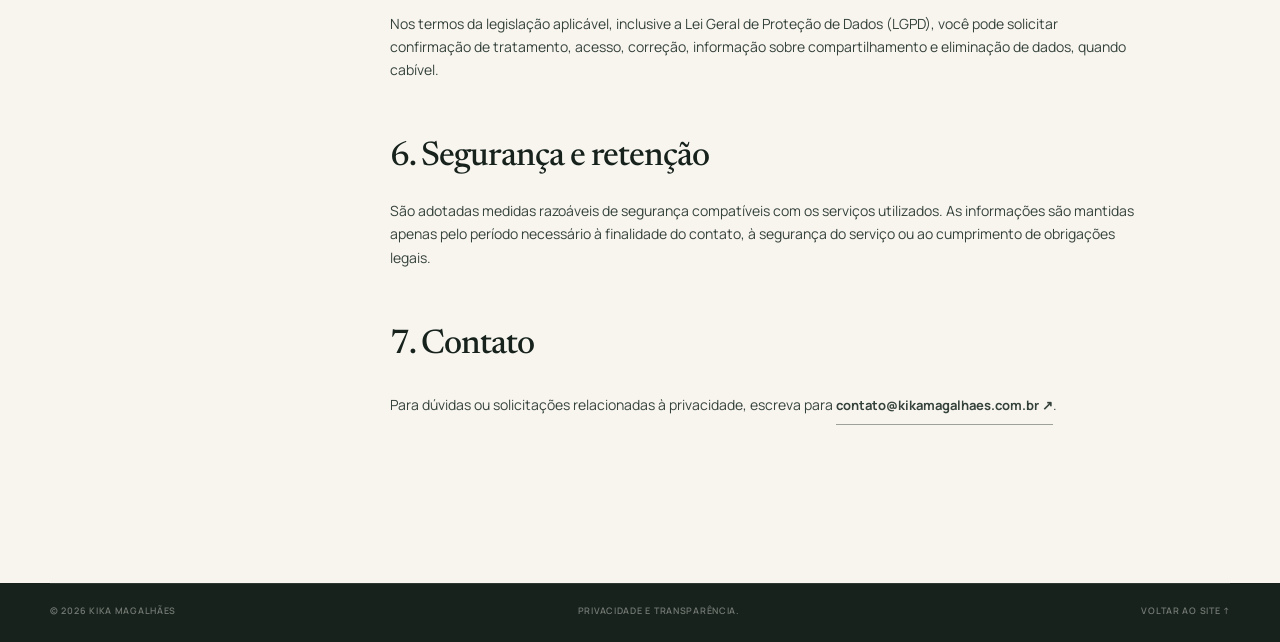
<file: privacidade/index.html>
<!doctype html>
<html lang="pt-BR">
  <head>
    <meta charset="UTF-8" />
    <meta name="viewport" content="width=device-width, initial-scale=1.0" />
    <meta name="description" content="Política de privacidade do site e dos produtos digitais de Kika Magalhães." />
    <meta name="theme-color" content="#173e37" />
    <link rel="icon" href="/assets/favicon.svg" type="image/svg+xml" />
    <link rel="preconnect" href="https://fonts.googleapis.com" />
    <link rel="preconnect" href="https://fonts.gstatic.com" crossorigin />
    <link href="https://fonts.googleapis.com/css2?family=Manrope:wght@400;500;600;700&amp;family=Newsreader:opsz,wght@6..72,400;6..72,500&amp;display=swap" rel="stylesheet" />
    <script>document.documentElement.classList.add('js')</script>
    <link rel="stylesheet" href="/assets/styles.css?v=20260822" />
    <script src="/assets/main.js?v=20260822" defer></script>
    <title>Política de Privacidade — Kika Magalhães</title>
  </head>
  <body class="legal-page inner-page">
    <a class="skip-link" href="#conteudo">Pular para o conteúdo</a>
    <header class="site-header" data-header>
      <div class="shell header-inner">
        <a class="brand" href="/" aria-label="Kika Magalhães — início"><span class="brand-mark" aria-hidden="true">K</span><span class="brand-name">Kika Magalhães</span></a>
        <button class="nav-toggle" type="button" aria-label="Abrir menu" aria-expanded="false" data-nav-toggle><span></span><span></span></button>
        <nav class="site-nav" aria-label="Navegação" data-nav><a href="/">Início</a><a href="/suporte/">Suporte</a><a href="/termos/">Termos</a><a class="nav-cta" href="mailto:contato@kikamagalhaes.com.br">Contato ↗</a></nav>
      </div>
    </header>

    <main id="conteudo">
      <section class="legal-hero">
        <div class="shell" data-reveal>
          <p class="eyebrow"><span></span> Transparência e cuidado</p>
          <h1>Política de <em>Privacidade.</em></h1>
          <p>Informações sobre o tratamento de dados no site Kika Magalhães e, quando indicado no endereço, no produto <strong data-product-name>digital selecionado</strong>.</p>
        </div>
      </section>

      <div class="shell legal-layout">
        <aside class="legal-aside" aria-label="Nesta página">
          <strong>Nesta página</strong>
          <a href="#escopo">Escopo</a><a href="#dados">Dados tratados</a><a href="#finalidades">Finalidades</a><a href="#compartilhamento">Compartilhamento</a><a href="#direitos">Seus direitos</a><a href="#contato">Contato</a>
        </aside>
        <article class="legal-content" data-reveal>
          <div class="draft-notice"><strong>Atenção antes de publicar:</strong> este é um texto-base coerente com o site atual. As práticas reais de cada aplicativo — login, banco de dados, analytics, notificações e serviços de terceiros — devem ser confirmadas e incluídas aqui antes do envio à Play Store.</div>

          <section id="escopo">
            <h2>1. Escopo</h2>
            <p>Esta política descreve como são tratadas informações no site <strong>kikamagalhaes.com.br</strong>. Os aplicativos CreedBuilder, Trefós e Escola Bíblica poderão ter políticas específicas conforme os recursos efetivamente utilizados em cada produto.</p>
            <p>Última atualização: 22 de agosto de 2026.</p>
          </section>
          <section id="dados">
            <h2>2. Dados tratados neste site</h2>
            <p>O formulário de contato disponível no site não envia nem armazena informações em um servidor próprio. Ao usá-lo, seu aplicativo de e-mail é aberto com a mensagem preenchida. O tratamento posterior ocorre por meio do provedor de e-mail utilizado pelas partes.</p>
            <p>O servidor de hospedagem pode registrar dados técnicos mínimos, como endereço IP, data e hora do acesso, página solicitada, navegador e sistema operacional, para segurança, diagnóstico e funcionamento do serviço.</p>
          </section>
          <section id="finalidades">
            <h2>3. Para que os dados são usados</h2>
            <ul><li>responder mensagens, dúvidas e propostas;</li><li>manter a segurança e a disponibilidade do site;</li><li>diagnosticar erros técnicos;</li><li>cumprir obrigações legais, quando aplicável.</li></ul>
          </section>
          <section id="compartilhamento">
            <h2>4. Compartilhamento e terceiros</h2>
            <p>Dados podem ser processados por fornecedores estritamente necessários ao funcionamento do serviço, como hospedagem, e-mail e distribuição do aplicativo. Cada fornecedor mantém seus próprios termos e políticas.</p>
            <p>Não há venda de dados pessoais. Caso ferramentas de análise, publicidade ou novos serviços sejam adicionados, esta política deverá ser atualizada antes de seu uso.</p>
          </section>
          <section id="direitos">
            <h2>5. Seus direitos</h2>
            <p>Nos termos da legislação aplicável, inclusive a Lei Geral de Proteção de Dados (LGPD), você pode solicitar confirmação de tratamento, acesso, correção, informação sobre compartilhamento e eliminação de dados, quando cabível.</p>
          </section>
          <section id="seguranca">
            <h2>6. Segurança e retenção</h2>
            <p>São adotadas medidas razoáveis de segurança compatíveis com os serviços utilizados. As informações são mantidas apenas pelo período necessário à finalidade do contato, à segurança do serviço ou ao cumprimento de obrigações legais.</p>
          </section>
          <section id="contato">
            <h2>7. Contato</h2>
            <p>Para dúvidas ou solicitações relacionadas à privacidade, escreva para <a class="text-link" href="mailto:contato@kikamagalhaes.com.br">contato@kikamagalhaes.com.br ↗</a>.</p>
          </section>
        </article>
      </div>
    </main>
    <footer class="site-footer"><div class="shell footer-bottom"><span>© <span data-year></span> Kika Magalhães</span><span>Privacidade e transparência.</span><a href="/">Voltar ao site ↑</a></div></footer>
  </body>
</html>
</file>
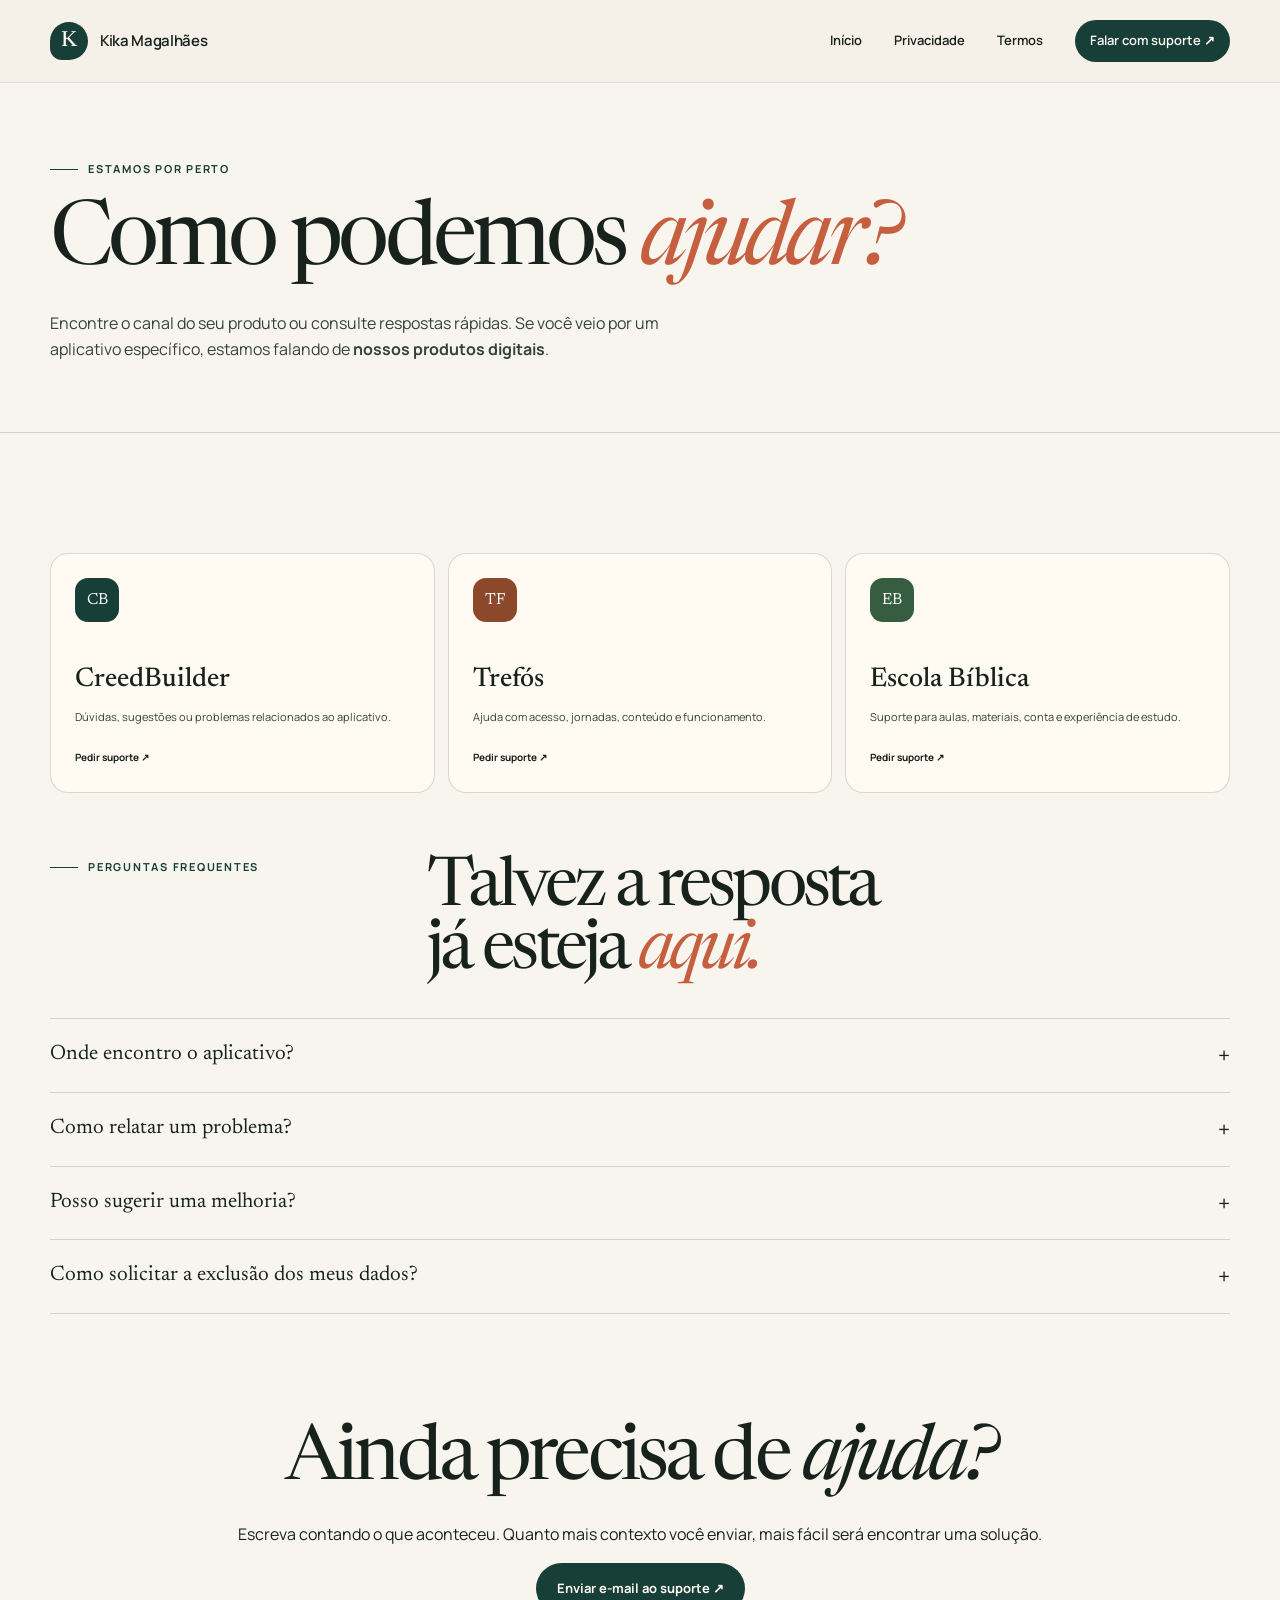
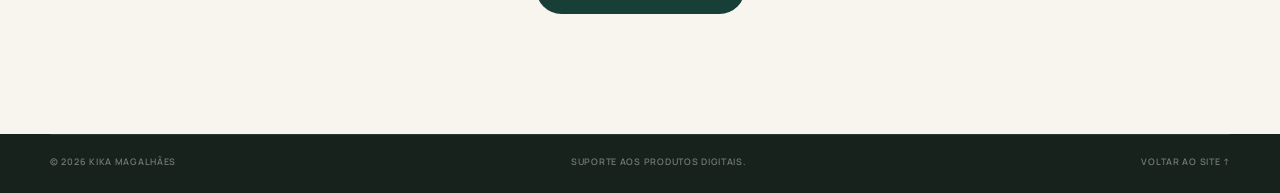
<file: suporte/index.html>
<!doctype html>
<html lang="pt-BR">
  <head>
    <meta charset="UTF-8" />
    <meta name="viewport" content="width=device-width, initial-scale=1.0" />
    <meta name="description" content="Central de suporte dos produtos digitais de Kika Magalhães." />
    <meta name="theme-color" content="#173e37" />
    <link rel="icon" href="/assets/favicon.svg" type="image/svg+xml" />
    <link rel="preconnect" href="https://fonts.googleapis.com" />
    <link rel="preconnect" href="https://fonts.gstatic.com" crossorigin />
    <link href="https://fonts.googleapis.com/css2?family=Manrope:wght@400;500;600;700&amp;family=Newsreader:opsz,wght@6..72,400;6..72,500&amp;display=swap" rel="stylesheet" />
    <script>document.documentElement.classList.add('js')</script>
    <link rel="stylesheet" href="/assets/styles.css?v=20260822" />
    <script src="/assets/main.js?v=20260822" defer></script>
    <title>Suporte — Kika Magalhães</title>
  </head>
  <body class="legal-page inner-page">
    <a class="skip-link" href="#conteudo">Pular para o conteúdo</a>
    <header class="site-header" data-header>
      <div class="shell header-inner">
        <a class="brand" href="/" aria-label="Kika Magalhães — início"><span class="brand-mark" aria-hidden="true">K</span><span class="brand-name">Kika Magalhães</span></a>
        <button class="nav-toggle" type="button" aria-label="Abrir menu" aria-expanded="false" data-nav-toggle><span></span><span></span></button>
        <nav class="site-nav" aria-label="Navegação" data-nav><a href="/">Início</a><a href="/privacidade/">Privacidade</a><a href="/termos/">Termos</a><a class="nav-cta" href="mailto:suporte@kikamagalhaes.com.br">Falar com suporte ↗</a></nav>
      </div>
    </header>

    <main id="conteudo">
      <section class="legal-hero">
        <div class="shell" data-reveal>
          <p class="eyebrow"><span></span> Estamos por perto</p>
          <h1>Como podemos <em>ajudar?</em></h1>
          <p>Encontre o canal do seu produto ou consulte respostas rápidas. Se você veio por um aplicativo específico, estamos falando de <strong data-product-name>nossos produtos digitais</strong>.</p>
        </div>
      </section>

      <section class="section">
        <div class="shell">
          <div class="support-grid">
            <article class="support-card" data-reveal><span>CB</span><h2>CreedBuilder</h2><p>Dúvidas, sugestões ou problemas relacionados ao aplicativo.</p><a href="mailto:suporte@kikamagalhaes.com.br?subject=Suporte%20CreedBuilder">Pedir suporte ↗</a></article>
            <article class="support-card" data-reveal data-delay="1"><span style="background:#8b482b">TF</span><h2>Trefós</h2><p>Ajuda com acesso, jornadas, conteúdo e funcionamento.</p><a href="mailto:suporte@kikamagalhaes.com.br?subject=Suporte%20Trefos">Pedir suporte ↗</a></article>
            <article class="support-card" data-reveal data-delay="2"><span style="background:#365d40">EB</span><h2>Escola Bíblica</h2><p>Suporte para aulas, materiais, conta e experiência de estudo.</p><a href="mailto:suporte@kikamagalhaes.com.br?subject=Suporte%20Escola%20Biblica">Pedir suporte ↗</a></article>
          </div>

          <div class="section-heading" style="margin-bottom:35px" data-reveal>
            <p class="eyebrow"><span></span> Perguntas frequentes</p>
            <div><h2>Talvez a resposta<br />já esteja <em>aqui.</em></h2></div>
          </div>
          <div class="faq-list" data-reveal>
            <details><summary>Onde encontro o aplicativo?</summary><p>Assim que cada produto for publicado, o link oficial da Google Play ficará disponível na página correspondente. Evite instalar arquivos recebidos por fontes desconhecidas.</p></details>
            <details><summary>Como relatar um problema?</summary><p>Envie um e-mail informando o nome do aplicativo, modelo do aparelho, versão do Android, o que você tentou fazer e, se possível, uma captura de tela. Não inclua senhas ou informações sensíveis.</p></details>
            <details><summary>Posso sugerir uma melhoria?</summary><p>Sim. Sugestões ajudam os produtos a evoluir. Escreva para o suporte com o nome do aplicativo e descreva o que tornaria sua experiência melhor.</p></details>
            <details><summary>Como solicitar a exclusão dos meus dados?</summary><p>Envie uma solicitação para o e-mail de suporte usando o mesmo endereço associado à conta, quando houver. A identidade poderá ser confirmada antes da exclusão para proteger seus dados.</p></details>
          </div>

          <div class="product-cta" style="padding-bottom:0" data-reveal>
            <h2>Ainda precisa de <em>ajuda?</em></h2>
            <p>Escreva contando o que aconteceu. Quanto mais contexto você enviar, mais fácil será encontrar uma solução.</p>
            <a class="button button-primary" href="mailto:suporte@kikamagalhaes.com.br">Enviar e-mail ao suporte ↗</a>
          </div>
        </div>
      </section>
    </main>
    <footer class="site-footer"><div class="shell footer-bottom"><span>© <span data-year></span> Kika Magalhães</span><span>Suporte aos produtos digitais.</span><a href="/">Voltar ao site ↑</a></div></footer>
  </body>
</html>
</file>
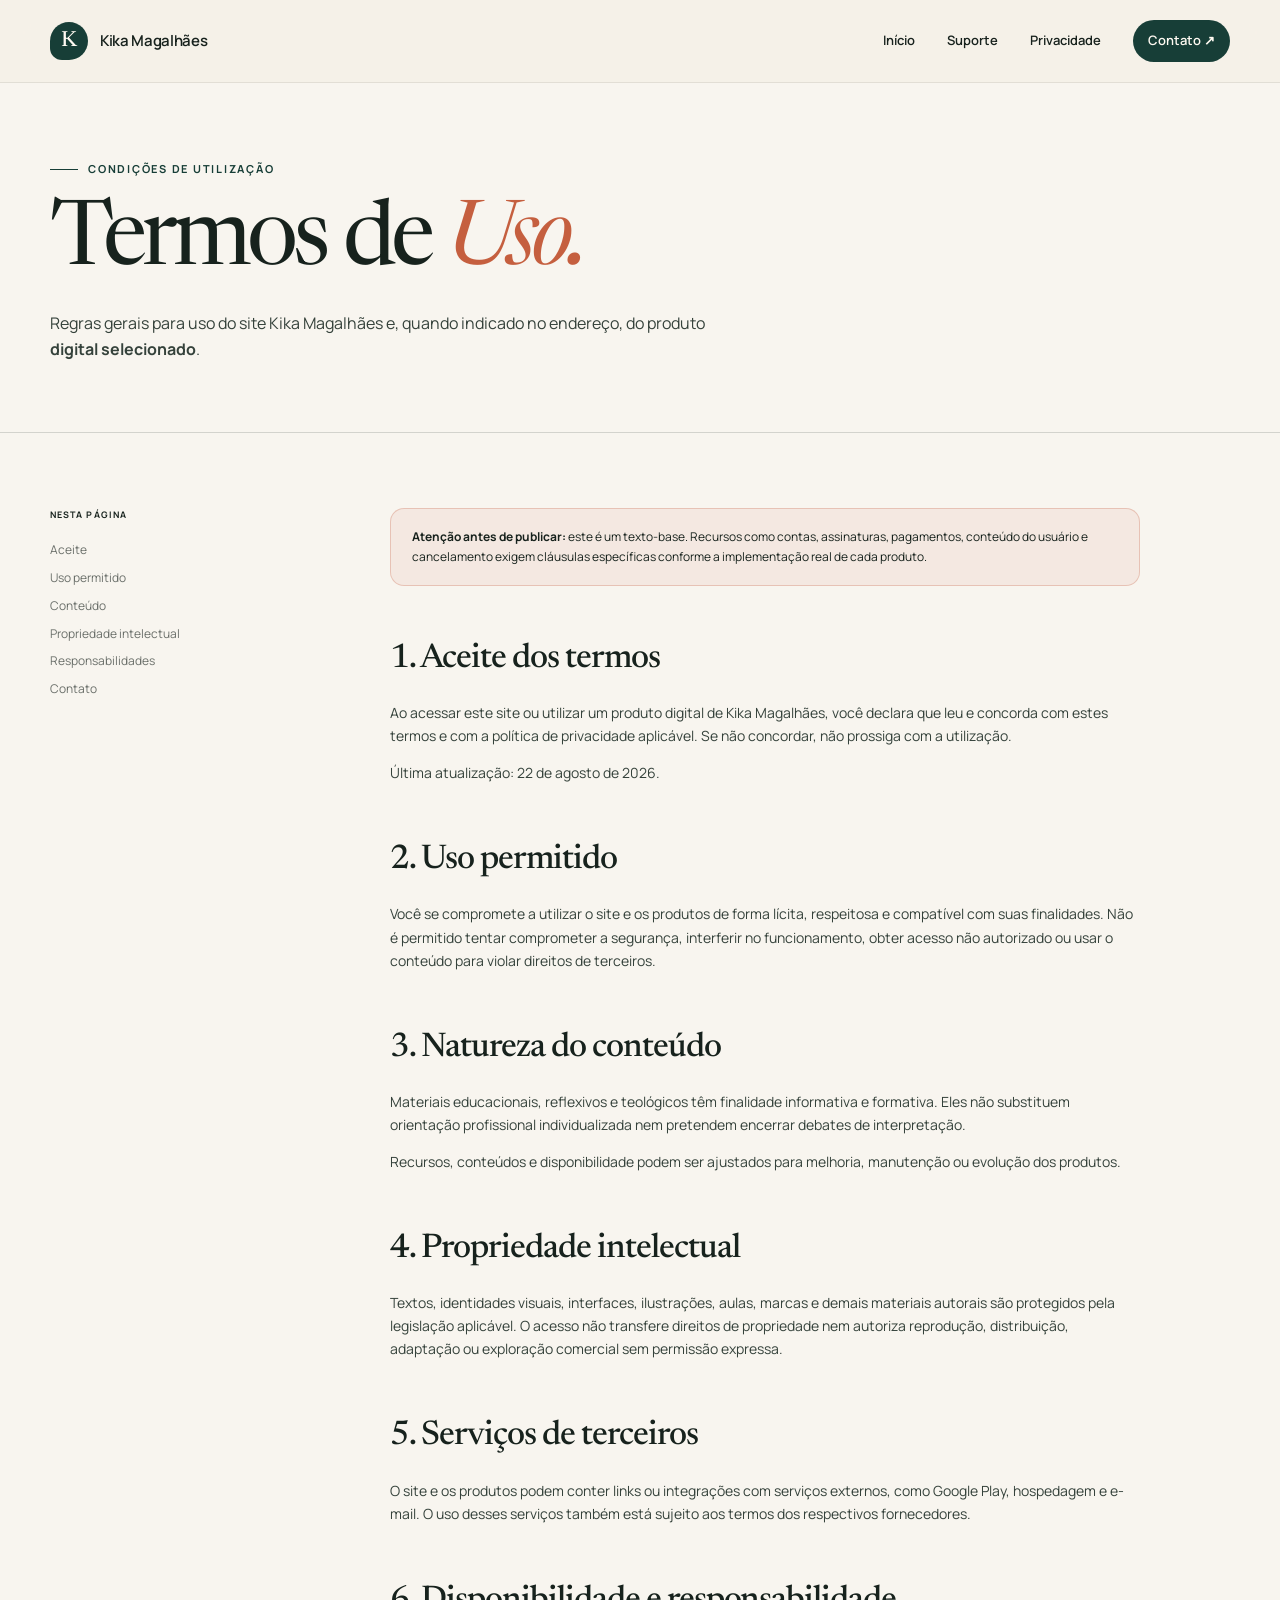
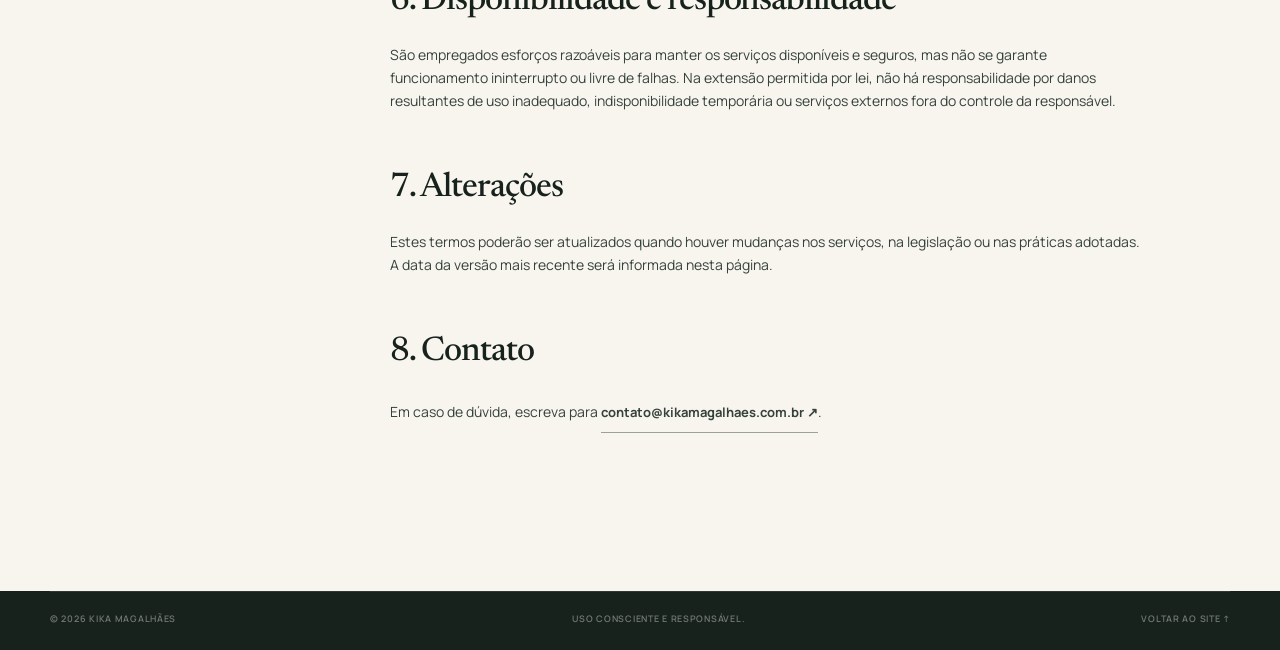
<file: termos/index.html>
<!doctype html>
<html lang="pt-BR">
  <head>
    <meta charset="UTF-8" />
    <meta name="viewport" content="width=device-width, initial-scale=1.0" />
    <meta name="description" content="Termos de uso do site e dos produtos digitais de Kika Magalhães." />
    <meta name="theme-color" content="#173e37" />
    <link rel="icon" href="/assets/favicon.svg" type="image/svg+xml" />
    <link rel="preconnect" href="https://fonts.googleapis.com" />
    <link rel="preconnect" href="https://fonts.gstatic.com" crossorigin />
    <link href="https://fonts.googleapis.com/css2?family=Manrope:wght@400;500;600;700&amp;family=Newsreader:opsz,wght@6..72,400;6..72,500&amp;display=swap" rel="stylesheet" />
    <script>document.documentElement.classList.add('js')</script>
    <link rel="stylesheet" href="/assets/styles.css?v=20260822" />
    <script src="/assets/main.js?v=20260822" defer></script>
    <title>Termos de Uso — Kika Magalhães</title>
  </head>
  <body class="legal-page inner-page">
    <a class="skip-link" href="#conteudo">Pular para o conteúdo</a>
    <header class="site-header" data-header>
      <div class="shell header-inner">
        <a class="brand" href="/" aria-label="Kika Magalhães — início"><span class="brand-mark" aria-hidden="true">K</span><span class="brand-name">Kika Magalhães</span></a>
        <button class="nav-toggle" type="button" aria-label="Abrir menu" aria-expanded="false" data-nav-toggle><span></span><span></span></button>
        <nav class="site-nav" aria-label="Navegação" data-nav><a href="/">Início</a><a href="/suporte/">Suporte</a><a href="/privacidade/">Privacidade</a><a class="nav-cta" href="mailto:contato@kikamagalhaes.com.br">Contato ↗</a></nav>
      </div>
    </header>

    <main id="conteudo">
      <section class="legal-hero">
        <div class="shell" data-reveal>
          <p class="eyebrow"><span></span> Condições de utilização</p>
          <h1>Termos de <em>Uso.</em></h1>
          <p>Regras gerais para uso do site Kika Magalhães e, quando indicado no endereço, do produto <strong data-product-name>digital selecionado</strong>.</p>
        </div>
      </section>

      <div class="shell legal-layout">
        <aside class="legal-aside" aria-label="Nesta página"><strong>Nesta página</strong><a href="#aceite">Aceite</a><a href="#uso">Uso permitido</a><a href="#conteudo-autoral">Conteúdo</a><a href="#propriedade">Propriedade intelectual</a><a href="#responsabilidade">Responsabilidades</a><a href="#contato">Contato</a></aside>
        <article class="legal-content" data-reveal>
          <div class="draft-notice"><strong>Atenção antes de publicar:</strong> este é um texto-base. Recursos como contas, assinaturas, pagamentos, conteúdo do usuário e cancelamento exigem cláusulas específicas conforme a implementação real de cada produto.</div>
          <section id="aceite"><h2>1. Aceite dos termos</h2><p>Ao acessar este site ou utilizar um produto digital de Kika Magalhães, você declara que leu e concorda com estes termos e com a política de privacidade aplicável. Se não concordar, não prossiga com a utilização.</p><p>Última atualização: 22 de agosto de 2026.</p></section>
          <section id="uso"><h2>2. Uso permitido</h2><p>Você se compromete a utilizar o site e os produtos de forma lícita, respeitosa e compatível com suas finalidades. Não é permitido tentar comprometer a segurança, interferir no funcionamento, obter acesso não autorizado ou usar o conteúdo para violar direitos de terceiros.</p></section>
          <section id="conteudo-autoral"><h2>3. Natureza do conteúdo</h2><p>Materiais educacionais, reflexivos e teológicos têm finalidade informativa e formativa. Eles não substituem orientação profissional individualizada nem pretendem encerrar debates de interpretação.</p><p>Recursos, conteúdos e disponibilidade podem ser ajustados para melhoria, manutenção ou evolução dos produtos.</p></section>
          <section id="propriedade"><h2>4. Propriedade intelectual</h2><p>Textos, identidades visuais, interfaces, ilustrações, aulas, marcas e demais materiais autorais são protegidos pela legislação aplicável. O acesso não transfere direitos de propriedade nem autoriza reprodução, distribuição, adaptação ou exploração comercial sem permissão expressa.</p></section>
          <section id="links"><h2>5. Serviços de terceiros</h2><p>O site e os produtos podem conter links ou integrações com serviços externos, como Google Play, hospedagem e e-mail. O uso desses serviços também está sujeito aos termos dos respectivos fornecedores.</p></section>
          <section id="responsabilidade"><h2>6. Disponibilidade e responsabilidade</h2><p>São empregados esforços razoáveis para manter os serviços disponíveis e seguros, mas não se garante funcionamento ininterrupto ou livre de falhas. Na extensão permitida por lei, não há responsabilidade por danos resultantes de uso inadequado, indisponibilidade temporária ou serviços externos fora do controle da responsável.</p></section>
          <section id="alteracoes"><h2>7. Alterações</h2><p>Estes termos poderão ser atualizados quando houver mudanças nos serviços, na legislação ou nas práticas adotadas. A data da versão mais recente será informada nesta página.</p></section>
          <section id="contato"><h2>8. Contato</h2><p>Em caso de dúvida, escreva para <a class="text-link" href="mailto:contato@kikamagalhaes.com.br">contato@kikamagalhaes.com.br ↗</a>.</p></section>
        </article>
      </div>
    </main>
    <footer class="site-footer"><div class="shell footer-bottom"><span>© <span data-year></span> Kika Magalhães</span><span>Uso consciente e responsável.</span><a href="/">Voltar ao site ↑</a></div></footer>
  </body>
</html>
</file>
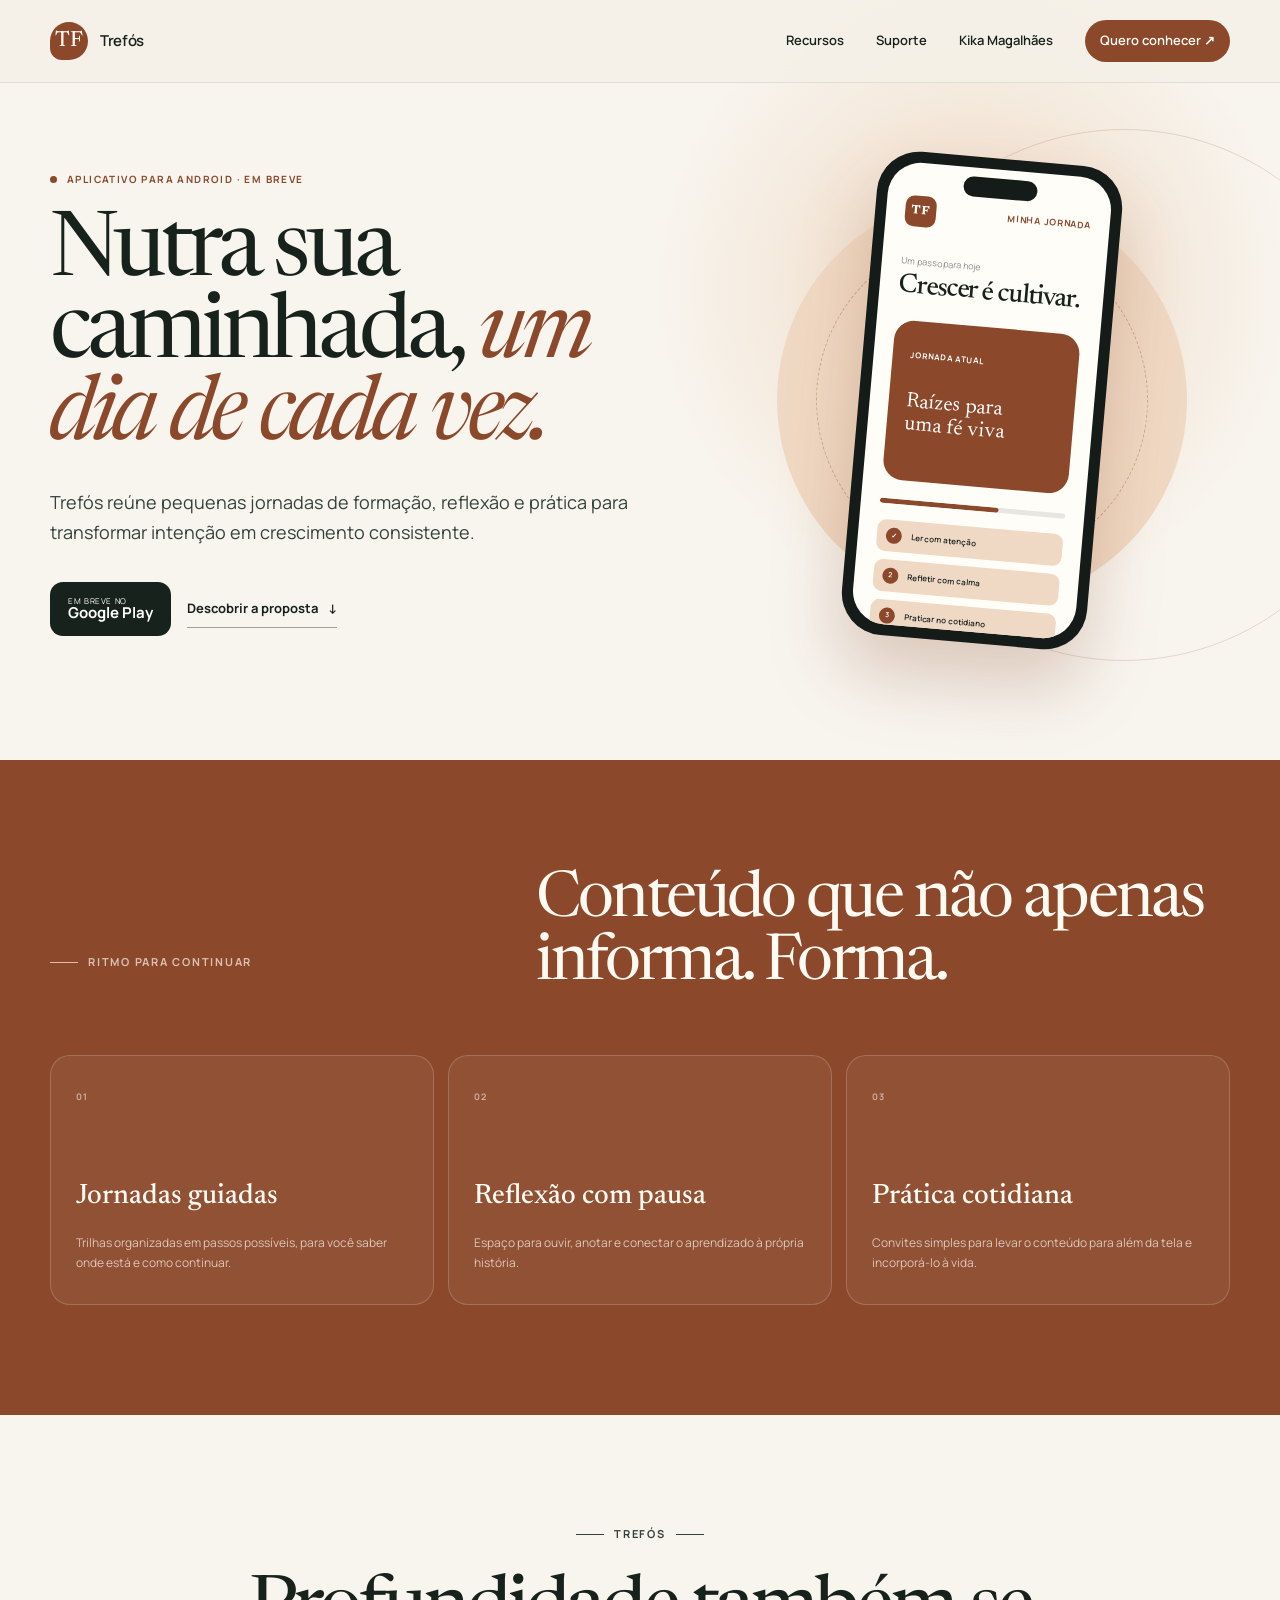
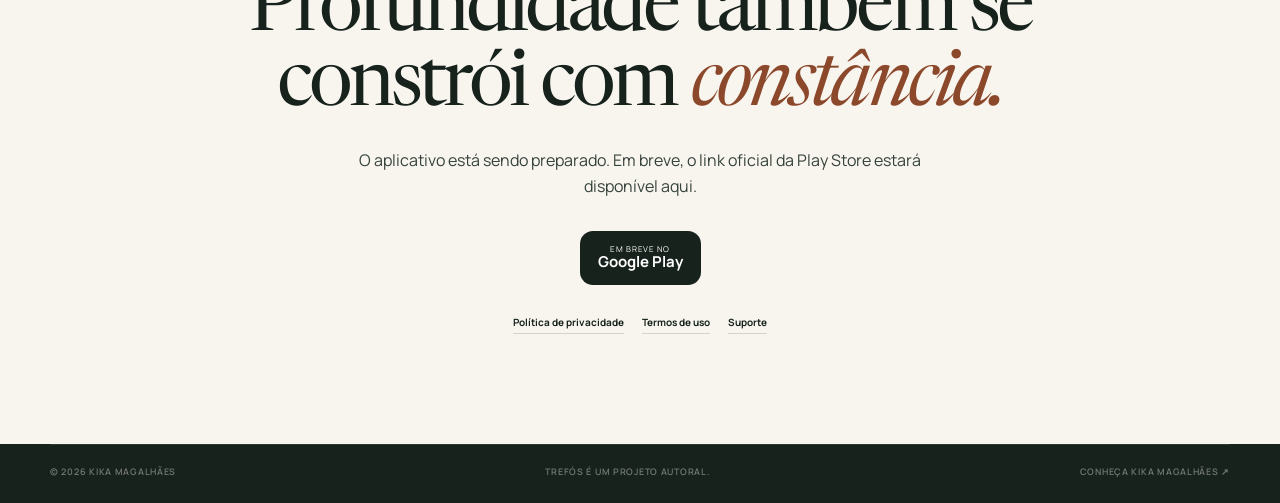
<file: trefos/index.html>
<!doctype html>
<html lang="pt-BR">
  <head>
    <meta charset="UTF-8" />
    <meta name="viewport" content="width=device-width, initial-scale=1.0" />
    <meta name="description" content="Trefós — formação que alimenta sua jornada, um passo de cada vez." />
    <meta name="theme-color" content="#8b482b" />
    <link rel="canonical" href="https://trefos.kikamagalhaes.com.br/" />
    <link rel="icon" href="/assets/favicon.svg" type="image/svg+xml" />
    <link rel="preconnect" href="https://fonts.googleapis.com" />
    <link rel="preconnect" href="https://fonts.gstatic.com" crossorigin />
    <link href="https://fonts.googleapis.com/css2?family=Manrope:wght@400;500;600;700&amp;family=Newsreader:opsz,wght@6..72,400;6..72,500&amp;display=swap" rel="stylesheet" />
    <script>document.documentElement.classList.add('js')</script>
    <link rel="stylesheet" href="/assets/styles.css?v=20260822" />
    <script src="/assets/main.js?v=20260822" defer></script>
    <title>Trefós — Formação que alimenta a jornada</title>
  </head>
  <body class="product-page trefos-theme inner-page">
    <a class="skip-link" href="#conteudo">Pular para o conteúdo</a>
    <header class="site-header product-header" data-header>
      <div class="shell header-inner">
        <a class="brand" href="/trefos/" aria-label="Trefós — início"><span class="brand-mark" aria-hidden="true">TF</span><span class="brand-name">Trefós</span></a>
        <button class="nav-toggle" type="button" aria-label="Abrir menu" aria-expanded="false" data-nav-toggle><span></span><span></span></button>
        <nav class="site-nav" aria-label="Navegação" data-nav>
          <a href="#recursos">Recursos</a><a href="/suporte/?produto=trefos">Suporte</a><a href="/">Kika Magalhães</a>
          <a class="nav-cta" href="#baixar">Quero conhecer <span aria-hidden="true">↗</span></a>
        </nav>
      </div>
    </header>

    <main id="conteudo">
      <section class="product-hero">
        <div class="shell product-hero-grid">
          <div data-reveal>
            <span class="product-badge">Aplicativo para Android · em breve</span>
            <h1>Nutra sua caminhada, <em>um dia de cada vez.</em></h1>
            <p class="product-lead">Trefós reúne pequenas jornadas de formação, reflexão e prática para transformar intenção em crescimento consistente.</p>
            <div class="product-actions">
              <a class="store-button" href="#" data-coming-soon><small>Em breve no</small><strong>Google Play</strong></a>
              <a class="text-link" href="#recursos">Descobrir a proposta <span aria-hidden="true">↓</span></a>
            </div>
          </div>
          <div class="phone-stage" data-reveal data-delay="1" aria-label="Prévia ilustrativa da interface do Trefós">
            <div class="phone">
              <div class="phone-screen">
                <div class="app-mini-header"><span class="app-mini-logo">TF</span><span>minha jornada</span></div>
                <p class="screen-greeting">Um passo para hoje</p>
                <h2 class="screen-title">Crescer é cultivar.</h2>
                <div class="screen-card"><small>Jornada atual</small><p>Raízes para<br />uma fé viva</p></div>
                <div class="screen-progress"></div>
                <div class="screen-list"><span><i>✓</i> Ler com atenção</span><span><i>2</i> Refletir com calma</span><span><i>3</i> Praticar no cotidiano</span></div>
              </div>
            </div>
          </div>
        </div>
      </section>

      <section class="feature-section" id="recursos">
        <div class="shell">
          <div class="feature-heading" data-reveal><p class="eyebrow"><span></span> Ritmo para continuar</p><h2>Conteúdo que não apenas informa. Forma.</h2></div>
          <div class="feature-grid">
            <article class="feature-card" data-reveal><span>01</span><h3>Jornadas guiadas</h3><p>Trilhas organizadas em passos possíveis, para você saber onde está e como continuar.</p></article>
            <article class="feature-card" data-reveal data-delay="1"><span>02</span><h3>Reflexão com pausa</h3><p>Espaço para ouvir, anotar e conectar o aprendizado à própria história.</p></article>
            <article class="feature-card" data-reveal data-delay="2"><span>03</span><h3>Prática cotidiana</h3><p>Convites simples para levar o conteúdo para além da tela e incorporá-lo à vida.</p></article>
          </div>
        </div>
      </section>

      <section class="product-cta" id="baixar">
        <div class="shell" data-reveal>
          <p class="eyebrow" style="justify-content:center"><span></span> Trefós <span></span></p>
          <h2>Profundidade também se constrói com <em>constância.</em></h2>
          <p>O aplicativo está sendo preparado. Em breve, o link oficial da Play Store estará disponível aqui.</p>
          <a class="store-button" href="#" data-coming-soon><small>Em breve no</small><strong>Google Play</strong></a>
          <div class="product-utility"><a href="/privacidade/?produto=trefos">Política de privacidade</a><a href="/termos/?produto=trefos">Termos de uso</a><a href="/suporte/?produto=trefos">Suporte</a></div>
        </div>
      </section>
    </main>
    <footer class="site-footer"><div class="shell footer-bottom"><span>© <span data-year></span> Kika Magalhães</span><span>Trefós é um projeto autoral.</span><a href="/">Conheça Kika Magalhães ↗</a></div></footer>
  </body>
</html>
</file>
<file: assets/styles.css>
:root {
  --ink: #17221d;
  --ink-soft: #35423b;
  --forest: #173e37;
  --forest-deep: #0f2d28;
  --paper: #f5f0e7;
  --paper-warm: #ede4d6;
  --cream: #fffaf2;
  --clay: #c55f3f;
  --apricot: #e4a163;
  --gold: #d2a84d;
  --sage: #91a69a;
  --line: rgba(23, 34, 29, 0.16);
  --serif: "Newsreader", Georgia, serif;
  --sans: "Manrope", "DM Sans", Arial, sans-serif;
  --shell: min(1180px, calc(100vw - 48px));
  --radius: 24px;
}

* {
  box-sizing: border-box;
}

html {
  scroll-behavior: smooth;
  scroll-padding-top: 96px;
}

body {
  margin: 0;
  color: var(--ink);
  background: var(--paper);
  font-family: var(--sans);
  font-size: 16px;
  line-height: 1.65;
  -webkit-font-smoothing: antialiased;
}

body.nav-open {
  overflow: hidden;
}

a {
  color: inherit;
  text-decoration: none;
}

button,
input,
select,
textarea {
  color: inherit;
  font: inherit;
}

button,
a {
  -webkit-tap-highlight-color: transparent;
}

img,
svg {
  display: block;
  max-width: 100%;
}

::selection {
  color: var(--cream);
  background: var(--clay);
}

.shell {
  width: var(--shell);
  margin-inline: auto;
}

.skip-link {
  position: fixed;
  z-index: 1000;
  top: 12px;
  left: 12px;
  padding: 10px 16px;
  color: white;
  background: var(--forest);
  border-radius: 8px;
  transform: translateY(-150%);
}

.skip-link:focus {
  transform: translateY(0);
}

.site-header {
  position: fixed;
  z-index: 50;
  top: 0;
  right: 0;
  left: 0;
  border-bottom: 1px solid transparent;
  transition: background 240ms ease, border-color 240ms ease, backdrop-filter 240ms ease;
}

.site-header.is-scrolled,
.inner-page .site-header {
  border-color: rgba(23, 34, 29, 0.09);
  background: rgba(245, 240, 231, 0.86);
  backdrop-filter: blur(18px);
}

.header-inner {
  display: flex;
  min-height: 82px;
  align-items: center;
  justify-content: space-between;
}

.brand {
  display: inline-flex;
  align-items: center;
  gap: 12px;
  font-weight: 600;
  letter-spacing: -0.02em;
}

.brand-mark {
  display: grid;
  width: 38px;
  height: 38px;
  place-items: center;
  color: var(--cream);
  background: var(--forest);
  border-radius: 50% 50% 50% 12px;
  font-family: var(--serif);
  font-size: 22px;
  font-weight: 500;
  line-height: 1;
}

.brand-name {
  font-size: 15px;
}

.site-nav {
  display: flex;
  align-items: center;
  gap: 32px;
  font-size: 13px;
  font-weight: 600;
}

.site-nav > a:not(.nav-cta) {
  position: relative;
}

.site-nav > a:not(.nav-cta)::after {
  position: absolute;
  right: 0;
  bottom: -5px;
  left: 0;
  height: 1px;
  background: currentColor;
  content: "";
  transform: scaleX(0);
  transform-origin: right;
  transition: transform 200ms ease;
}

.site-nav > a:not(.nav-cta):hover::after {
  transform: scaleX(1);
  transform-origin: left;
}

.nav-cta {
  padding: 10px 15px;
  color: var(--cream);
  background: var(--forest);
  border-radius: 999px;
  transition: transform 180ms ease, background 180ms ease;
}

.nav-cta:hover {
  background: var(--clay);
  transform: translateY(-2px);
}

.nav-toggle {
  display: none;
  width: 44px;
  height: 44px;
  padding: 0;
  border: 0;
  background: transparent;
}

.nav-toggle span {
  display: block;
  width: 22px;
  height: 1.5px;
  margin: 6px auto;
  background: currentColor;
  transition: transform 200ms ease;
}

.hero {
  position: relative;
  min-height: 790px;
  overflow: hidden;
  padding: 150px 0 30px;
  background:
    radial-gradient(circle at 77% 42%, rgba(228, 161, 99, 0.17), transparent 27%),
    linear-gradient(118deg, #f8f4ec 0%, #f3ecdf 55%, #e9dfd1 100%);
}

.hero::before {
  position: absolute;
  inset: 0;
  opacity: 0.28;
  background-image: url("data:image/svg+xml,%3Csvg viewBox='0 0 160 160' xmlns='http://www.w3.org/2000/svg'%3E%3Cfilter id='n'%3E%3CfeTurbulence type='fractalNoise' baseFrequency='.8' numOctaves='3' stitchTiles='stitch'/%3E%3C/filter%3E%3Crect width='100%25' height='100%25' filter='url(%23n)' opacity='.11'/%3E%3C/svg%3E");
  content: "";
  pointer-events: none;
}

.hero-wash {
  position: absolute;
  top: -190px;
  right: -90px;
  width: 580px;
  height: 580px;
  border: 1px solid rgba(23, 62, 55, 0.12);
  border-radius: 50%;
}

.hero-wash::before,
.hero-wash::after {
  position: absolute;
  border: 1px solid rgba(23, 62, 55, 0.09);
  border-radius: 50%;
  content: "";
}

.hero-wash::before {
  inset: 72px;
}

.hero-wash::after {
  inset: 145px;
}

.hero-grid {
  position: relative;
  z-index: 1;
  display: grid;
  min-height: 560px;
  align-items: center;
  grid-template-columns: minmax(0, 1.02fr) minmax(470px, 0.98fr);
  gap: 60px;
}

.eyebrow {
  display: flex;
  align-items: center;
  gap: 10px;
  margin: 0 0 24px;
  color: var(--forest);
  font-size: 11px;
  font-weight: 700;
  letter-spacing: 0.16em;
  text-transform: uppercase;
}

.eyebrow > span {
  width: 28px;
  height: 1px;
  background: currentColor;
}

.hero h1,
.section-heading h2,
.art-copy h2,
.music-copy h2,
.poetry-copy h2,
.teaching-copy h2,
.about-copy h2,
.contact-copy h2,
.product-hero h1,
.legal-hero h1 {
  margin: 0;
  font-family: var(--serif);
  font-weight: 400;
  letter-spacing: -0.055em;
  line-height: 0.92;
}

.hero h1 {
  max-width: 700px;
  font-size: clamp(68px, 6.3vw, 96px);
}

h1 em,
h2 em,
blockquote em {
  color: var(--clay);
  font-weight: 400;
}

.hero-lead {
  max-width: 580px;
  margin: 30px 0 0;
  color: var(--ink-soft);
  font-size: clamp(17px, 1.45vw, 20px);
  line-height: 1.65;
}

.hero-actions {
  display: flex;
  align-items: center;
  gap: 28px;
  margin-top: 38px;
}

.button {
  display: inline-flex;
  min-height: 51px;
  align-items: center;
  justify-content: center;
  gap: 13px;
  padding: 13px 21px;
  border: 0;
  border-radius: 999px;
  cursor: pointer;
  font-size: 13px;
  font-weight: 700;
  transition: transform 180ms ease, background 180ms ease, color 180ms ease;
}

.button:hover {
  transform: translateY(-3px);
}

.button-primary {
  color: var(--cream);
  background: var(--forest);
}

.button-primary:hover {
  background: var(--clay);
}

.button-light {
  color: var(--forest-deep);
  background: var(--cream);
}

.button-light:hover {
  color: white;
  background: var(--clay);
}

.text-link {
  display: inline-flex;
  align-items: center;
  gap: 10px;
  padding-block: 8px;
  border-bottom: 1px solid rgba(23, 34, 29, 0.4);
  font-size: 13px;
  font-weight: 700;
}

.text-link span,
.card-link span,
.project-arrow {
  transition: transform 180ms ease;
}

.text-link:hover span,
.card-link:hover span,
.project-row:hover .project-arrow {
  transform: translate(3px, -3px);
}

.hero-visual {
  position: relative;
  width: min(100%, 540px);
  aspect-ratio: 1;
  justify-self: end;
}

.orbit {
  position: absolute;
  border: 1px solid rgba(23, 62, 55, 0.21);
  border-radius: 50%;
}

.orbit-one {
  inset: 8%;
}

.orbit-two {
  inset: 24%;
  border-style: dashed;
}

.hero-center {
  position: absolute;
  top: 50%;
  left: 50%;
  display: grid;
  width: 150px;
  height: 150px;
  place-content: center;
  color: var(--cream);
  background: var(--forest);
  border: 10px solid rgba(255, 250, 242, 0.64);
  border-radius: 50% 50% 50% 27%;
  box-shadow: 0 24px 60px rgba(23, 62, 55, 0.22);
  text-align: center;
  transform: translate(-50%, -50%) rotate(-7deg);
}

.center-monogram {
  font-family: var(--serif);
  font-size: 45px;
  letter-spacing: -0.08em;
  line-height: 0.8;
}

.center-caption {
  margin-top: 12px;
  font-size: 8px;
  font-weight: 700;
  letter-spacing: 0.12em;
  line-height: 1.45;
  text-transform: uppercase;
}

.orbit-card {
  position: absolute;
  display: grid;
  width: 126px;
  min-height: 116px;
  padding: 13px;
  overflow: hidden;
  border: 1px solid rgba(23, 34, 29, 0.14);
  border-radius: 19px;
  box-shadow: 0 18px 40px rgba(23, 34, 29, 0.09);
  line-height: 1.25;
  animation: float 5s ease-in-out infinite;
}

.orbit-card::after {
  position: absolute;
  width: 72px;
  height: 72px;
  border: 1px solid rgba(255, 255, 255, 0.35);
  border-radius: 50%;
  content: "";
}

.orbit-number {
  align-self: start;
  font-size: 9px;
  font-weight: 700;
  letter-spacing: 0.12em;
}

.orbit-symbol {
  align-self: center;
  font-family: var(--serif);
  font-size: 25px;
}

.orbit-card strong {
  align-self: end;
  font-family: var(--serif);
  font-size: 17px;
  font-weight: 500;
}

.orbit-card small {
  font-size: 7px;
  letter-spacing: 0.04em;
}

.orbit-card-code {
  top: -1%;
  left: 50%;
  color: white;
  background: var(--clay);
  transform: translateX(-50%) rotate(-4deg);
}

.orbit-card-code::after {
  top: -21px;
  right: -25px;
}

.orbit-card-art {
  top: 24%;
  right: -2%;
  color: var(--forest-deep);
  background: #e1bd70;
  animation-delay: -1.4s;
  transform: rotate(5deg);
}

.orbit-card-art::after {
  right: -24px;
  bottom: -17px;
}

.orbit-card-word {
  top: 24%;
  left: -2%;
  color: var(--cream);
  background: var(--forest);
  animation-delay: -2.8s;
  transform: rotate(-4deg);
}

.orbit-card-word::after {
  top: -14px;
  left: -20px;
}

.orbit-card-music {
  right: 8%;
  bottom: 0;
  color: var(--cream);
  background: #66516a;
  animation-delay: -3.6s;
  transform: rotate(4deg);
}

.orbit-card-music::after {
  right: -18px;
  bottom: -23px;
}

.orbit-card-poetry {
  bottom: 0;
  left: 8%;
  color: var(--cream);
  background: #536d78;
  animation-delay: -4.4s;
  transform: rotate(-3deg);
}

.orbit-card-poetry::after {
  top: -22px;
  left: -19px;
}

.hero-footer {
  position: relative;
  z-index: 2;
  display: flex;
  align-items: center;
  justify-content: space-between;
  padding-top: 20px;
  border-top: 1px solid var(--line);
  color: rgba(23, 34, 29, 0.62);
  font-size: 10px;
  font-weight: 600;
  letter-spacing: 0.12em;
  text-transform: uppercase;
}

.hero-scroll {
  display: flex;
  align-items: center;
  gap: 10px;
}

.hero-scroll i {
  position: relative;
  display: inline-block;
  width: 18px;
  height: 28px;
  border: 1px solid rgba(23, 34, 29, 0.4);
  border-radius: 999px;
}

.hero-scroll i::after {
  position: absolute;
  top: 6px;
  left: 50%;
  width: 2px;
  height: 5px;
  background: var(--forest);
  border-radius: 2px;
  content: "";
  transform: translateX(-50%);
  animation: scrollCue 1.8s ease-in-out infinite;
}

.manifesto-strip {
  overflow: hidden;
  padding: 18px 0;
  color: var(--cream);
  background: var(--forest-deep);
}

.manifesto-track {
  display: flex;
  width: max-content;
  align-items: center;
  gap: 30px;
  white-space: nowrap;
  animation: marquee 30s linear infinite;
}

.manifesto-track span {
  font-family: var(--serif);
  font-size: 22px;
  font-style: italic;
}

.manifesto-track i {
  color: var(--apricot);
  font-size: 11px;
  font-style: normal;
}

.section {
  padding: 120px 0;
}

.section-heading {
  display: grid;
  align-items: start;
  grid-template-columns: 0.42fr 1fr;
  gap: 40px;
  margin-bottom: 66px;
}

.section-heading h2,
.art-copy h2,
.music-copy h2,
.poetry-copy h2,
.teaching-copy h2,
.contact-copy h2 {
  font-size: clamp(50px, 5.3vw, 76px);
}

.section-heading > div > p {
  max-width: 590px;
  margin: 28px 0 0;
  color: var(--ink-soft);
  font-size: 16px;
}

.path-grid {
  display: grid;
  grid-template-columns: repeat(6, minmax(0, 1fr));
  gap: 16px;
}

.path-card {
  display: flex;
  grid-column: span 2;
  min-height: 640px;
  flex-direction: column;
  padding: 25px;
  overflow: hidden;
  border: 1px solid var(--line);
  border-radius: var(--radius);
  transition: transform 260ms ease, box-shadow 260ms ease;
}

.path-card:hover {
  z-index: 2;
  box-shadow: 0 28px 70px rgba(23, 34, 29, 0.12);
  transform: translateY(-8px);
}

.path-tech {
  background: #e8e5dc;
}

.path-art {
  background: #ead9cb;
}

.path-music {
  background: #e2d9e3;
}

.path-poetry {
  grid-column: span 3;
  background: #eadfca;
}

.path-theology {
  grid-column: span 3;
  background: #dfe6de;
}

.path-card-top {
  display: flex;
  align-items: center;
  justify-content: space-between;
}

.path-index {
  font-size: 9px;
  font-weight: 700;
  letter-spacing: 0.12em;
  text-transform: uppercase;
}

.path-icon {
  display: grid;
  width: 32px;
  height: 32px;
  place-items: center;
  border: 1px solid rgba(23, 34, 29, 0.18);
  border-radius: 50%;
  font-size: 15px;
}

.path-graphic {
  position: relative;
  height: 235px;
  margin: 32px 0;
  overflow: hidden;
  border-radius: 16px;
}

.tech-graphic {
  background:
    linear-gradient(rgba(255, 255, 255, 0.05) 1px, transparent 1px),
    linear-gradient(90deg, rgba(255, 255, 255, 0.05) 1px, transparent 1px),
    var(--forest);
  background-size: 24px 24px;
}

.code-window {
  position: absolute;
  top: 20px;
  right: 20px;
  left: 20px;
  display: flex;
  gap: 5px;
  padding-bottom: 13px;
  border-bottom: 1px solid rgba(255, 255, 255, 0.13);
}

.code-window i {
  width: 6px;
  height: 6px;
  background: var(--apricot);
  border-radius: 50%;
}

.code-line {
  position: absolute;
  left: 43px;
  height: 7px;
  background: rgba(255, 250, 242, 0.76);
  border-radius: 999px;
}

.line-a {
  top: 78px;
  width: 51%;
}

.line-b {
  top: 106px;
  width: 33%;
}

.line-c {
  top: 134px;
  width: 61%;
}

.code-pulse {
  position: absolute;
  right: 26px;
  bottom: 25px;
  width: 55px;
  height: 55px;
  background: var(--clay);
  border: 8px solid rgba(255, 255, 255, 0.14);
  border-radius: 50% 50% 50% 13px;
}

.art-graphic {
  background: #c76b50;
}

.art-shape {
  position: absolute;
  display: block;
}

.art-shape-a {
  top: 30px;
  left: 44px;
  width: 150px;
  height: 150px;
  background: #e5b962;
  border-radius: 50% 48% 38% 62%;
  transform: rotate(19deg);
}

.art-shape-b {
  right: 22px;
  bottom: -42px;
  width: 172px;
  height: 172px;
  background: var(--forest);
  border-radius: 47% 53% 50% 50%;
}

.art-shape-c {
  top: -32px;
  right: 33px;
  width: 89px;
  height: 122px;
  border: 22px solid rgba(255, 246, 231, 0.7);
  border-radius: 50%;
  transform: rotate(-20deg);
}

.art-stroke {
  position: absolute;
  right: 81px;
  bottom: 46px;
  width: 180px;
  height: 2px;
  background: var(--cream);
  box-shadow: 0 7px 0 rgba(255, 250, 242, 0.5), 0 -7px 0 rgba(255, 250, 242, 0.32);
  transform: rotate(-28deg);
}

.music-graphic {
  background:
    linear-gradient(90deg, transparent 0 64%, rgba(255, 255, 255, 0.07) 64% 64.5%, transparent 64.5%),
    #5a4860;
}

.music-disc {
  position: absolute;
  top: 30px;
  left: 33px;
  width: 174px;
  height: 174px;
  border: 1px solid rgba(255, 255, 255, 0.3);
  background:
    radial-gradient(circle, #e3a668 0 8%, #f2e8d8 8.5% 18%, transparent 18.5%),
    repeating-radial-gradient(circle, #29242d 0 4px, #3d3441 5px 7px);
  border-radius: 50%;
  box-shadow: 0 18px 35px rgba(30, 23, 32, 0.28);
  transform: rotate(-8deg);
}

.music-disc i {
  position: absolute;
  top: 50%;
  left: 50%;
  width: 12px;
  height: 12px;
  background: #322a35;
  border-radius: 50%;
  transform: translate(-50%, -50%);
}

.music-staff {
  position: absolute;
  top: 51px;
  right: 0;
  width: 48%;
  height: 83px;
  background: repeating-linear-gradient(to bottom, transparent 0 13px, rgba(255, 250, 242, 0.46) 13px 14px);
  transform: rotate(-4deg);
}

.music-note {
  position: absolute;
  color: var(--cream);
  font-family: var(--serif);
  line-height: 1;
}

.music-note-a {
  top: 58px;
  right: 24%;
  font-size: 34px;
  transform: rotate(8deg);
}

.music-note-b {
  right: 9%;
  bottom: 37px;
  color: #e6b86c;
  font-size: 48px;
  transform: rotate(-9deg);
}

.poetry-graphic {
  background:
    linear-gradient(122deg, rgba(255, 255, 255, 0.08), transparent 45%),
    #b85e45;
}

.poetry-sheet {
  position: absolute;
  top: 26px;
  right: 19%;
  width: 58%;
  height: 190px;
  background: #f7eddf;
  box-shadow: 0 20px 35px rgba(67, 34, 27, 0.2);
  transform: rotate(4deg);
}

.poetry-sheet::after {
  position: absolute;
  right: 18px;
  bottom: 17px;
  width: 34px;
  height: 1px;
  background: var(--clay);
  content: "";
}

.poetry-line {
  position: absolute;
  z-index: 2;
  left: 32%;
  height: 4px;
  background: rgba(23, 34, 29, 0.55);
  border-radius: 999px;
  transform: rotate(4deg);
}

.poetry-line-a {
  top: 87px;
  width: 31%;
}

.poetry-line-b {
  top: 111px;
  width: 38%;
}

.poetry-line-c {
  top: 135px;
  width: 24%;
}

.poetry-quote {
  position: absolute;
  z-index: 2;
  top: 15px;
  left: 17%;
  color: #e7b65e;
  font-family: var(--serif);
  font-size: 112px;
  line-height: 1;
}

.theology-graphic {
  background: #688176;
}

.book-page {
  position: absolute;
  bottom: 46px;
  width: 41%;
  height: 110px;
  background: var(--cream);
  box-shadow: 0 18px 30px rgba(15, 45, 40, 0.18);
}

.page-left {
  right: 50%;
  border-radius: 70px 7px 7px 15px;
  transform: skewY(7deg);
}

.page-right {
  left: 50%;
  border-radius: 7px 70px 15px 7px;
  transform: skewY(-7deg);
}

.book-spine {
  position: absolute;
  z-index: 2;
  bottom: 40px;
  left: 50%;
  width: 2px;
  height: 112px;
  background: var(--gold);
}

.book-ray {
  position: absolute;
  top: 27px;
  left: 50%;
  width: 1px;
  height: 49px;
  background: rgba(255, 250, 242, 0.58);
  transform-origin: bottom;
}

.ray-a {
  transform: rotate(-38deg);
}

.ray-b {
  transform: rotate(0deg);
}

.ray-c {
  transform: rotate(38deg);
}

.path-card h3 {
  max-width: 295px;
  margin: 0 0 13px;
  font-family: var(--serif);
  font-size: 35px;
  font-weight: 500;
  letter-spacing: -0.035em;
  line-height: 1.04;
}

.path-card > p {
  margin: 0;
  color: var(--ink-soft);
  font-size: 13px;
  line-height: 1.7;
}

.tag-list {
  display: flex;
  flex-wrap: wrap;
  gap: 6px;
  margin: 21px 0 0;
  padding: 0;
  list-style: none;
}

.tag-list li {
  padding: 5px 9px;
  border: 1px solid rgba(23, 34, 29, 0.18);
  border-radius: 999px;
  font-size: 9px;
  font-weight: 600;
}

.card-link {
  display: flex;
  align-items: center;
  justify-content: space-between;
  margin-top: auto;
  padding-top: 20px;
  border-top: 1px solid rgba(23, 34, 29, 0.14);
  font-size: 11px;
  font-weight: 700;
}

.art-feature {
  position: relative;
  overflow: hidden;
  color: var(--cream);
  background: var(--forest-deep);
}

.art-feature::after {
  position: absolute;
  right: -200px;
  bottom: -300px;
  width: 650px;
  height: 650px;
  border: 1px solid rgba(255, 250, 242, 0.1);
  border-radius: 50%;
  content: "";
}

.art-feature-grid {
  position: relative;
  z-index: 1;
  display: grid;
  align-items: center;
  grid-template-columns: 0.8fr 1.2fr;
  gap: 90px;
}

.eyebrow-light {
  color: rgba(255, 250, 242, 0.72);
}

.art-copy p:not(.eyebrow) {
  max-width: 470px;
  margin: 27px 0 33px;
  color: rgba(255, 250, 242, 0.69);
}

.art-actions {
  display: flex;
  align-items: center;
  flex-wrap: wrap;
  gap: 24px;
}

.art-preview {
  position: relative;
  min-height: 520px;
}

.artwork-frame {
  position: absolute;
  margin: 0;
  overflow: hidden;
  color: var(--cream);
  background: #111;
  box-shadow: 0 30px 75px rgba(0, 0, 0, 0.3);
}

.artwork-frame img {
  width: 100%;
  height: 100%;
  object-fit: cover;
  transition: transform 700ms cubic-bezier(0.2, 0.7, 0.2, 1);
}

.artwork-frame:hover img {
  transform: scale(1.025);
}

.artwork-frame::after {
  position: absolute;
  inset: 42% 0 0;
  background: linear-gradient(transparent, rgba(9, 18, 15, 0.77));
  content: "";
  pointer-events: none;
}

.artwork-frame figcaption {
  position: absolute;
  z-index: 2;
  right: 19px;
  bottom: 16px;
  left: 19px;
  display: flex;
  align-items: flex-end;
  justify-content: space-between;
  gap: 12px;
}

.artwork-frame figcaption span {
  font-family: var(--serif);
  font-size: 21px;
  line-height: 1;
}

.artwork-frame figcaption small {
  color: rgba(255, 250, 242, 0.65);
  font-size: 8px;
  font-weight: 700;
  letter-spacing: 0.1em;
  text-align: right;
  text-transform: uppercase;
}

.artwork-main {
  top: 0;
  left: 0;
  width: 78%;
  height: 390px;
  transform: rotate(-1.5deg);
}

.artwork-small {
  right: 0;
  bottom: 0;
  width: 36%;
  height: 330px;
  border: 9px solid var(--cream);
  transform: rotate(2.2deg);
}

.canvas {
  position: absolute;
  display: flex;
  align-items: center;
  justify-content: center;
  overflow: hidden;
  box-shadow: 0 28px 70px rgba(0, 0, 0, 0.25);
}

.canvas::before,
.canvas::after {
  position: absolute;
  content: "";
}

.canvas-main {
  top: 0;
  left: 0;
  width: 66%;
  height: 490px;
  background:
    linear-gradient(137deg, transparent 39%, rgba(244, 193, 99, 0.85) 40% 51%, transparent 52%),
    radial-gradient(ellipse at 25% 26%, #d17858 0 19%, transparent 20%),
    radial-gradient(ellipse at 74% 74%, #193f38 0 26%, transparent 27%),
    #d9c7ae;
  transform: rotate(-2deg);
}

.canvas-main::before {
  top: 44%;
  left: -12%;
  width: 120%;
  height: 3px;
  background: rgba(255, 250, 242, 0.84);
  box-shadow: 0 8px rgba(255, 250, 242, 0.37), 0 -8px rgba(255, 250, 242, 0.24);
  transform: rotate(14deg);
}

.canvas-small {
  right: 0;
  bottom: 16px;
  width: 46%;
  height: 320px;
  background:
    radial-gradient(circle at 40% 48%, transparent 0 21%, #e2b764 22% 27%, transparent 28%),
    linear-gradient(38deg, #b75c43 0 38%, transparent 39%),
    #e9ddcb;
  transform: rotate(3deg);
}

.canvas-small::before {
  top: 10%;
  right: -22%;
  width: 65%;
  height: 84%;
  background: var(--forest);
  border-radius: 50%;
  transform: rotate(-17deg);
}

.canvas-placeholder {
  z-index: 2;
  padding: 12px 15px;
  border: 1px solid rgba(255, 250, 242, 0.5);
  color: rgba(255, 250, 242, 0.9);
  background: rgba(15, 45, 40, 0.6);
  backdrop-filter: blur(7px);
  font-size: 9px;
  font-weight: 700;
  letter-spacing: 0.13em;
  line-height: 1.5;
  text-align: center;
  text-transform: uppercase;
}

.canvas-caption {
  position: absolute;
  z-index: 2;
  bottom: 14px;
  left: 17px;
  padding: 4px 8px;
  color: var(--cream);
  background: rgba(23, 34, 29, 0.76);
  border-radius: 999px;
  font-size: 8px;
  font-weight: 700;
  letter-spacing: 0.09em;
  text-transform: uppercase;
}

.art-hint {
  position: absolute;
  right: 6px;
  bottom: -38px;
  max-width: 230px;
  color: rgba(255, 250, 242, 0.48);
  font-size: 10px;
  line-height: 1.5;
}

.music-feature {
  position: relative;
  overflow: hidden;
  color: var(--cream);
  background: #4b3b50;
}

.music-feature::before {
  position: absolute;
  top: -260px;
  left: 39%;
  width: 680px;
  height: 680px;
  border: 1px solid rgba(255, 250, 242, 0.08);
  border-radius: 50%;
  content: "";
}

.music-feature-grid {
  position: relative;
  z-index: 1;
  display: grid;
  align-items: center;
  grid-template-columns: 1.08fr 0.92fr;
  gap: 95px;
}

.music-stage {
  position: relative;
  min-height: 550px;
  overflow: hidden;
  background:
    linear-gradient(rgba(255, 255, 255, 0.035) 1px, transparent 1px),
    linear-gradient(90deg, rgba(255, 255, 255, 0.035) 1px, transparent 1px),
    rgba(255, 255, 255, 0.04);
  background-size: 34px 34px;
  border: 1px solid rgba(255, 255, 255, 0.12);
  border-radius: 28px;
}

.sound-disc {
  position: absolute;
  top: 67px;
  left: 50%;
  width: 345px;
  height: 345px;
  background:
    radial-gradient(circle, #d49a60 0 3%, #f1e1cc 3.5% 15%, transparent 15.5%),
    repeating-radial-gradient(circle, #211d25 0 5px, #372f3b 6px 9px);
  border: 1px solid rgba(255, 255, 255, 0.25);
  border-radius: 50%;
  box-shadow: 0 35px 80px rgba(18, 13, 20, 0.38);
  transform: translateX(-50%);
  animation: slowSpin 24s linear infinite;
}

.sound-disc-label {
  position: absolute;
  top: 50%;
  left: 50%;
  display: grid;
  width: 91px;
  height: 91px;
  place-content: center;
  color: var(--ink);
  background: #e4b66d;
  border-radius: 50%;
  text-align: center;
  transform: translate(-50%, -50%);
}

.sound-disc-label i {
  font-family: var(--serif);
  font-size: 27px;
  font-style: normal;
  line-height: 0.9;
}

.sound-disc-label small {
  margin-top: 5px;
  font-size: 7px;
  font-weight: 700;
  letter-spacing: 0.12em;
  text-transform: uppercase;
}

.sound-wave {
  position: absolute;
  right: 26px;
  bottom: 44px;
  left: 26px;
  display: flex;
  height: 58px;
  align-items: center;
  justify-content: center;
  gap: 10px;
}

.sound-wave i {
  width: 3px;
  height: 23%;
  background: #e4b66d;
  border-radius: 999px;
}

.sound-wave i:nth-child(2),
.sound-wave i:nth-child(10) { height: 45%; }
.sound-wave i:nth-child(3),
.sound-wave i:nth-child(9) { height: 72%; }
.sound-wave i:nth-child(4),
.sound-wave i:nth-child(8) { height: 38%; }
.sound-wave i:nth-child(5),
.sound-wave i:nth-child(7) { height: 88%; }
.sound-wave i:nth-child(6) { height: 100%; }

.stage-note {
  position: absolute;
  color: rgba(255, 250, 242, 0.68);
  font-family: var(--serif);
  line-height: 1;
}

.stage-note-a {
  top: 38px;
  left: 31px;
  font-size: 47px;
  transform: rotate(-12deg);
}

.stage-note-b {
  top: 71px;
  right: 37px;
  color: #e4b66d;
  font-size: 35px;
  transform: rotate(8deg);
}

.music-stage-caption {
  position: absolute;
  bottom: 17px;
  left: 25px;
  color: rgba(255, 250, 242, 0.46);
  font-size: 8px;
  font-weight: 700;
  letter-spacing: 0.13em;
  text-transform: uppercase;
}

.music-copy h2,
.poetry-copy h2 {
  font-size: clamp(50px, 5.3vw, 76px);
}

.music-copy h2 em {
  color: #e4b66d;
}

.music-copy > p:not(.eyebrow) {
  margin: 28px 0;
  color: rgba(255, 250, 242, 0.72);
  font-size: 14px;
}

.music-roles {
  display: grid;
  margin: 33px 0;
  border-top: 1px solid rgba(255, 255, 255, 0.16);
}

.music-roles span {
  display: grid;
  grid-template-columns: 38px 1fr;
  padding: 13px 0;
  border-bottom: 1px solid rgba(255, 255, 255, 0.16);
  font-size: 11px;
  font-weight: 600;
}

.music-roles i {
  color: #e4b66d;
  font-size: 8px;
  font-style: normal;
}

.poetry-feature {
  position: relative;
  overflow: hidden;
  background: #e9dfce;
}

.poetry-feature::after {
  position: absolute;
  top: 50%;
  left: -130px;
  width: 430px;
  height: 430px;
  border: 1px solid rgba(23, 34, 29, 0.09);
  border-radius: 50%;
  content: "";
  transform: translateY(-50%);
}

.poetry-feature-grid {
  position: relative;
  z-index: 1;
  display: grid;
  align-items: center;
  grid-template-columns: 0.95fr 1.05fr;
  gap: 100px;
}

.poetry-copy > p:not(.eyebrow) {
  max-width: 520px;
  margin: 28px 0;
  color: var(--ink-soft);
}

.poetry-tags {
  display: flex;
  flex-wrap: wrap;
  gap: 7px;
  margin: 0 0 28px;
  padding: 0;
  list-style: none;
}

.poetry-tags li {
  padding: 6px 10px;
  border: 1px solid rgba(23, 34, 29, 0.2);
  border-radius: 999px;
  font-size: 9px;
  font-weight: 600;
}

.poetry-preview {
  position: relative;
  display: flex;
  min-height: 505px;
  flex-direction: column;
  justify-content: center;
  padding: 53px;
  overflow: hidden;
  color: var(--cream);
  background:
    radial-gradient(circle at 85% 18%, rgba(232, 184, 102, 0.38) 0 9%, transparent 9.5%),
    #aa523d;
  border-radius: 50% 50% 20px 50%;
  box-shadow: 0 30px 70px rgba(78, 43, 31, 0.17);
}

.poetry-preview::before,
.poetry-preview::after {
  position: absolute;
  border: 1px solid rgba(255, 250, 242, 0.18);
  border-radius: 50%;
  content: "";
}

.poetry-preview::before {
  top: -80px;
  right: -40px;
  width: 260px;
  height: 260px;
}

.poetry-preview::after {
  right: 34px;
  bottom: 42px;
  width: 90px;
  height: 90px;
}

.poetry-preview-index {
  position: absolute;
  top: 32px;
  left: 43px;
  font-size: 8px;
  font-weight: 700;
  letter-spacing: 0.13em;
  text-transform: uppercase;
}

.poetry-preview-quote {
  height: 75px;
  color: #e5b667;
  font-family: var(--serif);
  font-size: 132px;
  line-height: 0.85;
}

.poetry-preview > p {
  position: relative;
  z-index: 1;
  max-width: 440px;
  margin: 30px 0;
  font-family: var(--serif);
  font-size: clamp(29px, 3vw, 42px);
  letter-spacing: -0.03em;
  line-height: 1.08;
}

.poetry-preview-footer {
  position: absolute;
  right: 43px;
  bottom: 29px;
  left: 43px;
  display: flex;
  justify-content: space-between;
  padding-top: 13px;
  border-top: 1px solid rgba(255, 255, 255, 0.18);
  font-size: 8px;
  font-weight: 700;
  letter-spacing: 0.11em;
  text-transform: uppercase;
}

.teaching {
  background: var(--paper-warm);
}

.teaching-grid {
  display: grid;
  align-items: center;
  grid-template-columns: 0.75fr 1.25fr;
  gap: 80px;
}

.teaching-number {
  position: relative;
  display: grid;
  aspect-ratio: 1;
  place-items: center;
  color: var(--cream);
  background:
    radial-gradient(circle at center, transparent 0 38%, rgba(255, 250, 242, 0.11) 39% 39.5%, transparent 40%),
    var(--clay);
  border-radius: 50% 50% 12% 50%;
  font-family: var(--serif);
  font-size: clamp(100px, 14vw, 190px);
  letter-spacing: -0.11em;
  line-height: 1;
}

.teaching-number::before,
.teaching-number::after {
  position: absolute;
  width: 50px;
  height: 1px;
  background: rgba(255, 250, 242, 0.65);
  content: "";
}

.teaching-number::before {
  top: 18%;
  left: 13%;
  transform: rotate(45deg);
}

.teaching-number::after {
  right: 12%;
  bottom: 19%;
  transform: rotate(-45deg);
}

.teaching-copy > p:not(.eyebrow) {
  max-width: 620px;
  margin: 29px 0;
  color: var(--ink-soft);
}

.teaching-offers {
  display: grid;
  grid-template-columns: repeat(3, 1fr);
  margin: 38px 0 27px;
  border-top: 1px solid var(--line);
  border-bottom: 1px solid var(--line);
}

.teaching-offers span {
  padding: 18px 15px 18px 0;
  border-right: 1px solid var(--line);
  font-size: 11px;
  font-weight: 600;
}

.teaching-offers span + span {
  padding-left: 15px;
}

.teaching-offers span:last-child {
  border-right: 0;
}

.teaching-offers i {
  display: block;
  margin-bottom: 5px;
  color: var(--clay);
  font-size: 9px;
  font-style: normal;
}

.projects {
  background: var(--cream);
}

.projects-heading {
  margin-bottom: 50px;
}

.live-project {
  position: relative;
  display: grid;
  overflow: hidden;
  grid-template-columns: 0.92fr 1.08fr;
  gap: 75px;
  margin-bottom: 20px;
  padding: 44px;
  color: var(--cream);
  background:
    radial-gradient(circle at 88% 5%, rgba(255, 148, 22, 0.2), transparent 31%),
    linear-gradient(135deg, #071642, #10245c 62%, #07143a);
  border-radius: 28px;
  box-shadow: 0 24px 65px rgba(7, 22, 66, 0.18);
}

.live-project::after {
  position: absolute;
  right: -115px;
  bottom: -190px;
  width: 410px;
  height: 410px;
  border: 1px solid rgba(255, 255, 255, 0.1);
  border-radius: 50%;
  content: "";
  pointer-events: none;
}

.live-project-main,
.live-project-panel {
  position: relative;
  z-index: 1;
}

.live-project-top {
  display: flex;
  align-items: center;
  justify-content: space-between;
  gap: 22px;
  margin-bottom: 40px;
}

.live-project-icon {
  width: 82px;
  height: 82px;
  border: 1px solid rgba(255, 255, 255, 0.18);
  border-radius: 21px;
  box-shadow: 0 17px 40px rgba(0, 0, 0, 0.25);
}

.live-project-status {
  display: inline-flex;
  align-items: center;
  gap: 8px;
  padding: 8px 11px;
  border: 1px solid rgba(255, 255, 255, 0.17);
  background: rgba(255, 255, 255, 0.07);
  border-radius: 999px;
  color: rgba(255, 250, 242, 0.74);
  font-size: 8px;
  font-weight: 700;
  letter-spacing: 0.1em;
  text-transform: uppercase;
}

.live-project-status i {
  width: 6px;
  height: 6px;
  background: #ff9a1f;
  border-radius: 50%;
  box-shadow: 0 0 0 4px rgba(255, 154, 31, 0.14);
}

.live-project-kicker,
.live-project-label {
  display: block;
  color: rgba(255, 250, 242, 0.47);
  font-size: 8px;
  font-weight: 700;
  letter-spacing: 0.12em;
  text-transform: uppercase;
}

.live-project h3 {
  margin: 13px 0 15px;
  font-family: var(--serif);
  font-size: clamp(48px, 5vw, 68px);
  font-weight: 400;
  letter-spacing: -0.05em;
  line-height: 0.95;
}

.live-project-main > p {
  max-width: 510px;
  margin: 0;
  color: rgba(255, 250, 242, 0.66);
  font-size: 13px;
}

.live-project-panel {
  padding: 30px;
  border: 1px solid rgba(255, 255, 255, 0.14);
  background: rgba(255, 255, 255, 0.055);
  border-radius: 22px;
  backdrop-filter: blur(12px);
}

.live-project-features {
  display: grid;
  grid-template-columns: 1fr 1fr;
  margin: 23px 0 29px;
  padding: 0;
  border-top: 1px solid rgba(255, 255, 255, 0.15);
  list-style: none;
}

.live-project-features li {
  padding: 15px 10px 15px 0;
  border-bottom: 1px solid rgba(255, 255, 255, 0.15);
  color: rgba(255, 250, 242, 0.78);
  font-family: var(--serif);
  font-size: 17px;
}

.live-project-features li:nth-child(even) {
  padding-left: 18px;
  border-left: 1px solid rgba(255, 255, 255, 0.15);
}

.live-project-actions {
  display: flex;
  align-items: stretch;
  flex-wrap: wrap;
  gap: 10px;
}

.live-project-actions .button {
  flex: 1 1 155px;
  justify-content: center;
}

.google-play-link {
  display: grid;
  min-height: 50px;
  flex: 1 1 190px;
  align-items: center;
  grid-template-columns: 28px 1fr;
  grid-template-rows: auto auto;
  padding: 7px 17px;
  color: #071642;
  background: #ff9a1f;
  border-radius: 999px;
  transition: transform 180ms ease, background 180ms ease;
}

.google-play-link:hover {
  background: #ffb04d;
  transform: translateY(-2px);
}

.google-play-link > span {
  grid-row: 1 / 3;
  font-size: 16px;
}

.google-play-link small {
  align-self: end;
  font-size: 7px;
  font-weight: 700;
  line-height: 1;
  text-transform: uppercase;
}

.google-play-link strong {
  align-self: start;
  font-size: 13px;
  line-height: 1.15;
}

.project-list {
  border-top: 1px solid var(--line);
}

.project-row {
  display: grid;
  min-height: 132px;
  align-items: center;
  grid-template-columns: 50px 76px minmax(230px, 1fr) minmax(270px, 0.8fr) 44px;
  gap: 24px;
  border-bottom: 1px solid var(--line);
  transition: padding 220ms ease, background 220ms ease;
}

.project-row:hover {
  padding-inline: 18px;
  background: rgba(237, 228, 214, 0.65);
}

.project-number {
  font-size: 9px;
  font-weight: 700;
  letter-spacing: 0.1em;
}

.project-mark {
  display: grid;
  width: 66px;
  height: 66px;
  place-items: center;
  border-radius: 19px;
}

.project-mark i {
  font-family: var(--serif);
  font-size: 19px;
  font-style: normal;
  font-weight: 500;
}

.project-creed .project-mark {
  color: #e9f0ff;
  background: #203d70;
}

.project-trefos .project-mark {
  color: #fff1d9;
  background: #9a542f;
  border-radius: 50% 50% 15px 50%;
}

.project-escola .project-mark {
  overflow: hidden;
  background: white;
  border: 1px solid rgba(10, 49, 92, 0.13);
  border-radius: 18px;
}

.project-escola .project-mark img {
  width: 100%;
  height: 100%;
  padding: 7px;
  object-fit: contain;
}

.project-lili .project-mark {
  color: #ffffff;
  background: #0d9488;
  border-radius: 20px;
}

.project-name {
  display: grid;
}

.project-name strong {
  font-family: var(--serif);
  font-size: 30px;
  font-weight: 500;
  letter-spacing: -0.03em;
  line-height: 1.05;
}

.project-name small {
  margin-top: 4px;
  color: rgba(23, 34, 29, 0.61);
  font-size: 11px;
}

.project-domain {
  color: rgba(23, 34, 29, 0.57);
  font-family: var(--serif);
  font-size: 14px;
  font-style: italic;
}

.project-arrow {
  display: grid;
  width: 40px;
  height: 40px;
  place-items: center;
  border: 1px solid var(--line);
  border-radius: 50%;
}

.about {
  color: var(--cream);
  background: var(--clay);
}

.about-grid {
  display: grid;
  align-items: start;
  grid-template-columns: 1.1fr 0.9fr;
  gap: 100px;
}

.about-statement {
  position: relative;
}

.quote-mark {
  display: block;
  height: 50px;
  color: #f2c474;
  font-family: var(--serif);
  font-size: 110px;
  line-height: 0.9;
}

.about-statement blockquote {
  margin: 40px 0 0;
  font-family: var(--serif);
  font-size: clamp(46px, 5vw, 68px);
  letter-spacing: -0.045em;
  line-height: 1.02;
}

.about-statement blockquote em {
  color: #f3c776;
}

.about-copy {
  padding-top: 46px;
}

.about-copy h2 {
  margin-bottom: 27px;
  font-size: 39px;
  line-height: 1.04;
}

.about-copy > p:not(.eyebrow) {
  color: rgba(255, 250, 242, 0.78);
  font-size: 14px;
}

.text-link-light {
  margin-top: 16px;
  border-color: rgba(255, 250, 242, 0.5);
}

.contact {
  background: var(--paper);
}

.contact-grid {
  display: grid;
  align-items: start;
  grid-template-columns: 0.82fr 1.18fr;
  gap: 100px;
}

.contact-copy > p:not(.eyebrow) {
  max-width: 450px;
  margin: 28px 0;
  color: var(--ink-soft);
}

.contact-notes {
  display: grid;
  gap: 8px;
  color: rgba(23, 34, 29, 0.68);
  font-size: 10px;
  font-weight: 600;
  letter-spacing: 0.05em;
  text-transform: uppercase;
}

.contact-notes span {
  display: flex;
  align-items: center;
  gap: 9px;
}

.contact-notes i {
  width: 6px;
  height: 6px;
  background: var(--clay);
  border-radius: 50%;
}

.social-links {
  display: flex;
  flex-wrap: wrap;
  gap: 11px;
  margin-top: 28px;
}

.social-links a {
  display: inline-flex;
  align-items: center;
  gap: 16px;
  padding: 9px 13px;
  border: 1px solid var(--line);
  border-radius: 999px;
  font-size: 10px;
  font-weight: 700;
  transition: color 180ms ease, border-color 180ms ease, background 180ms ease;
}

.social-links a:hover {
  color: var(--cream);
  border-color: var(--forest);
  background: var(--forest);
}

.contact-form {
  padding: 34px;
  border: 1px solid var(--line);
  background: var(--cream);
  border-radius: var(--radius);
  box-shadow: 0 24px 70px rgba(23, 34, 29, 0.07);
}

.contact-form label {
  display: grid;
  margin-bottom: 21px;
  gap: 8px;
}

.contact-form label > span {
  font-size: 9px;
  font-weight: 700;
  letter-spacing: 0.1em;
  text-transform: uppercase;
}

.field-row {
  display: grid;
  grid-template-columns: 1fr 1fr;
  gap: 18px;
}

.contact-form input,
.contact-form select,
.contact-form textarea {
  width: 100%;
  padding: 13px 0;
  border: 0;
  border-bottom: 1px solid rgba(23, 34, 29, 0.2);
  outline: 0;
  background: transparent;
  border-radius: 0;
  font-size: 13px;
  transition: border-color 180ms ease;
}

.contact-form textarea {
  resize: vertical;
}

.contact-form input:focus,
.contact-form select:focus,
.contact-form textarea:focus {
  border-color: var(--clay);
}

.contact-form input::placeholder,
.contact-form textarea::placeholder {
  color: rgba(23, 34, 29, 0.38);
}

.form-footer {
  display: flex;
  align-items: center;
  justify-content: space-between;
  gap: 20px;
  margin-top: 9px;
}

.form-footer p {
  max-width: 210px;
  margin: 0;
  color: rgba(23, 34, 29, 0.5);
  font-size: 9px;
  line-height: 1.5;
}

.form-status {
  min-height: 20px;
  margin: 10px 0 0;
  color: var(--forest);
  font-size: 11px;
  font-weight: 600;
}

.site-footer {
  color: rgba(255, 250, 242, 0.78);
  background: var(--ink);
}

.footer-top {
  display: grid;
  grid-template-columns: 0.75fr 0.75fr 1fr;
  gap: 70px;
  padding-top: 74px;
  padding-bottom: 65px;
}

.brand-footer {
  align-self: start;
  color: var(--cream);
}

.brand-footer .brand-mark {
  color: var(--forest);
  background: var(--cream);
}

.footer-top > p {
  margin: 4px 0 0;
  color: rgba(255, 250, 242, 0.53);
  font-family: var(--serif);
  font-size: 18px;
  line-height: 1.45;
}

.footer-links {
  display: grid;
  grid-template-columns: repeat(3, 1fr);
  gap: 26px;
}

.footer-links > div {
  display: grid;
  align-content: start;
  gap: 8px;
}

.footer-links span {
  margin-bottom: 5px;
  color: rgba(255, 250, 242, 0.38);
  font-size: 9px;
  font-weight: 700;
  letter-spacing: 0.12em;
  text-transform: uppercase;
}

.footer-links a {
  font-size: 12px;
}

.footer-links a:hover {
  color: var(--apricot);
}

.footer-bottom {
  display: flex;
  align-items: center;
  justify-content: space-between;
  padding-top: 20px;
  padding-bottom: 23px;
  border-top: 1px solid rgba(255, 255, 255, 0.1);
  color: rgba(255, 250, 242, 0.4);
  font-size: 9px;
  font-weight: 600;
  letter-spacing: 0.08em;
  text-transform: uppercase;
}

[data-reveal] {
  opacity: 1;
  transform: none;
}

.js [data-reveal] {
  opacity: 0;
  transform: translateY(24px);
  transition: opacity 700ms ease, transform 700ms cubic-bezier(0.22, 1, 0.36, 1);
}

[data-delay="1"] {
  transition-delay: 100ms;
}

[data-delay="2"] {
  transition-delay: 190ms;
}

.js [data-reveal].is-visible {
  opacity: 1;
  transform: translateY(0);
}

.js .hero [data-reveal],
.js .product-hero [data-reveal],
.js .legal-hero [data-reveal],
.js .poetry-page-hero [data-reveal] {
  opacity: 1;
  transform: none;
}

/* Poetry collection */
.poetry-page {
  background: #f5f0e7;
}

.poetry-page-hero {
  position: relative;
  min-height: 790px;
  overflow: hidden;
  padding: 150px 0 80px;
  background:
    radial-gradient(circle at 77% 35%, rgba(197, 95, 63, 0.16), transparent 31%),
    linear-gradient(125deg, #f8f4ec, #eee4d5);
}

.poetry-page-hero::before {
  position: absolute;
  top: -230px;
  right: -160px;
  width: 700px;
  height: 700px;
  border: 1px solid rgba(23, 34, 29, 0.09);
  border-radius: 50%;
  box-shadow:
    0 0 0 90px rgba(23, 34, 29, 0.025),
    0 0 0 180px rgba(23, 34, 29, 0.018);
  content: "";
}

.poetry-page-hero-grid {
  position: relative;
  z-index: 1;
  display: grid;
  min-height: 560px;
  align-items: center;
  grid-template-columns: 1fr 0.92fr;
  gap: 85px;
}

.poetry-page-hero-copy h1 {
  max-width: 680px;
  margin: 0;
  font-family: var(--serif);
  font-size: clamp(76px, 8vw, 116px);
  font-weight: 400;
  letter-spacing: -0.06em;
  line-height: 0.88;
}

.poetry-page-hero-copy h1 em {
  color: var(--clay);
}

.poetry-page-hero-copy > p:not(.eyebrow) {
  max-width: 560px;
  margin: 31px 0 34px;
  color: var(--ink-soft);
  font-size: 17px;
}

.poetry-page-visual {
  position: relative;
  width: min(100%, 520px);
  aspect-ratio: 1;
  overflow: hidden;
  color: var(--cream);
  background:
    radial-gradient(circle at 74% 21%, rgba(235, 188, 103, 0.42) 0 10%, transparent 10.5%),
    var(--clay);
  border-radius: 50% 50% 22px 50%;
  box-shadow: 0 35px 75px rgba(102, 50, 37, 0.2);
}

.poetry-page-visual::before,
.poetry-page-visual::after {
  position: absolute;
  border: 1px solid rgba(255, 250, 242, 0.2);
  border-radius: 50%;
  content: "";
}

.poetry-page-visual::before {
  top: -45px;
  right: -52px;
  width: 270px;
  height: 270px;
}

.poetry-page-visual::after {
  bottom: -110px;
  left: -90px;
  width: 330px;
  height: 330px;
}

.hero-quote {
  position: absolute;
  top: 77px;
  left: 50%;
  color: #e7b865;
  font-family: var(--serif);
  font-size: 260px;
  line-height: 0.65;
  transform: translateX(-50%);
}

.title-fragment {
  position: absolute;
  z-index: 2;
  padding: 8px 12px;
  border: 1px solid rgba(255, 250, 242, 0.3);
  background: rgba(90, 40, 30, 0.27);
  border-radius: 999px;
  backdrop-filter: blur(8px);
  font-family: var(--serif);
  font-size: 15px;
  font-style: italic;
}

.fragment-a { top: 28%; left: 8%; transform: rotate(-6deg); }
.fragment-b { top: 41%; right: 7%; transform: rotate(5deg); }
.fragment-c { right: 17%; bottom: 22%; transform: rotate(-3deg); }
.fragment-d { bottom: 17%; left: 10%; transform: rotate(4deg); }
.fragment-e { top: 53%; left: 21%; transform: rotate(-2deg); }

.visual-signature {
  position: absolute;
  right: 33px;
  bottom: 27px;
  color: rgba(255, 250, 242, 0.56);
  font-size: 8px;
  font-weight: 700;
  letter-spacing: 0.13em;
  text-transform: uppercase;
}

.poetry-intro {
  background: #f5f0e7;
}

.poetry-intro-grid {
  display: grid;
  align-items: center;
  grid-template-columns: 0.72fr 1.28fr;
  gap: 90px;
}

.poetry-intro-number {
  position: relative;
  margin: 0;
  color: var(--clay);
  font-family: var(--serif);
  font-size: clamp(180px, 22vw, 300px);
  letter-spacing: -0.11em;
  line-height: 0.7;
}

.poetry-intro-number::after {
  position: absolute;
  right: 8%;
  bottom: -28px;
  color: var(--ink);
  content: "anos de escrita";
  font-family: var(--sans);
  font-size: 8px;
  font-weight: 700;
  letter-spacing: 0.13em;
  text-transform: uppercase;
}

.poetry-intro h2 {
  max-width: 720px;
  margin: 0;
  font-family: var(--serif);
  font-size: clamp(51px, 5.6vw, 78px);
  font-weight: 400;
  letter-spacing: -0.05em;
  line-height: 0.98;
}

.poetry-intro > .shell > div > div > p:not(.eyebrow) {
  max-width: 650px;
  margin: 29px 0 17px;
  color: var(--ink-soft);
}

.poetry-intro small {
  display: block;
  max-width: 630px;
  color: rgba(23, 34, 29, 0.52);
  font-size: 9px;
  line-height: 1.6;
}

.featured-poem {
  color: var(--cream);
  background: var(--forest-deep);
}

.featured-poem-grid {
  display: grid;
  align-items: start;
  grid-template-columns: 0.55fr 1.45fr;
  gap: 85px;
}

.featured-poem-meta {
  position: sticky;
  top: 120px;
  display: grid;
  gap: 10px;
}

.featured-poem-meta time,
.featured-poem-meta .poem-count {
  color: rgba(255, 250, 242, 0.48);
  font-size: 9px;
  font-weight: 700;
  letter-spacing: 0.11em;
  text-transform: uppercase;
}

.featured-poem-meta .poem-count {
  margin-top: 43px;
  color: #e1ad63;
}

.featured-poem-body {
  padding-left: 60px;
  border-left: 1px solid rgba(255, 255, 255, 0.14);
}

.featured-poem-body h2 {
  margin: 0 0 43px;
  color: #e5b66d;
  font-family: var(--serif);
  font-size: clamp(70px, 8vw, 108px);
  font-weight: 400;
  letter-spacing: -0.055em;
  line-height: 0.9;
}

.poem-text {
  font-family: var(--serif);
  font-size: 20px;
  letter-spacing: -0.01em;
  line-height: 1.48;
}

.poem-text p {
  margin: 0 0 27px;
}

.poem-text p:last-child {
  margin-bottom: 0;
}

.poem-text-large {
  color: rgba(255, 250, 242, 0.88);
  font-size: clamp(24px, 2.35vw, 34px);
  line-height: 1.5;
}

.poem-collection {
  background: #eee5d7;
}

.poem-collection-heading {
  margin-bottom: 54px;
}

.poem-grid {
  columns: 2;
  column-gap: 16px;
}

.poem-card {
  position: relative;
  display: inline-block;
  width: 100%;
  margin: 0 0 16px;
  padding: 42px;
  overflow: hidden;
  border: 1px solid rgba(23, 34, 29, 0.13);
  background: #faf5ec;
  border-radius: 21px;
  break-inside: avoid;
}

.poem-card::after {
  position: absolute;
  right: -65px;
  bottom: -65px;
  width: 150px;
  height: 150px;
  border: 1px solid rgba(23, 34, 29, 0.1);
  border-radius: 50%;
  content: "";
}

.poem-card-header {
  display: flex;
  align-items: center;
  justify-content: space-between;
  margin-bottom: 56px;
  color: rgba(23, 34, 29, 0.5);
  font-size: 8px;
  font-weight: 700;
  letter-spacing: 0.13em;
  text-transform: uppercase;
}

.poem-card h2 {
  max-width: 520px;
  margin: 0 0 31px;
  font-family: var(--serif);
  font-size: clamp(35px, 4vw, 55px);
  font-weight: 400;
  letter-spacing: -0.045em;
  line-height: 0.98;
}

.poem-card-short {
  min-height: 410px;
}

.poem-card-short .poem-text {
  font-size: 23px;
}

.poem-card-sand {
  background: #e3c681;
}

.poem-card-forest,
.poem-card-clay,
.poem-card-blue {
  color: var(--cream);
  border-color: rgba(255, 255, 255, 0.13);
}

.poem-card-forest {
  background: var(--forest);
}

.poem-card-clay {
  background: var(--clay);
}

.poem-card-blue {
  background: #526d78;
}

.poem-card-forest .poem-card-header,
.poem-card-clay .poem-card-header,
.poem-card-blue .poem-card-header {
  color: rgba(255, 250, 242, 0.52);
}

.poem-card-forest::after,
.poem-card-clay::after,
.poem-card-blue::after {
  border-color: rgba(255, 255, 255, 0.14);
}

.poem-subtitle {
  margin: -19px 0 36px;
  color: rgba(255, 250, 242, 0.62);
  font-size: 10px;
  font-weight: 700;
  letter-spacing: 0.1em;
  text-transform: uppercase;
}

.closing-poem {
  color: var(--cream);
  background: #4b3b50;
}

.closing-poem-grid {
  display: grid;
  align-items: start;
  grid-template-columns: 0.9fr 1.1fr;
  gap: 95px;
}

.closing-poem-heading time,
.closing-poem-heading > span {
  color: rgba(255, 250, 242, 0.5);
  font-size: 8px;
  font-weight: 700;
  letter-spacing: 0.12em;
  text-transform: uppercase;
}

.closing-poem-heading h2 {
  margin: 34px 0;
  font-family: var(--serif);
  font-size: clamp(51px, 5.2vw, 73px);
  font-weight: 400;
  letter-spacing: -0.05em;
  line-height: 0.98;
}

.closing-poem-heading h2 em {
  color: #e4b66d;
}

.closing-poem-text {
  margin: 0;
  padding: 48px;
  border: 1px solid rgba(255, 255, 255, 0.14);
  background: rgba(255, 255, 255, 0.045);
  border-radius: 24px;
  font-family: var(--serif);
  font-size: clamp(21px, 2vw, 28px);
  line-height: 1.5;
}

.closing-poem-text p {
  margin: 0 0 29px;
}

.closing-poem-text p:last-child {
  margin-bottom: 0;
}

.poetry-contact {
  background: #f5f0e7;
  text-align: center;
}

.poetry-contact h2 {
  max-width: 800px;
  margin: 0 auto;
  font-family: var(--serif);
  font-size: clamp(54px, 6vw, 84px);
  font-weight: 400;
  letter-spacing: -0.05em;
  line-height: 0.96;
}

.poetry-contact > .shell > p:not(.eyebrow) {
  max-width: 620px;
  margin: 26px auto 31px;
  color: var(--ink-soft);
}

/* Product microsites */
.product-page {
  --product: #284e7b;
  --product-soft: #dce7f5;
  background: #f8f5ef;
}

.product-page.trefos-theme {
  --product: #8b482b;
  --product-soft: #f0d9c4;
}

.product-page.escola-theme {
  --product: #365d40;
  --product-soft: #dce8dc;
}

.product-page.lili-theme {
  --product: #0d9488;
  --product-soft: #ccfbf1;
}

.product-header .brand-mark {
  background: var(--product);
}

.product-header .nav-cta {
  background: var(--product);
}

.product-hero {
  position: relative;
  min-height: 760px;
  overflow: hidden;
  padding: 150px 0 90px;
  background:
    radial-gradient(circle at 76% 38%, var(--product-soft), transparent 30%),
    #f8f5ef;
}

.product-hero::before {
  position: absolute;
  top: 17%;
  right: -110px;
  width: 530px;
  height: 530px;
  border: 1px solid color-mix(in srgb, var(--product) 18%, transparent);
  border-radius: 50%;
  content: "";
}

.product-hero-grid {
  display: grid;
  align-items: center;
  grid-template-columns: 1fr 0.85fr;
  gap: 100px;
}

.product-badge {
  display: inline-flex;
  align-items: center;
  gap: 10px;
  margin-bottom: 25px;
  color: var(--product);
  font-size: 10px;
  font-weight: 700;
  letter-spacing: 0.14em;
  text-transform: uppercase;
}

.product-badge::before {
  width: 7px;
  height: 7px;
  background: var(--product);
  border-radius: 50%;
  content: "";
}

.product-hero h1 {
  max-width: 700px;
  font-size: clamp(62px, 7vw, 100px);
}

.product-hero h1 em {
  color: var(--product);
}

.product-lead {
  max-width: 590px;
  margin: 28px 0 35px;
  color: var(--ink-soft);
  font-size: 18px;
}

.product-actions {
  display: flex;
  align-items: center;
  gap: 16px;
}

.product-actions .button-primary {
  background: var(--product);
}

.store-button {
  display: inline-grid;
  min-height: 54px;
  align-content: center;
  padding: 8px 18px;
  color: white;
  background: var(--ink);
  border-radius: 13px;
  line-height: 1.1;
}

.store-button small {
  font-size: 8px;
  letter-spacing: 0.08em;
  text-transform: uppercase;
}

.store-button strong {
  font-size: 15px;
}

.phone-stage {
  position: relative;
  display: grid;
  min-height: 500px;
  place-items: center;
}

.phone-stage::before,
.phone-stage::after {
  position: absolute;
  border-radius: 50%;
  content: "";
}

.phone-stage::before {
  width: 410px;
  height: 410px;
  background: var(--product-soft);
}

.phone-stage::after {
  width: 330px;
  height: 330px;
  border: 1px dashed color-mix(in srgb, var(--product) 36%, transparent);
}

.phone {
  position: relative;
  z-index: 2;
  width: 246px;
  height: 485px;
  padding: 11px;
  background: #151b18;
  border-radius: 42px;
  box-shadow: 0 38px 70px color-mix(in srgb, var(--product) 26%, transparent);
  transform: rotate(5deg);
}

.phone-screen {
  position: relative;
  height: 100%;
  overflow: hidden;
  padding: 33px 19px 20px;
  color: var(--ink);
  background: #fffdf8;
  border-radius: 33px;
}

.phone-screen::before {
  position: absolute;
  top: 9px;
  left: 50%;
  width: 74px;
  height: 20px;
  background: #151b18;
  border-radius: 999px;
  content: "";
  transform: translateX(-50%);
}

.app-mini-header {
  display: flex;
  align-items: center;
  justify-content: space-between;
  margin-bottom: 28px;
  color: var(--product);
  font-size: 9px;
  font-weight: 700;
  letter-spacing: 0.08em;
  text-transform: uppercase;
}

.app-mini-logo {
  display: grid;
  width: 31px;
  height: 31px;
  place-items: center;
  color: white;
  background: var(--product);
  border-radius: 9px;
  font-family: var(--serif);
  font-size: 12px;
}

.screen-greeting {
  margin: 0 0 3px;
  color: rgba(23, 34, 29, 0.5);
  font-size: 9px;
}

.screen-title {
  margin: 0 0 21px;
  font-family: var(--serif);
  font-size: 27px;
  font-weight: 500;
  letter-spacing: -0.04em;
  line-height: 1;
}

.screen-card {
  min-height: 160px;
  padding: 18px;
  color: white;
  background: var(--product);
  border-radius: 20px;
}

.screen-card small {
  font-size: 8px;
  font-weight: 700;
  letter-spacing: 0.09em;
  text-transform: uppercase;
}

.screen-card p {
  margin: 26px 0 0;
  font-family: var(--serif);
  font-size: 21px;
  line-height: 1.1;
}

.screen-progress {
  height: 5px;
  margin-top: 19px;
  overflow: hidden;
  background: rgba(23, 34, 29, 0.1);
  border-radius: 999px;
}

.screen-progress::before {
  display: block;
  width: 64%;
  height: 100%;
  background: var(--product);
  border-radius: inherit;
  content: "";
}

.screen-list {
  display: grid;
  margin-top: 16px;
  gap: 8px;
}

.screen-list span {
  display: flex;
  align-items: center;
  gap: 9px;
  padding: 8px 9px;
  background: var(--product-soft);
  border-radius: 9px;
  font-size: 8px;
  font-weight: 600;
}

.screen-list i {
  display: grid;
  width: 16px;
  height: 16px;
  place-items: center;
  color: white;
  background: var(--product);
  border-radius: 50%;
  font-size: 7px;
  font-style: normal;
}

.feature-section {
  padding: 110px 0;
  color: var(--cream);
  background: var(--product);
}

.feature-heading {
  display: grid;
  align-items: end;
  grid-template-columns: 0.75fr 1.25fr;
  gap: 70px;
  margin-bottom: 60px;
}

.feature-heading .eyebrow {
  color: rgba(255, 250, 242, 0.68);
}

.feature-heading h2 {
  margin: 0;
  font-family: var(--serif);
  font-size: clamp(47px, 5vw, 70px);
  font-weight: 400;
  letter-spacing: -0.045em;
  line-height: 0.98;
}

.feature-grid {
  display: grid;
  grid-template-columns: repeat(3, 1fr);
  gap: 14px;
}

.feature-card {
  min-height: 250px;
  padding: 25px;
  border: 1px solid rgba(255, 255, 255, 0.18);
  background: rgba(255, 255, 255, 0.05);
  border-radius: 20px;
}

.feature-card > span {
  color: rgba(255, 250, 242, 0.56);
  font-size: 9px;
  font-weight: 700;
  letter-spacing: 0.12em;
}

.feature-card h3 {
  margin: 65px 0 14px;
  font-family: var(--serif);
  font-size: 28px;
  font-weight: 500;
}

.feature-card p {
  margin: 0;
  color: rgba(255, 250, 242, 0.69);
  font-size: 12px;
}

.product-cta {
  padding: 110px 0;
  text-align: center;
}

.product-cta h2 {
  max-width: 800px;
  margin: 0 auto 22px;
  font-family: var(--serif);
  font-size: clamp(48px, 6vw, 80px);
  font-weight: 400;
  letter-spacing: -0.05em;
  line-height: 0.98;
}

.product-cta h2 em {
  color: var(--product);
}

.product-cta > .shell > p {
  max-width: 590px;
  margin: 0 auto 31px;
  color: var(--ink-soft);
}

.product-utility {
  display: flex;
  justify-content: center;
  gap: 18px;
  margin-top: 29px;
  font-size: 10px;
  font-weight: 700;
}

.product-utility a {
  padding-bottom: 3px;
  border-bottom: 1px solid var(--line);
}

/* Legal and support */
.legal-page {
  background: #f8f5ef;
}

.legal-hero {
  padding: 160px 0 70px;
  border-bottom: 1px solid var(--line);
}

.legal-hero h1 {
  max-width: 850px;
  font-size: clamp(58px, 7vw, 94px);
}

.legal-hero p:not(.eyebrow) {
  max-width: 660px;
  margin: 25px 0 0;
  color: var(--ink-soft);
  font-size: 16px;
}

.legal-layout {
  display: grid;
  align-items: start;
  grid-template-columns: 260px 1fr;
  gap: 80px;
  padding-top: 75px;
  padding-bottom: 110px;
}

.legal-aside {
  position: sticky;
  top: 115px;
  display: grid;
  gap: 8px;
}

.legal-aside strong {
  margin-bottom: 9px;
  font-size: 9px;
  letter-spacing: 0.12em;
  text-transform: uppercase;
}

.legal-aside a {
  color: rgba(23, 34, 29, 0.63);
  font-size: 12px;
}

.legal-aside a:hover {
  color: var(--clay);
}

.legal-content {
  max-width: 750px;
}

.draft-notice {
  margin-bottom: 45px;
  padding: 18px 21px;
  border: 1px solid rgba(197, 95, 63, 0.27);
  background: rgba(197, 95, 63, 0.08);
  border-radius: 14px;
  font-size: 12px;
}

.legal-content section {
  padding: 0 0 34px;
  scroll-margin-top: 115px;
}

.legal-content h2 {
  margin: 0 0 12px;
  font-family: var(--serif);
  font-size: 34px;
  font-weight: 500;
  letter-spacing: -0.03em;
}

.legal-content p,
.legal-content li {
  color: var(--ink-soft);
  font-size: 14px;
}

.legal-content ul {
  padding-left: 19px;
}

.support-grid {
  display: grid;
  grid-template-columns: repeat(3, 1fr);
  gap: 13px;
  margin-bottom: 65px;
}

.support-card {
  padding: 24px;
  border: 1px solid var(--line);
  background: var(--cream);
  border-radius: 18px;
}

.support-card span {
  display: grid;
  width: 44px;
  height: 44px;
  place-items: center;
  color: white;
  background: var(--forest);
  border-radius: 13px;
  font-family: var(--serif);
}

.support-card h2 {
  margin: 36px 0 5px;
  font-family: var(--serif);
  font-size: 27px;
  font-weight: 500;
}

.support-card p {
  margin: 0 0 16px;
  color: var(--ink-soft);
  font-size: 11px;
}

.support-card a {
  font-size: 10px;
  font-weight: 700;
}

.faq-list details {
  padding: 19px 0;
  border-top: 1px solid var(--line);
}

.faq-list details:last-child {
  border-bottom: 1px solid var(--line);
}

.faq-list summary {
  display: flex;
  align-items: center;
  justify-content: space-between;
  cursor: pointer;
  font-family: var(--serif);
  font-size: 21px;
  list-style: none;
}

.faq-list summary::after {
  content: "+";
  font-family: var(--sans);
}

.faq-list details[open] summary::after {
  content: "−";
}

.faq-list details p {
  max-width: 650px;
  margin: 12px 0 2px;
  color: var(--ink-soft);
  font-size: 13px;
}

/* Art portfolio */
.art-page {
  background: #f6f1e8;
}

.art-page-hero {
  display: flex;
  min-height: 900px;
  padding: 142px 0 90px;
  align-items: center;
  overflow: hidden;
}

.art-page-hero-grid {
  display: grid;
  align-items: center;
  grid-template-columns: 0.78fr 1.22fr;
  gap: 72px;
}

.art-page-hero-copy {
  position: relative;
  z-index: 2;
}

.art-page-hero-copy h1,
.art-statement h2,
.critical-copy h2,
.pandemic-art-copy h2,
.art-presence h2 {
  margin: 0;
  font-family: var(--serif);
  font-weight: 400;
  letter-spacing: -0.055em;
  line-height: 0.92;
}

.art-page-hero-copy h1 {
  max-width: 620px;
  font-size: clamp(70px, 6.7vw, 100px);
}

.art-page-hero-copy > p:not(.eyebrow) {
  max-width: 520px;
  margin: 30px 0 0;
  color: var(--ink-soft);
  font-size: 17px;
}

.art-hero-figure {
  position: relative;
  margin: 0;
}

.art-hero-figure::before {
  position: absolute;
  z-index: -1;
  top: -58px;
  right: -120px;
  width: 510px;
  height: 510px;
  border: 1px solid rgba(23, 62, 55, 0.15);
  border-radius: 50%;
  content: "";
}

.art-hero-image {
  position: relative;
  overflow: hidden;
  aspect-ratio: 1.4;
  box-shadow: 0 34px 85px rgba(43, 40, 30, 0.19);
  transform: rotate(1.5deg);
}

.art-hero-image::after {
  position: absolute;
  inset: 0;
  border: 10px solid rgba(255, 250, 242, 0.76);
  content: "";
  pointer-events: none;
}

.art-hero-image img {
  width: 100%;
  height: 100%;
  object-fit: cover;
}

.art-hero-figure figcaption {
  display: flex;
  align-items: baseline;
  justify-content: space-between;
  gap: 16px;
  padding: 22px 8px 0;
}

.art-hero-figure figcaption span {
  font-family: var(--serif);
  font-size: 25px;
}

.art-hero-figure figcaption small {
  color: rgba(23, 34, 29, 0.56);
  font-size: 8px;
  font-weight: 700;
  letter-spacing: 0.11em;
  text-align: right;
  text-transform: uppercase;
}

.art-statement {
  background: var(--paper-warm);
}

.art-statement-grid {
  display: grid;
  grid-template-columns: 0.48fr 1fr;
  gap: 65px;
}

.art-statement-number {
  color: rgba(23, 62, 55, 0.09);
  font-family: var(--serif);
  font-size: clamp(170px, 22vw, 310px);
  letter-spacing: -0.09em;
  line-height: 0.68;
}

.art-statement h2 {
  max-width: 720px;
  font-size: clamp(54px, 6vw, 84px);
}

.art-statement-grid > div:last-child > p:not(.eyebrow) {
  max-width: 690px;
  margin: 30px 0 0;
  color: var(--ink-soft);
  font-size: 16px;
}

.art-catalog {
  background: #faf7f1;
}

.art-catalog-grid {
  display: grid;
  align-items: start;
  grid-template-columns: 1.35fr 0.75fr 0.75fr;
  gap: 17px;
}

.art-catalog-card {
  display: block;
}

.art-catalog-card figure {
  margin: 0;
}

.art-catalog-card img {
  width: 100%;
  height: auto;
  box-shadow: 0 18px 48px rgba(37, 35, 27, 0.1);
  transition: transform 350ms ease, box-shadow 350ms ease;
}

.art-catalog-card:hover img {
  box-shadow: 0 25px 60px rgba(37, 35, 27, 0.19);
  transform: translateY(-7px);
}

.art-catalog-card figcaption {
  display: flex;
  align-items: center;
  justify-content: space-between;
  gap: 14px;
  padding: 16px 4px 0;
}

.art-catalog-card figcaption span {
  display: grid;
}

.art-catalog-card figcaption strong {
  font-family: var(--serif);
  font-size: 23px;
  font-weight: 500;
  line-height: 1.15;
}

.art-catalog-card figcaption small {
  margin-top: 3px;
  color: rgba(23, 34, 29, 0.48);
  font-size: 8px;
  font-weight: 700;
  letter-spacing: 0.08em;
  text-transform: uppercase;
}

.art-catalog-card figcaption i {
  font-size: 20px;
  font-style: normal;
}

.art-catalog-tall {
  margin-top: 72px;
}

.art-catalog-square {
  margin-top: 148px;
}

.art-catalog-cta {
  display: flex;
  align-items: center;
  justify-content: space-between;
  gap: 30px;
  margin-top: 85px;
  padding-top: 31px;
  border-top: 1px solid var(--line);
}

.art-catalog-cta > span {
  color: var(--ink-soft);
  font-family: var(--serif);
  font-size: 21px;
}

.art-critical {
  position: relative;
  overflow: hidden;
  color: var(--cream);
  background: var(--forest-deep);
}

.art-critical::after {
  position: absolute;
  top: -220px;
  right: -170px;
  width: 570px;
  height: 570px;
  border: 1px solid rgba(255, 250, 242, 0.09);
  border-radius: 50%;
  content: "";
}

.art-critical-grid {
  position: relative;
  z-index: 1;
  display: grid;
  align-items: center;
  grid-template-columns: 0.84fr 1.16fr;
  gap: 105px;
}

.critical-artwork {
  width: min(100%, 430px);
  margin: 0;
  justify-self: center;
}

.critical-artwork img {
  width: 100%;
  border: 8px solid rgba(255, 250, 242, 0.92);
  box-shadow: 0 28px 68px rgba(0, 0, 0, 0.3);
}

.critical-artwork figcaption {
  margin-top: 13px;
  color: rgba(255, 250, 242, 0.42);
  font-size: 8px;
  font-weight: 700;
  letter-spacing: 0.09em;
  text-transform: uppercase;
}

.critical-copy h2 {
  font-size: clamp(58px, 6vw, 86px);
}

.critical-copy blockquote {
  max-width: 670px;
  margin: 35px 0 20px;
  padding-left: 25px;
  border-left: 1px solid rgba(255, 250, 242, 0.25);
  color: var(--cream);
  font-family: var(--serif);
  font-size: clamp(25px, 2.6vw, 37px);
  font-style: italic;
  line-height: 1.25;
}

.critical-copy > p:not(.eyebrow) {
  max-width: 650px;
  margin: 0 0 30px;
  color: rgba(255, 250, 242, 0.66);
}

.pandemic-art {
  background: var(--paper-warm);
}

.pandemic-art-grid {
  display: grid;
  align-items: center;
  grid-template-columns: 0.92fr 1.08fr;
  gap: 95px;
}

.pandemic-art-copy h2 {
  font-size: clamp(54px, 5.8vw, 82px);
}

.pandemic-art-copy .artwork-data {
  margin: 20px 0 28px;
  color: var(--clay);
  font-size: 9px;
  font-weight: 700;
  letter-spacing: 0.1em;
  text-transform: uppercase;
}

.pandemic-art-copy > p:not(.eyebrow):not(.artwork-data) {
  max-width: 590px;
  margin: 0;
  color: var(--ink-soft);
}

.pandemic-art-copy blockquote {
  max-width: 590px;
  margin: 32px 0 9px;
  padding: 22px 0 22px 25px;
  border-left: 2px solid var(--clay);
  font-family: var(--serif);
  font-size: 25px;
  font-style: italic;
  line-height: 1.35;
}

.pandemic-art-copy cite {
  display: block;
  margin: 0 0 29px 27px;
  color: rgba(23, 34, 29, 0.52);
  font-size: 8px;
  font-style: normal;
  font-weight: 700;
  letter-spacing: 0.11em;
  text-transform: uppercase;
}

.pandemic-art-figure {
  display: grid;
  min-height: 520px;
  margin: 0;
  padding: 68px;
  place-items: center;
  background: var(--cream);
  box-shadow: 0 23px 65px rgba(40, 37, 28, 0.1);
  transform: rotate(-1deg);
}

.pandemic-art-figure img {
  width: min(100%, 430px);
  box-shadow: 0 16px 40px rgba(31, 39, 34, 0.18);
}

.pandemic-art-figure figcaption {
  display: flex;
  width: min(100%, 430px);
  align-items: baseline;
  justify-content: space-between;
  gap: 15px;
  margin-top: 23px;
}

.pandemic-art-figure figcaption span {
  font-family: var(--serif);
  font-size: 20px;
}

.pandemic-art-figure figcaption small {
  color: rgba(23, 34, 29, 0.48);
  font-size: 8px;
  font-weight: 700;
  letter-spacing: 0.08em;
  text-align: right;
  text-transform: uppercase;
}

.art-presence {
  color: var(--cream);
  background: #593e32;
}

.art-presence-grid {
  display: grid;
  align-items: start;
  grid-template-columns: 0.82fr 1.18fr;
  gap: 95px;
}

.art-presence h2 {
  max-width: 590px;
  font-size: clamp(54px, 5.8vw, 82px);
}

.art-presence h2 em {
  color: #f0ad7a;
}

.art-presence-links {
  border-top: 1px solid rgba(255, 250, 242, 0.2);
}

.art-presence-links a {
  display: grid;
  align-items: center;
  grid-template-columns: 1fr 0.8fr auto;
  gap: 24px;
  min-height: 102px;
  border-bottom: 1px solid rgba(255, 250, 242, 0.2);
  transition: padding 200ms ease, color 200ms ease;
}

.art-presence-links a:hover {
  padding-right: 10px;
  padding-left: 10px;
  color: #f0ad7a;
}

.art-presence-links span {
  color: rgba(255, 250, 242, 0.53);
  font-size: 9px;
  font-weight: 700;
  letter-spacing: 0.09em;
  text-transform: uppercase;
}

.art-presence-links strong {
  font-family: var(--serif);
  font-size: 28px;
  font-weight: 400;
}

.art-presence-links i {
  font-size: 22px;
  font-style: normal;
}

@keyframes float {
  0%, 100% { translate: 0 0; }
  50% { translate: 0 -8px; }
}

@keyframes slowSpin {
  to { rotate: 1turn; }
}

@keyframes scrollCue {
  0%, 100% { opacity: 0.3; transform: translate(-50%, 0); }
  50% { opacity: 1; transform: translate(-50%, 8px); }
}

@keyframes marquee {
  to { transform: translateX(-50%); }
}

@media (max-width: 980px) {
  :root {
    --shell: min(100% - 36px, 760px);
  }

  .site-nav {
    gap: 20px;
  }

  .hero {
    padding-top: 125px;
  }

  .hero-grid,
  .art-feature-grid,
  .music-feature-grid,
  .poetry-feature-grid,
  .teaching-grid,
  .about-grid,
  .contact-grid,
  .art-page-hero-grid,
  .art-critical-grid,
  .pandemic-art-grid,
  .art-presence-grid,
  .product-hero-grid,
  .poetry-page-hero-grid,
  .closing-poem-grid {
    grid-template-columns: 1fr;
  }

  .hero-grid {
    gap: 30px;
  }

  .hero-copy {
    padding-top: 30px;
  }

  .hero-visual {
    width: min(100%, 510px);
    justify-self: center;
  }

  .section-heading {
    grid-template-columns: 1fr;
    gap: 8px;
  }

  .path-grid {
    grid-template-columns: 1fr;
  }

  .path-card {
    grid-column: auto;
    min-height: 560px;
  }

  .art-feature-grid,
  .music-feature-grid,
  .poetry-feature-grid,
  .teaching-grid,
  .about-grid,
  .contact-grid,
  .closing-poem-grid {
    gap: 65px;
  }

  .art-copy {
    max-width: 620px;
  }

  .art-preview {
    max-width: 650px;
    width: 100%;
    justify-self: center;
  }

  .art-page-hero {
    min-height: 0;
    padding: 150px 0 105px;
  }

  .art-page-hero-grid {
    gap: 70px;
  }

  .art-page-hero-copy {
    max-width: 720px;
  }

  .art-hero-figure {
    width: min(100%, 720px);
    justify-self: center;
  }

  .art-critical-grid,
  .pandemic-art-grid,
  .art-presence-grid {
    gap: 70px;
  }

  .critical-artwork {
    justify-self: start;
  }

  .pandemic-art-figure {
    width: min(100%, 680px);
    justify-self: center;
  }

  .music-stage,
  .poetry-preview,
  .poetry-page-visual {
    width: 100%;
    max-width: 620px;
    justify-self: center;
  }

  .music-copy,
  .poetry-copy {
    max-width: 660px;
  }

  .poetry-page-hero-grid {
    gap: 50px;
  }

  .poetry-page-visual {
    max-width: 520px;
  }

  .poetry-intro-grid {
    grid-template-columns: 0.55fr 1fr;
    gap: 50px;
  }

  .featured-poem-grid {
    grid-template-columns: 0.45fr 1fr;
    gap: 45px;
  }

  .featured-poem-body {
    padding-left: 40px;
  }

  .teaching-number {
    width: min(430px, 100%);
    justify-self: center;
  }

  .live-project {
    grid-template-columns: 1fr;
    gap: 38px;
  }

  .live-project-main > p {
    max-width: 650px;
  }

  .project-row {
    grid-template-columns: 42px 67px 1fr 42px;
  }

  .project-domain {
    display: none;
  }

  .about-copy {
    max-width: 620px;
    padding-top: 0;
  }

  .footer-top {
    grid-template-columns: 1fr 1fr;
  }

  .footer-links {
    grid-column: 1 / -1;
  }

  .product-hero-grid {
    gap: 35px;
  }

  .phone-stage {
    width: 100%;
    max-width: 540px;
    justify-self: center;
  }

  .legal-layout {
    grid-template-columns: 200px 1fr;
    gap: 45px;
  }
}

@media (max-width: 720px) {
  :root {
    --shell: calc(100vw - 32px);
    --radius: 19px;
  }

  .header-inner {
    min-height: 70px;
  }

  .nav-toggle {
    position: relative;
    z-index: 3;
    display: block;
  }

  .nav-toggle[aria-expanded="true"] span:first-child {
    transform: translateY(3.75px) rotate(45deg);
  }

  .nav-toggle[aria-expanded="true"] span:last-child {
    transform: translateY(-3.75px) rotate(-45deg);
  }

  .site-nav {
    position: fixed;
    z-index: 2;
    inset: 0;
    display: flex;
    padding: 120px 32px 45px;
    align-items: flex-start;
    flex-direction: column;
    gap: 22px;
    background: var(--paper);
    font-family: var(--serif);
    font-size: 34px;
    opacity: 0;
    pointer-events: none;
    transform: translateY(-10px);
    transition: opacity 200ms ease, transform 200ms ease;
  }

  .site-nav.is-open {
    opacity: 1;
    pointer-events: auto;
    transform: translateY(0);
  }

  .site-nav .nav-cta {
    margin-top: auto;
    font-family: var(--sans);
    font-size: 13px;
  }

  .hero {
    min-height: 0;
    padding: 120px 0 24px;
  }

  .hero-grid {
    min-height: 0;
  }

  .hero h1 {
    font-size: 52px;
  }

  .hero .eyebrow {
    font-size: 8px;
    line-height: 1.6;
  }

  .hero-lead {
    font-size: 16px;
  }

  .hero-actions {
    align-items: flex-start;
    flex-direction: column;
    gap: 14px;
  }

  .hero-visual {
    width: min(100%, 400px);
    margin: 30px 0 20px;
  }

  .orbit-card {
    width: 104px;
    min-height: 98px;
    padding: 10px;
    border-radius: 15px;
  }

  .orbit-card strong {
    font-size: 15px;
  }

  .orbit-card small {
    font-size: 7px;
  }

  .orbit-symbol {
    font-size: 21px;
  }

  .hero-center {
    width: 116px;
    height: 116px;
    border-width: 7px;
  }

  .center-monogram {
    font-size: 35px;
  }

  .center-caption {
    font-size: 6px;
  }

  .visual-note {
    display: none;
  }

  .hero-footer > span:first-child {
    display: none;
  }

  .hero-footer {
    justify-content: flex-end;
  }

  .manifesto-strip {
    padding-block: 13px;
  }

  .manifesto-track span {
    font-size: 18px;
  }

  .section {
    padding: 82px 0;
  }

  .section-heading {
    margin-bottom: 38px;
  }

  .section-heading h2,
  .art-copy h2,
  .music-copy h2,
  .poetry-copy h2,
  .teaching-copy h2,
  .contact-copy h2 {
    font-size: 49px;
  }

  .path-card {
    min-height: 570px;
    padding: 20px;
  }

  .path-graphic {
    height: 240px;
  }

  .art-feature-grid,
  .teaching-grid,
  .about-grid,
  .contact-grid {
    gap: 45px;
  }

  .art-preview {
    min-height: 440px;
  }

  .artwork-main {
    width: 84%;
    height: 305px;
  }

  .artwork-small {
    width: 41%;
    height: 250px;
    border-width: 6px;
  }

  .artwork-frame figcaption {
    right: 13px;
    bottom: 12px;
    left: 13px;
  }

  .artwork-frame figcaption span {
    font-size: 17px;
  }

  .artwork-frame figcaption small {
    max-width: 75px;
    font-size: 7px;
  }

  .art-actions {
    align-items: flex-start;
    flex-direction: column;
  }

  .art-page-hero {
    padding: 120px 0 78px;
  }

  .art-page-hero-grid {
    gap: 50px;
  }

  .art-page-hero-copy h1 {
    font-size: 65px;
  }

  .art-page-hero-copy > p:not(.eyebrow) {
    font-size: 15px;
  }

  .art-hero-image::after {
    border-width: 6px;
  }

  .art-hero-figure figcaption {
    align-items: flex-start;
    flex-direction: column;
    gap: 3px;
    padding-top: 15px;
  }

  .art-statement-grid {
    grid-template-columns: 1fr;
    gap: 42px;
  }

  .art-statement-number {
    font-size: 160px;
    line-height: 0.65;
  }

  .art-statement h2,
  .critical-copy h2,
  .pandemic-art-copy h2,
  .art-presence h2 {
    font-size: 51px;
  }

  .art-statement-grid > div:last-child > p:not(.eyebrow) {
    font-size: 14px;
  }

  .art-catalog-grid {
    grid-template-columns: 1fr;
    gap: 54px;
  }

  .art-catalog-tall,
  .art-catalog-square {
    margin-top: 0;
  }

  .art-catalog-cta {
    align-items: flex-start;
    flex-direction: column;
    margin-top: 65px;
  }

  .art-critical-grid,
  .pandemic-art-grid,
  .art-presence-grid {
    gap: 50px;
  }

  .critical-copy blockquote {
    padding-left: 19px;
    font-size: 27px;
  }

  .pandemic-art-copy blockquote {
    padding-left: 19px;
    font-size: 22px;
  }

  .pandemic-art-figure {
    min-height: 390px;
    padding: 32px 25px;
  }

  .pandemic-art-figure img {
    width: min(100%, 300px);
  }

  .pandemic-art-figure figcaption {
    width: min(100%, 300px);
    align-items: flex-start;
    flex-direction: column;
    gap: 2px;
  }

  .art-presence-links a {
    grid-template-columns: 1fr auto;
    gap: 8px 16px;
    min-height: 112px;
  }

  .art-presence-links span {
    grid-column: 1 / -1;
    align-self: end;
  }

  .art-presence-links strong,
  .art-presence-links i {
    align-self: start;
  }

  .music-stage {
    min-height: 430px;
  }

  .sound-disc {
    top: 51px;
    width: 270px;
    height: 270px;
  }

  .sound-disc-label {
    width: 72px;
    height: 72px;
  }

  .sound-wave {
    bottom: 37px;
    gap: 7px;
  }

  .poetry-preview {
    min-height: 430px;
    padding: 38px;
    border-radius: 50% 50% 18px 50%;
  }

  .poetry-preview-index {
    top: 27px;
    left: 31px;
  }

  .poetry-preview-footer {
    right: 31px;
    left: 31px;
  }

  .poetry-page-hero {
    min-height: 0;
    padding: 125px 0 78px;
  }

  .poetry-page-hero-grid {
    min-height: 0;
    gap: 55px;
  }

  .poetry-page-hero-copy h1 {
    font-size: 68px;
  }

  .poetry-page-hero-copy > p:not(.eyebrow) {
    font-size: 15px;
  }

  .poetry-page-visual {
    max-width: 390px;
  }

  .hero-quote {
    font-size: 190px;
  }

  .title-fragment {
    padding: 6px 9px;
    font-size: 12px;
  }

  .poetry-intro-grid,
  .featured-poem-grid {
    grid-template-columns: 1fr;
    gap: 45px;
  }

  .poetry-intro-number {
    font-size: 180px;
  }

  .poetry-intro-number::after {
    right: auto;
    left: 145px;
  }

  .poetry-intro h2 {
    font-size: 49px;
  }

  .featured-poem-meta {
    position: static;
  }

  .featured-poem-meta .poem-count {
    margin-top: 12px;
  }

  .featured-poem-body {
    padding: 36px 0 0;
    border-top: 1px solid rgba(255, 255, 255, 0.14);
    border-left: 0;
  }

  .featured-poem-body h2 {
    font-size: 70px;
  }

  .poem-text-large {
    font-size: 23px;
  }

  .poem-grid {
    columns: 1;
  }

  .poem-card {
    padding: 31px 27px;
  }

  .poem-card-header {
    margin-bottom: 42px;
  }

  .poem-card h2 {
    font-size: 41px;
  }

  .poem-card-short {
    min-height: 0;
  }

  .poem-card-short .poem-text,
  .poem-text {
    font-size: 19px;
  }

  .closing-poem-heading h2 {
    font-size: 49px;
  }

  .closing-poem-text {
    padding: 29px 24px;
    font-size: 20px;
  }

  .poetry-contact h2 {
    font-size: 50px;
  }

  .canvas-main {
    width: 72%;
    height: 370px;
  }

  .canvas-small {
    width: 49%;
    height: 240px;
  }

  .art-hint {
    display: none;
  }

  .teaching-offers {
    grid-template-columns: 1fr;
  }

  .teaching-offers span,
  .teaching-offers span + span {
    padding: 12px 0;
    border-right: 0;
    border-bottom: 1px solid var(--line);
  }

  .teaching-offers span:last-child {
    border-bottom: 0;
  }

  .live-project {
    gap: 27px;
    padding: 24px;
    border-radius: 22px;
  }

  .live-project-top {
    align-items: flex-start;
    margin-bottom: 34px;
  }

  .live-project-icon {
    width: 72px;
    height: 72px;
    border-radius: 18px;
  }

  .live-project-status {
    max-width: 125px;
    justify-content: center;
    text-align: center;
  }

  .live-project h3 {
    font-size: 52px;
  }

  .live-project-main > p {
    font-size: 12px;
  }

  .live-project-panel {
    padding: 21px;
    border-radius: 18px;
  }

  .live-project-features {
    grid-template-columns: 1fr;
  }

  .live-project-features li:nth-child(even) {
    padding-left: 0;
    border-left: 0;
  }

  .live-project-actions {
    align-items: stretch;
    flex-direction: column;
  }

  .live-project-actions .button,
  .google-play-link {
    width: 100%;
    min-height: 52px;
    flex: none;
  }

  .project-row {
    min-height: 110px;
    grid-template-columns: 54px 1fr 38px;
    gap: 14px;
  }

  .project-number {
    display: none;
  }

  .project-mark {
    width: 54px;
    height: 54px;
  }

  .project-name strong {
    font-size: 25px;
  }

  .project-name small {
    font-size: 9px;
  }

  .about-statement blockquote {
    font-size: 44px;
  }

  .field-row {
    grid-template-columns: 1fr;
    gap: 0;
  }

  .contact-form {
    padding: 24px 20px;
  }

  .form-footer {
    align-items: flex-start;
    flex-direction: column;
  }

  .footer-top {
    grid-template-columns: 1fr;
    gap: 34px;
  }

  .footer-links {
    grid-column: auto;
    grid-template-columns: repeat(2, minmax(0, 1fr));
  }

  .footer-bottom {
    align-items: flex-start;
    flex-direction: column;
    gap: 7px;
  }

  .product-hero {
    min-height: 0;
    padding-top: 125px;
  }

  .product-hero h1 {
    font-size: 58px;
  }

  .product-actions {
    align-items: flex-start;
    flex-direction: column;
  }

  .phone-stage {
    min-height: 510px;
  }

  .feature-heading,
  .feature-grid {
    grid-template-columns: 1fr;
  }

  .feature-heading {
    gap: 0;
  }

  .feature-card {
    min-height: 210px;
  }

  .feature-card h3 {
    margin-top: 39px;
  }

  .product-utility {
    flex-wrap: wrap;
  }

  .legal-layout {
    grid-template-columns: 1fr;
    gap: 40px;
  }

  .legal-aside {
    position: static;
    grid-template-columns: 1fr 1fr;
  }

  .legal-aside strong {
    grid-column: 1 / -1;
  }

  .support-grid {
    grid-template-columns: 1fr;
  }
}

@media (prefers-reduced-motion: reduce) {
  html {
    scroll-behavior: auto;
  }

  *,
  *::before,
  *::after {
    animation-duration: 0.01ms !important;
    animation-iteration-count: 1 !important;
    scroll-behavior: auto !important;
    transition-duration: 0.01ms !important;
  }

  [data-reveal] {
    opacity: 1;
    transform: none;
  }
}
</file>
